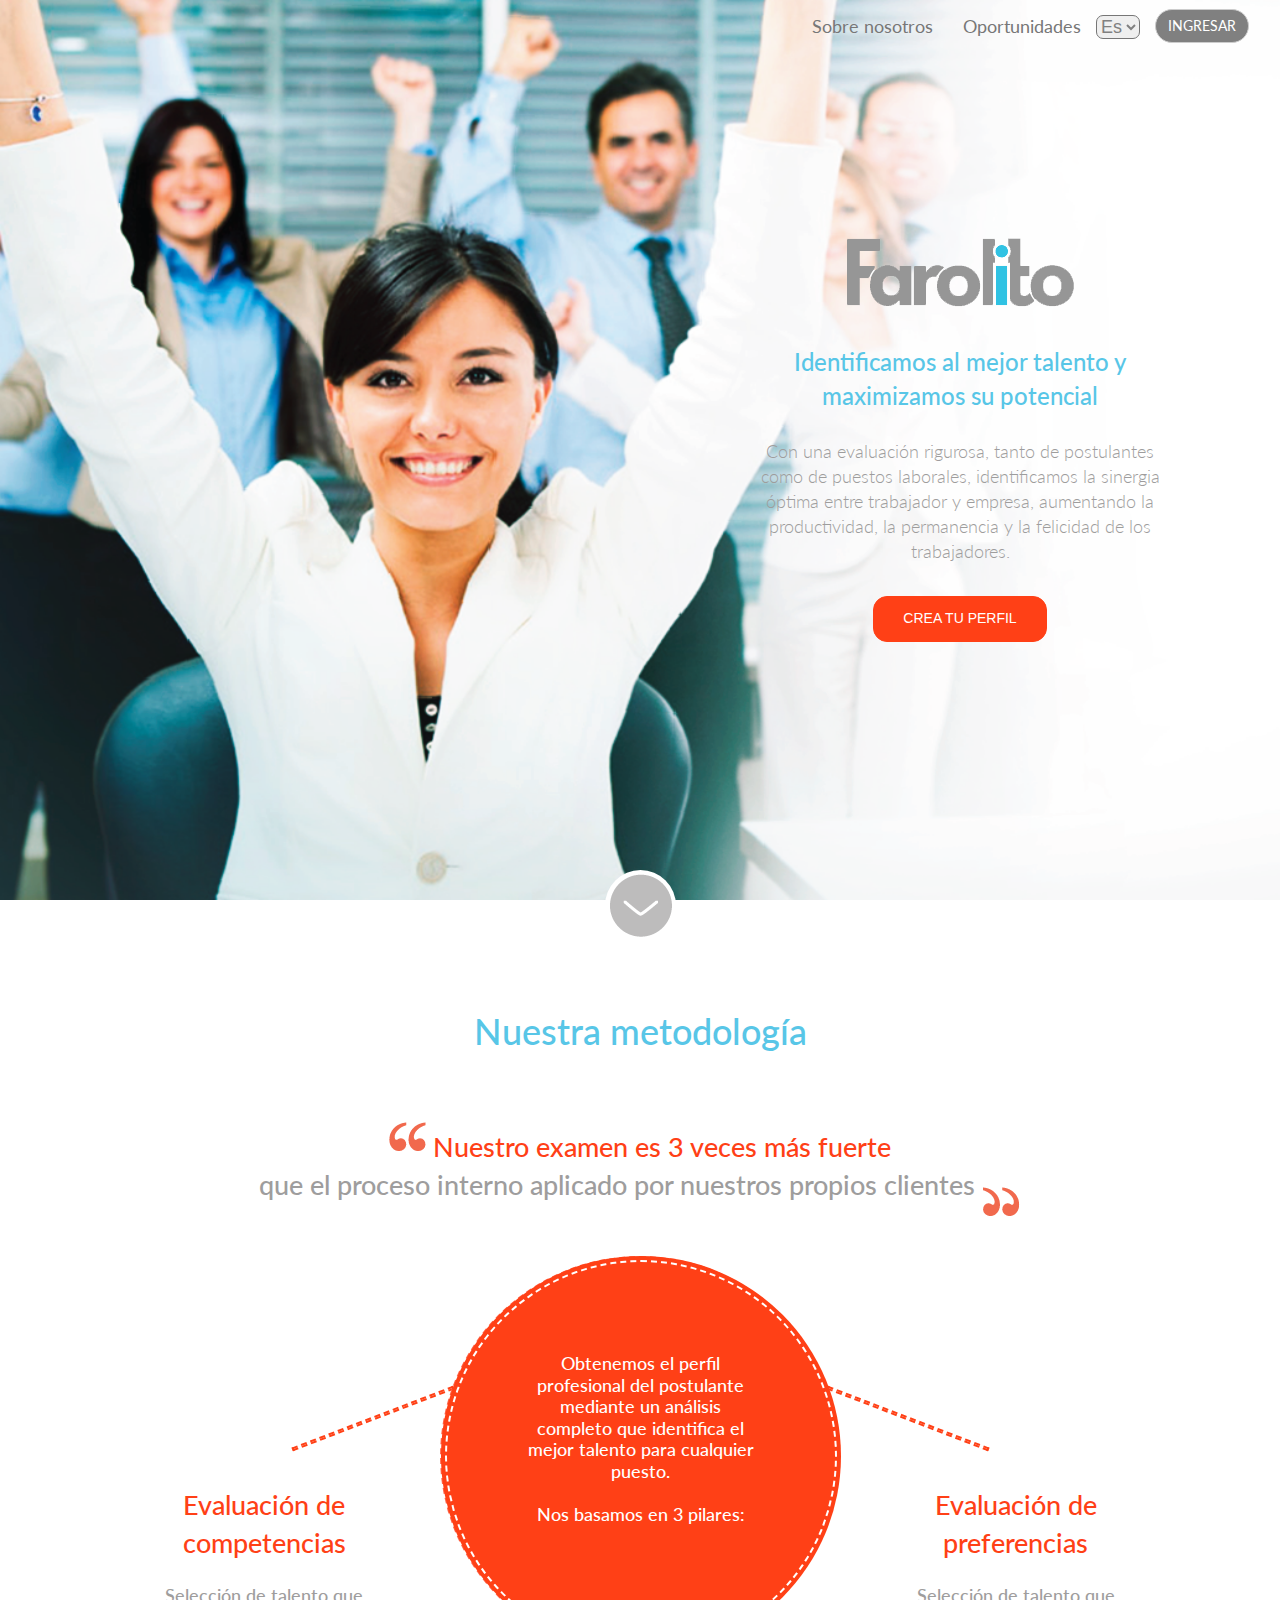
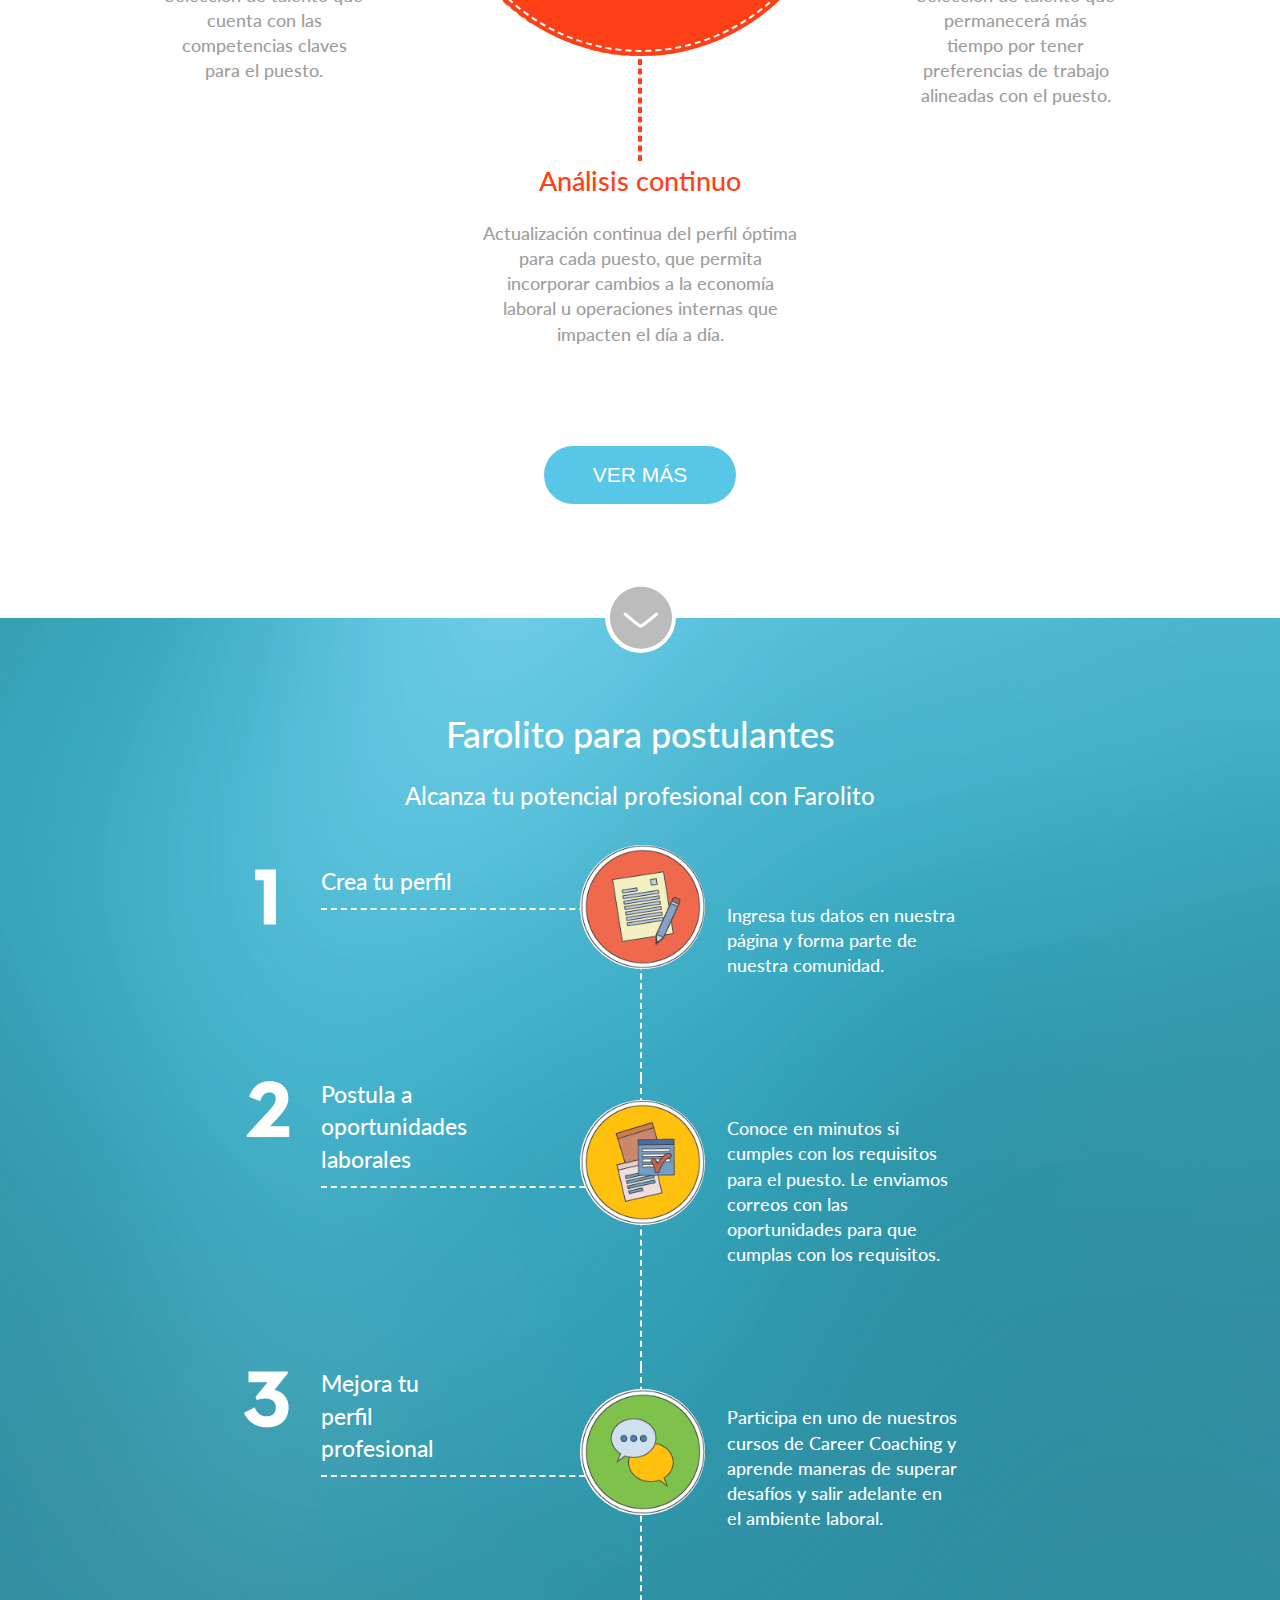
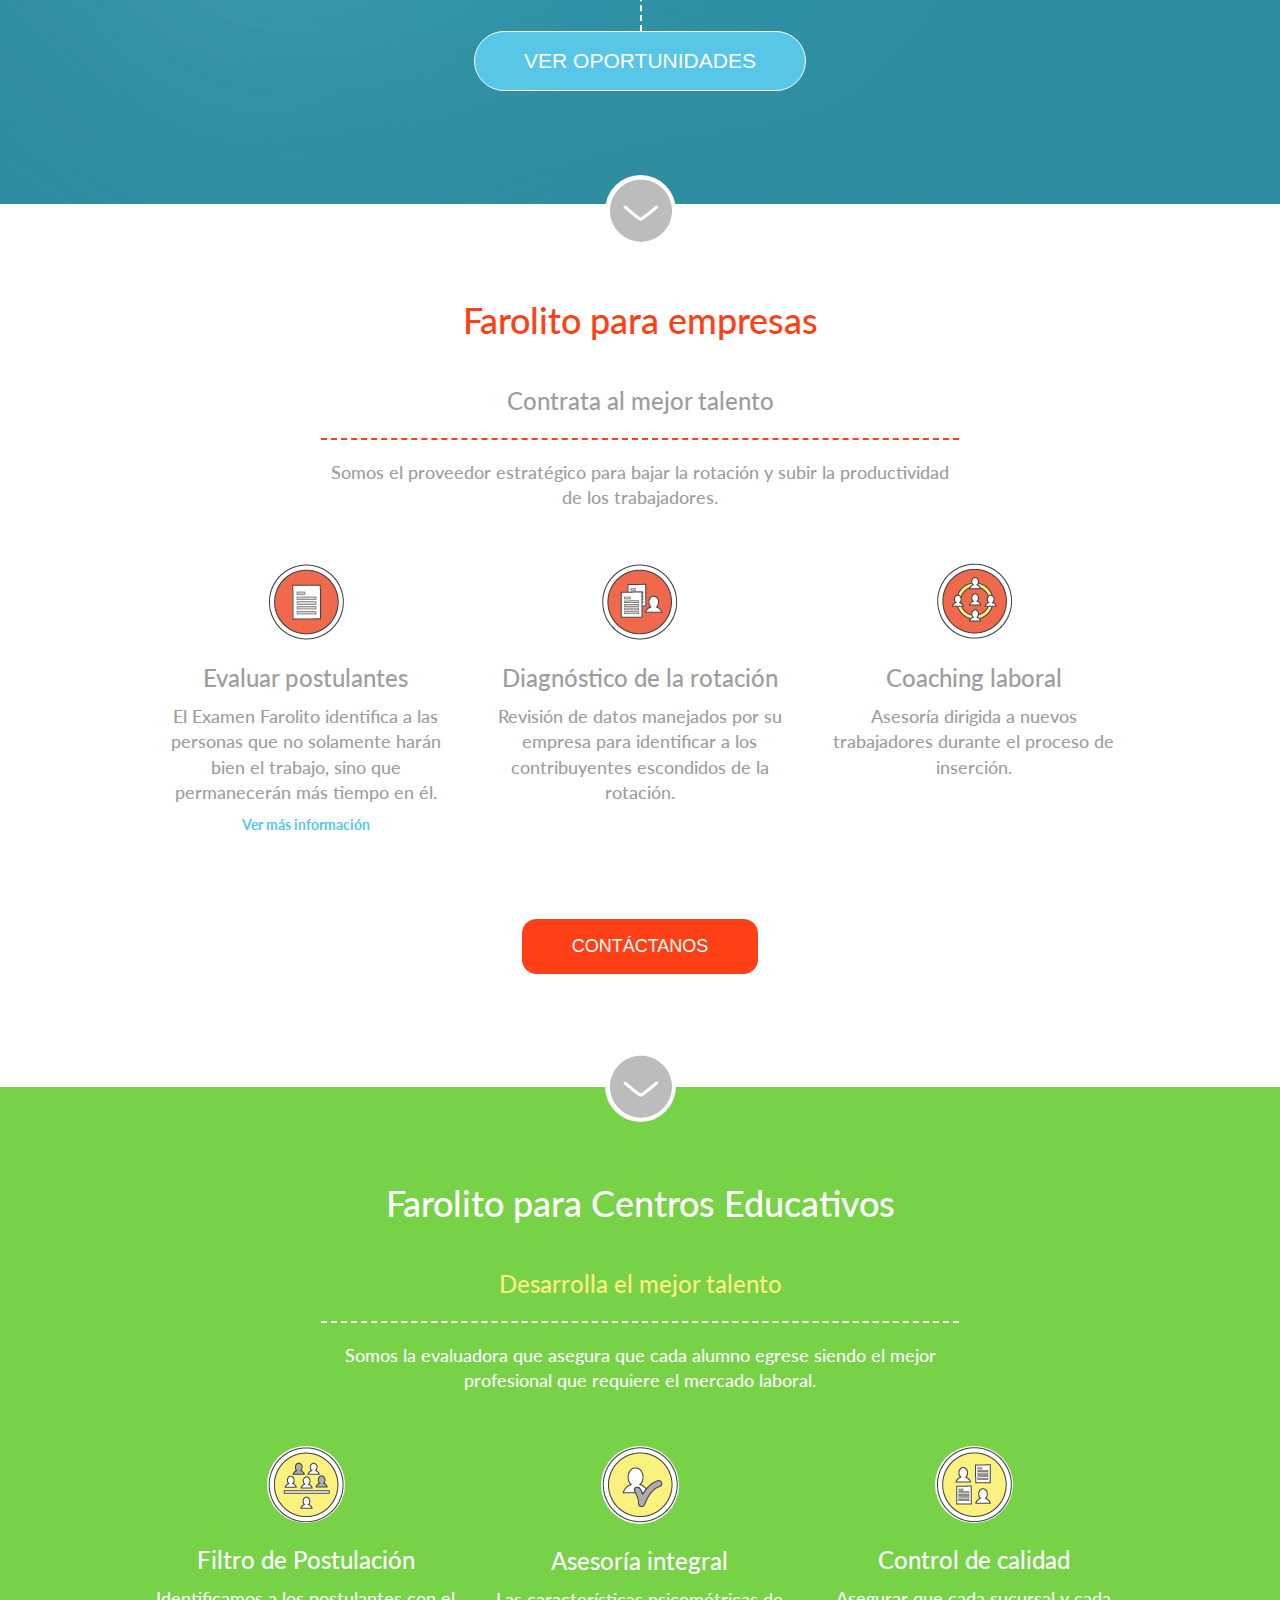
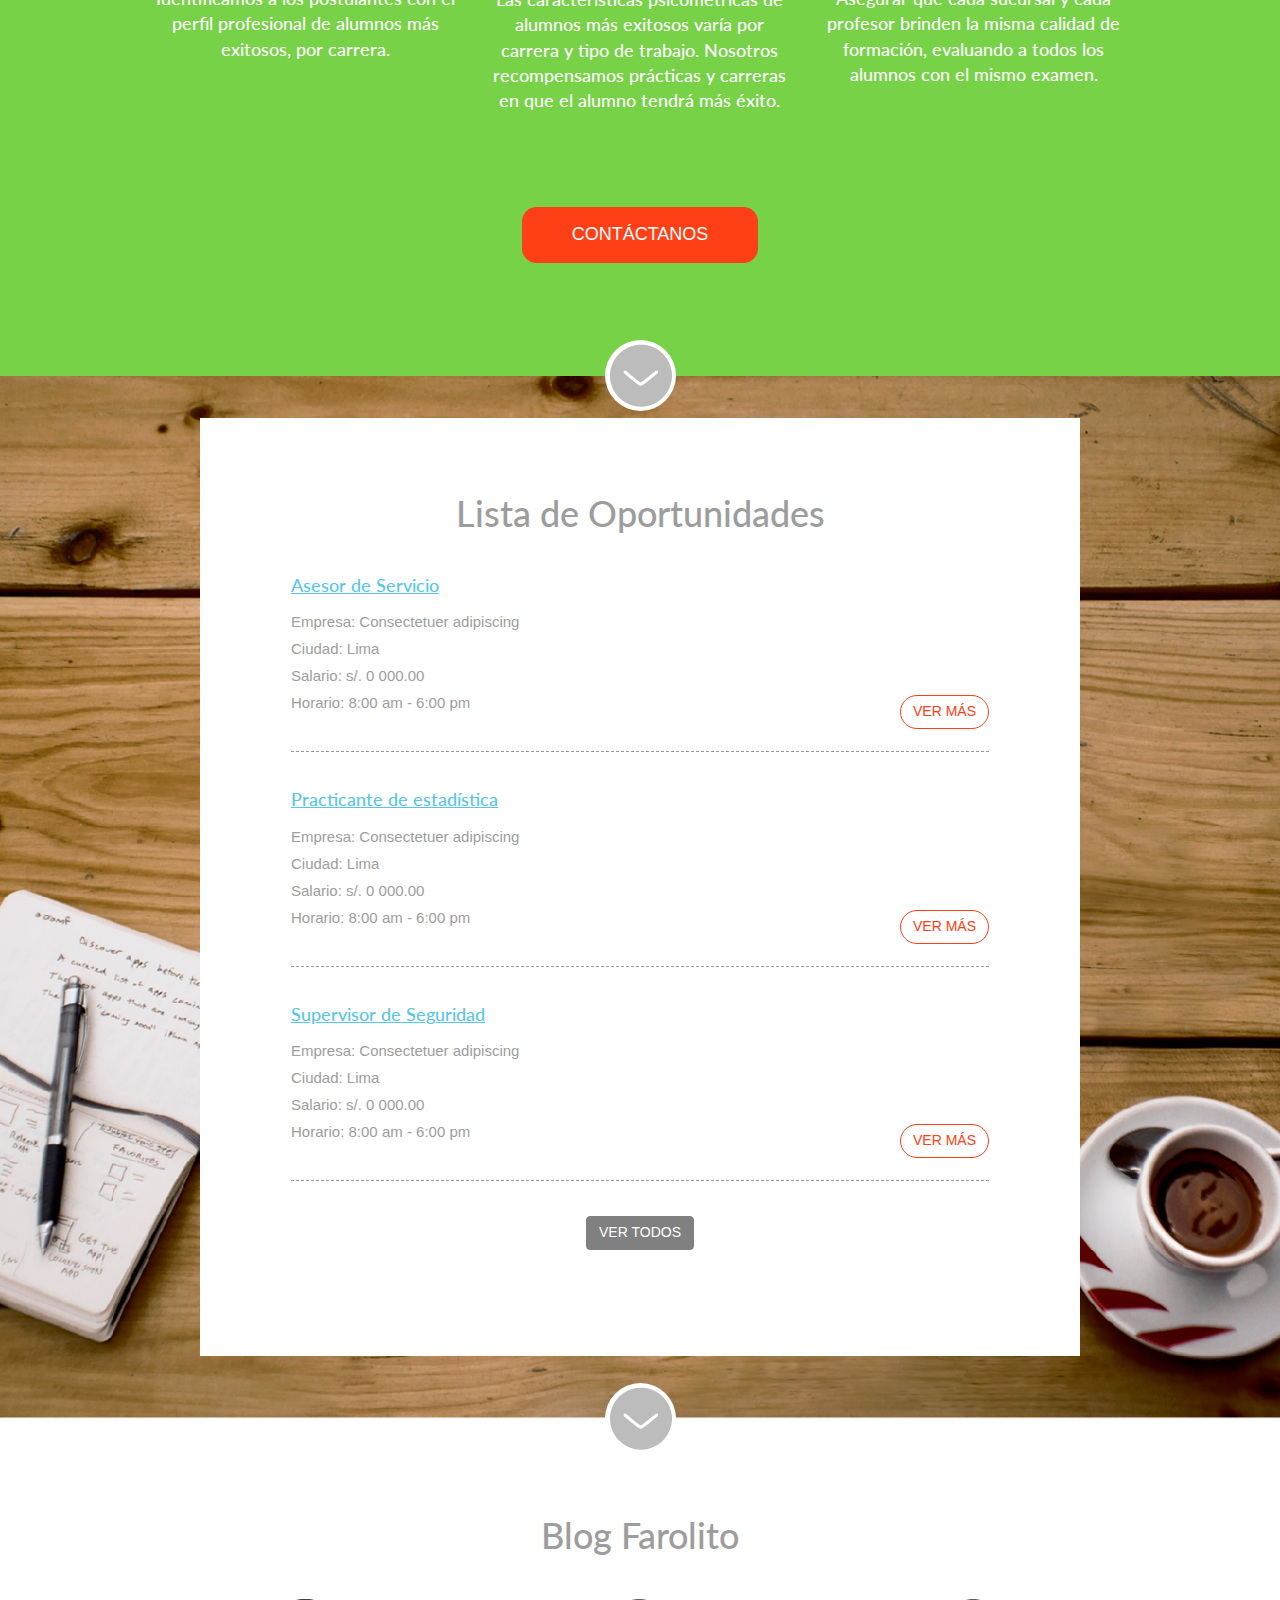
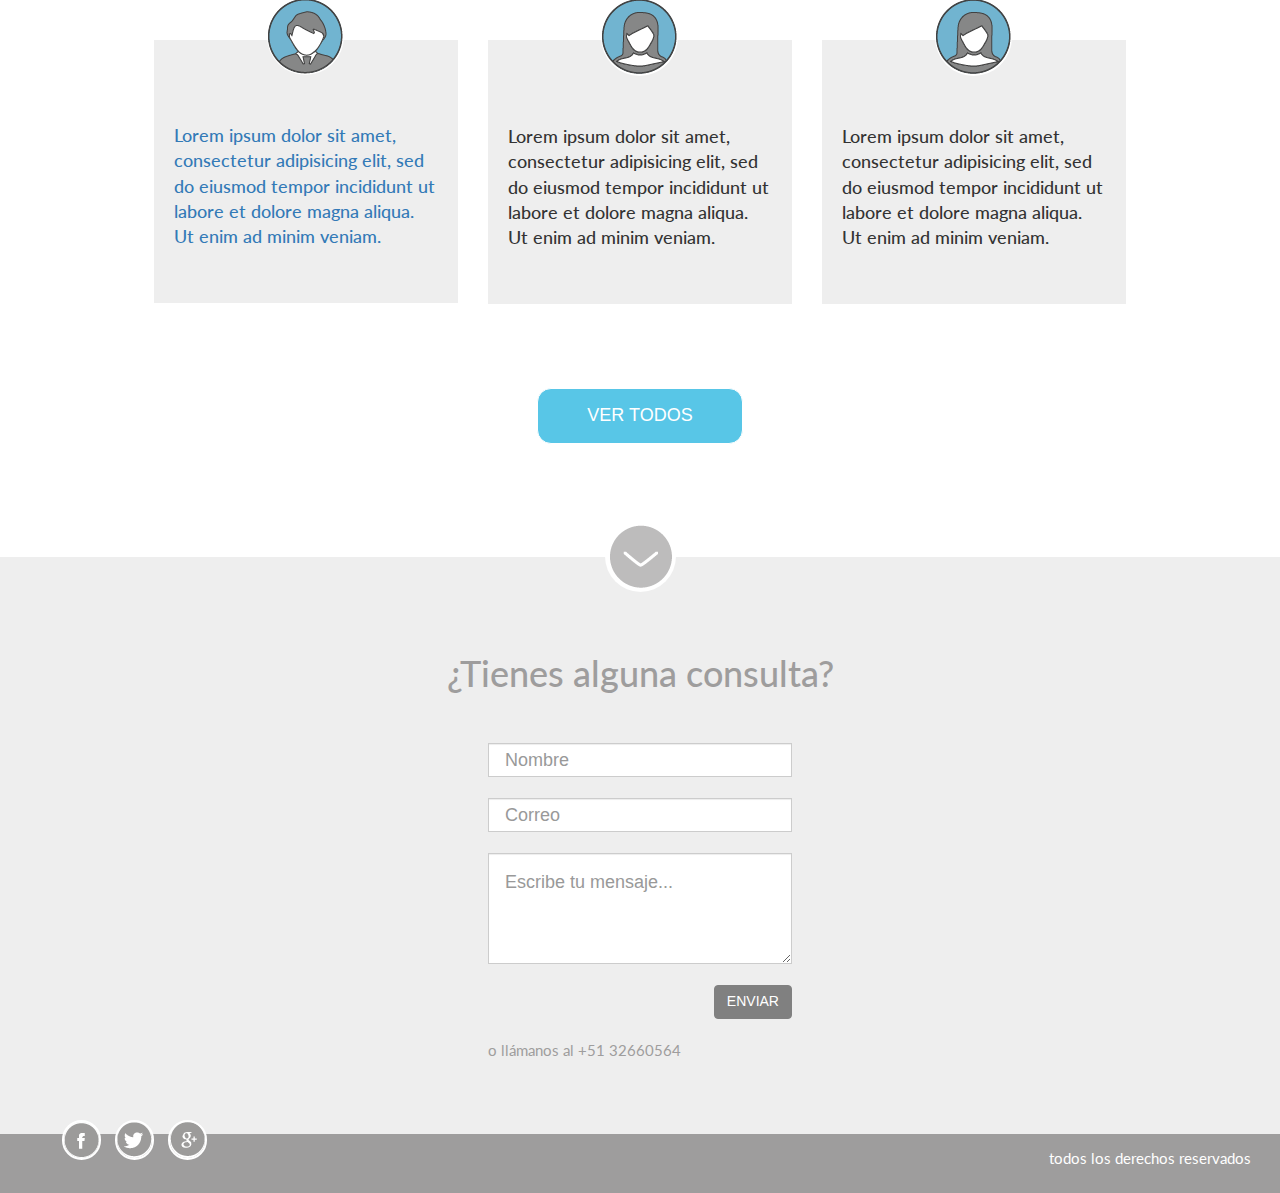
<file: index.html>
<!DOCTYPE>
<html>
	<head>
		<title>Farolito</title>
		<meta charset="utf-8">
		<!-- Responsiveness -->
		<meta name="viewport" content="width=device-width, initial-scale=1.0, user-scalable=no">
		<link rel="stylesheet" type="text/css" href="stylesheets/main.css">
		<link href='http://fonts.googleapis.com/css?family=Lato' rel='stylesheet' type='text/css'>
	</head>
	<body>
		<nav class="navbar navbar-default">
			  	<div class="container-fluid">
			    <!-- Brand and toggle get grouped for better mobile display -->
				    <div class="navbar-header">
				      <button type="button" class="navbar-toggle collapsed" data-toggle="collapse" data-target="#bs-example-navbar-collapse-1">
				        <span class="sr-only">Toggle navigation</span>
				        <span class="icon-bar"></span>
				        <span class="icon-bar"></span>
				        <span class="icon-bar"></span>
				        <button type="submit" class="btn btn-default crear-perfil">CREA TU PERFIL</button>
					  </button>
					</div>
					<!-- Collect the nav links, forms, and other content for toggling -->
				    <div class="collapse navbar-collapse" id="bs-example-navbar-collapse-1">
				      	<ul class="nav navbar-nav navbar-right">
				      		<li class="hidden-lg hidden-md hidden-sm"><a href="#">Home</a></li>
					        <li><a href="nosotros.html">Sobre nosotros</a></li>
					        <li class="hidden-lg hidden-md hidden-sm"><a href="#">Ingresa tu cuenta</a></li>
					        <li class="hidden-lg hidden-md hidden-sm"><a href="#">Crear cuenta</a></li>
					        <li class="hidden-lg hidden-md hidden-sm"><a href="#">Blog</a></li>
					        <li class="hidden-lg hidden-md hidden-sm" style="border-bottom: none; "><a href="#">Contáctanos</a></li>
					        <li class="hidden-xs"><a href="#">Oportunidades</a></li>
					        <li class="hidden-xs">
					        	<select class="opciones">
					        		<option>Es</option>
					        		<option>In</option>
					        	</select>
					        </li>
					        <li class="hidden-xs">
					        	<a href="#">
					        	<button type="button" class="btn btn-default" data-toggle="modal" data-target="#myModal">INGRESAR</button>
					        	</a>
					        </li>
					    </ul>
				    </div><!-- /.navbar-collapse -->
			  	</div><!-- /.container-fluid -->
		</nav>
		<section id="portada">
			<div class="row m-0">
				<div class="col-md-6"></div>
				<div class="col-md-6 text-center centrar">
					<img class="logo" src="assets/iconos/iconos-20.png">
					<h3>Identificamos al mejor talento y maximizamos su potencial</h3>
					<h4>Con una evaluación rigurosa, tanto de postulantes como de puestos laborales, identificamos la sinergia óptima entre trabajador y empresa, aumentando la productividad, la permanencia y la felicidad de los trabajadores.</h4>
					<button class="btn btn-default crear-perfil2 hidden-xs" type="submit">CREA TU PERFIL</button>
					<img src="assets/img/img-home2.jpg" class="hidden-lg hidden-md">
				</div>
			</div>
		</section>
		<section id="metodologia">
			<div class="container text-center">
				<div class="flecha arriba hidden-xs">
					<a href="#metodologia"><img src="assets/iconos/iconos-15.png"></a>
				</div>
				<h1>Nuestra metodología</h1>
				<div class="row m-0 pt hidden-xs">
					<div class="col-md-1"></div>
					<div class="col-md-10">
						<h3>
							<img src="assets/iconos/iconos-17.png" class="comilla1"><span>    Nuestro examen es 3 veces más fuerte</span><br>
							que el proceso interno aplicado por nuestros propios clientes    <img src="assets/iconos/iconos-18.png" class="comilla2"></h3>
					</div>
				</div>
				<div class="row m-0 text-center pt">
					<div class="col-md-3">
						<hr class="izquierda">
						<div class="pilares">
							<h3>Evaluación de competencias</h3>
							<h4>Selección de talento que cuenta con las competencias claves para el puesto.</h4>
						</div>
					</div>
					<div class="col-md-6">
						<div class="overlay hidden-xs">
							<h4>"El corazon de nuestra metodología es nuestro propio exámen"</h4>
							<img src="assets/iconos/iconos-19.png">
						</div>
						<div class="circulo-grande hidden-xs">
							<div class="circulo hidden-xs">
								<div class="circulo-parrafo hidden-xs">
									<h4>Obtenemos el perfil profesional del postulante mediante un análisis completo que identifica el mejor talento para cualquier puesto. <br><br>
									Nos basamos en 3 pilares:</h4>
								</div>
							</div>
						</div>
						<hr class="centro">
						<div class="analisis">
							<div>
								<h3>Análisis continuo</h3>
								<h4>Actualización continua del perfil óptima para cada puesto, que permita incorporar cambios a la economía laboral u operaciones internas que impacten el día a día.</h4>
							</div>							
						</div>
					</div>
					<div class="col-md-3 mb">
						<hr class="derecha">
						<div class="pilares">
							<h3>Evaluación de <br> preferencias</h3>
							<h4>Selección de talento que permanecerá más tiempo por tener preferencias de trabajo alineadas con el puesto.</h4>
						</div>
					</div>
				</div>
				<button class="btn btn-danger btn-contactos-celeste mt hidden-xs">VER MÁS</button>
				<div class="flecha text-center hidden-xs">
					<a href="#postulante"><img src="assets/iconos/iconos-15.png"></a>
				</div>
			</div>
		</section>
		<section id="postulante">
			<div class="container">
				<h1 class="text-center">Farolito para postulantes</h1>
				<h3 class="text-center hidden-xs">Alcanza tu potencial profesional con Farolito</h3>
				<div class="row m-0 pt">
					<div class="col-md-2 text-right">
						<div class="numero"><img src="assets/iconos/numeros-39.png"></div>
					</div>
					<div class="col-md-4">
						<div class="potencial">
							<div class="circle"><img src="assets/iconos/iconos-09.png"></div>
							<div class="subtitulo"><h3>Crea tu perfil</h3></div>
						</div>
					</div>
					<div class="col-md-4 li">
						<div class="informacion">
							<h4>Ingresa tus datos en nuestra página y forma parte de nuestra comunidad.</h4>
						</div>
					</div>
				</div>
				<div class="row m-0">
					<div class="col-md-2 text-right">
						<div class="numero"><img src="assets/iconos/numeros-37.png"></div>
					</div>
					<div class="col-md-4">
						<div class="potencial">
							<div class="circle pt-42 circulo2"><img src="assets/iconos/iconos-10.png"></div>
							<div class="subtitulo"><h3>Postula a oportunidades <br> laborales</h3></div>
						</div>
					</div>
					<div class="col-md-4 li">
						<div class="informacion">
							<h4>Conoce en minutos si cumples con los requisitos para el puesto. Le enviamos correos con las oportunidades para que cumplas con los requisitos.</h4>
						</div>
					</div>
				</div>
				<div class="row m-0">
					<div class="col-md-2 text-right">
						<div class="numero"><img src="assets/iconos/numeros-38.png"></div>
					</div>
					<div class="col-md-4">
						<div class="potencial">
							<div class="circle pt-42 circulo3"><img src="assets/iconos/iconos-11.png"></div>
							<div class="subtitulo"><h3>Mejora tu perfil profesional</h3></div>
						</div>
					</div>
					<div class="col-md-4 li">
						<div class="informacion">
							<h4>Participa en uno de nuestros cursos de Career Coaching y aprende maneras de superar desafíos y salir adelante en el ambiente laboral.</h4>
						</div>
					</div>
				</div>
				<div class="text-center"><button class="btn btn-danger btn-contactos-celeste hidden-xs">VER OPORTUNIDADES</button></div>
				<div class="flecha text-center hidden-xs">
					<a href="#empresa"><img src="assets/iconos/iconos-15.png"></a>
				</div>
			</div>
		</section>
		<section id="empresa">
			<div class="container text-center">
				<h1>Farolito para empresas</h1>
				<div class="row m-0">
					<div class="col-md-2"></div>
					<div class="col-md-8">
						<h3 class="border">Contrata al mejor talento</h3>
					</div>
				</div>
				<div class="row m-0 hidden-xs">
					<div class="col-md-2"></div>
					<div class="col-md-8">
						<h4>Somos el proveedor estratégico para bajar la rotación y subir la productividad de los trabajadores.</h4>
					</div>
				</div>
				<div class="row m-0 pt">
					<div class="col-md-4 mb">
						<div class="img-evaluacion">
							<img src="assets/iconos/iconos-03.png">
						</div>
						<div class="titulo"><h3>Evaluar postulantes</h3></div>
						<div class="parrafo">
							<h4>El Examen Farolito identifica a las personas que no solamente harán bien el trabajo, sino que permanecerán más tiempo en él.</h4>
						</div>
						<strong>Ver más información</strong>
					</div>
					<div class="col-md-4 mb">
						<div class="img-evaluacion">
							<img src="assets/iconos/iconos-04.png">
						</div>
						<div class="titulo"><h3>Diagnóstico de la rotación</h3></div>
						<div class="parrafo">
							<h4>Revisión de datos manejados por su empresa para identificar a los contribuyentes escondidos de la rotación.</h4>
						</div>
					</div>
					<div class="col-md-4 mb">
						<div class="img-evaluacion">
							<img src="assets/iconos/iconos-05.png">
						</div>
						<div class="titulo"><h3>Coaching laboral</h3></div>
						<div class="parrafo">
							<h4>Asesoría dirigida a nuevos trabajadores durante el proceso de inserción.</h4>
						</div>
					</div>
				</div>
				<button class="btn btn-danger btn-contactos mt">CONTÁCTANOS</button>
				<div class="flecha text-center hidden-xs">
					<a href="#centros-educativos"><img src="assets/iconos/iconos-15.png"></a>
				</div>
			</div>
		</section>
		<section id="centros-educativos">
			<div class="container text-center">
				<h1>Farolito para Centros Educativos</h1>
				<div class="row m-0">
					<div class="col-md-2"></div>
					<div class="col-md-8">
						<h3 class="border">Desarrolla el mejor talento</h3>
					</div>
				</div>
				<div class="row m-0 hidden-xs">
					<div class="col-md-2"></div>
					<div class="col-md-8">
						<h4>Somos la evaluadora que asegura que cada alumno egrese siendo el mejor profesional que requiere el mercado laboral.</h4>
					</div>
				</div>
				<div class="row m-0 pt">
					<div class="col-md-4 mb">
						<div class="img-evaluacion">
							<img src="assets/iconos/iconos-06.png" class="img-circular">
						</div>
						<div class="titulo"><h3>Filtro de Postulación</h3></div>
						<div class="parrafo">
							<h4>Identificamos a los postulantes con el perfil profesional de alumnos más exitosos, por carrera.</h4>
						</div>
					</div>
					<div class="col-md-4 mb">
						<div class="img-evaluacion">
							<img src="assets/iconos/iconos-07.png" class="img-circular">
						</div>
						<div class="titulo"><h3>Asesoría integral</h3></div>
						<div class="parrafo">
							<h4>Las características psicométricas de alumnos más exitosos varía por carrera y tipo de trabajo. Nosotros recompensamos prácticas y carreras en que el alumno tendrá más éxito.</h4>
						</div>
					</div>
					<div class="col-md-4 mb">
						<div class="img-evaluacion">
							<img src="assets/iconos/iconos-08.png" class="img-circular">
						</div>
						<div class="titulo"><h3>Control de calidad</h3></div>
						<div class="parrafo">
							<h4>Asegurar que cada sucursal y cada profesor brinden la misma calidad de formación, evaluando a todos los alumnos con el mismo examen.</h4>
						</div>
					</div>
				</div>
				<button class="btn btn-danger btn-contactos mt">CONTÁCTANOS</button>
				<div class="flecha text-center hidden-xs">
					<a href="#oportunidades"><img src="assets/iconos/iconos-15.png"></a>
				</div>
			</div>
		</section>
		<section id="oportunidades" class="hidden-xs">
			<div class="container">
				<div class="cuadro">
					<h1 class="text-center">Lista de Oportunidades</h1>
					<div class="servicio">
						<h4><u>Asesor de Servicio</u></h4>
						<ul>
							<li>Empresa: Consectetuer adipiscing</li>
							<li>Ciudad: Lima</li>
							<li>Salario: s/. 0 000.00</li>
							<li>Horario: 8:00 am - 6:00 pm</li>
						</ul>
						<button class="btn btn-danger btn-vermas">VER MÁS</button>
					</div>
					<div class="servicio">
						<h4><u>Practicante de estadística</u></h4>
						<ul>
							<li>Empresa: Consectetuer adipiscing</li>
							<li>Ciudad: Lima</li>
							<li>Salario: s/. 0 000.00</li>
							<li>Horario: 8:00 am - 6:00 pm</li>
						</ul>
						<button class="btn btn-danger btn-vermas">VER MÁS</button>
					</div>
					<div class="servicio">
						<h4><u>Supervisor de Seguridad</u></h4>
						<ul>
							<li>Empresa: Consectetuer adipiscing</li>
							<li>Ciudad: Lima</li>
							<li>Salario: s/. 0 000.00</li>
							<li>Horario: 8:00 am - 6:00 pm</li>
						</ul>
						<button class="btn btn-danger btn-vermas">VER MÁS</button>
					</div>
					<div class="boton text-center">
						<button class="btn btn-danger btn-vertodos">VER TODOS</button>
					</div>
					<div class="flecha text-center hidden-xs">
						<a href="#blog"><img src="assets/iconos/iconos-15.png"></a>
					</div>
				</div>
			</div>
		</section>
		<section id="blog">
			<div class="container text-center">
				<h1 class="text-center">Blog Farolito</h1>
				<div class="row m-0 grid-blog">
					<div class="col-md-4 text-center mb">
						<div class="background">
							<img src="assets/iconos/iconos-22.png">
							<div class="comentario">
								<a href="blog.html"><h4>Lorem ipsum dolor sit amet, consectetur adipisicing elit, sed do eiusmod tempor incididunt ut labore et dolore magna aliqua. Ut enim ad minim veniam.</h4></a>
							</div>
						</div>
					</div>
					<div class="col-md-4 text-center mb">
						<div class="background">
							<img src="assets/iconos/iconos-23.png">
							<div class="comentario">
								<h4>Lorem ipsum dolor sit amet, consectetur adipisicing elit, sed do eiusmod tempor incididunt ut labore et dolore magna aliqua. Ut enim ad minim veniam.</h4>
							</div>
						</div>
					</div>
					<div class="col-md-4 text-center mb">
						<div class="background">
							<img src="assets/iconos/iconos-23.png">
							<div class="comentario">
								<h4>Lorem ipsum dolor sit amet, consectetur adipisicing elit, sed do eiusmod tempor incididunt ut labore et dolore magna aliqua. Ut enim ad minim veniam.</h4>
							</div>
						</div>
					</div>
				</div>
				<button class="btn btn-danger btn-contactos-celeste mt">VER TODOS</button>
				<div class="flecha text-center hidden-xs">
					<a href="#contactos"><img src="assets/iconos/iconos-15.png"></a>
				</div>
			</div>
		</section>
		<section id="contactos">
			<div class="container text-center">
				<h1>¿Tienes alguna consulta?</h1>
				<div class="row m-0 formulario">
					<div class="col-md-4"></div>
					<div class="col-md-4">
						<input type="text" class="form-control" placeholder="Nombre">
						<input type="text" class="form-control" placeholder="Correo">
						<textarea class="form-control" rows="3" placeholder="Escribe tu mensaje..."></textarea>
						<div class="boton text-right">
							<button class="btn btn-danger btn-vertodos">ENVIAR</button>
						</div>
						<div class="llamanos text-left"><p>o llámanos al +51 32660564</p></div>
					</div>
				</div>
			</div>
		</section>
		<footer>
			<div class="container-fluid">
				<ul class="iconos-redes clearfix">
					<li><img src="assets/iconos/iconos-12.png"></li>
					<li><img src="assets/iconos/iconos-13.png"></li>
					<li><img src="assets/iconos/iconos-14.png"></li>
				</ul>
				<div class="derechos-reservados"><p>todos los derechos reservados</p></div>
			</div>
		</footer>

		<!---pop ap-->
		<div class="modal fade" id="myModal" tabindex="-1" role="dialog" aria-labelledby="myModalLabel" aria-hidden="true">
		  <div class="modal-dialog">
		    <div class="modal-content inicial">
		      <div class="modal-header uno">
		        <h2 class="modal-title" id="myModalLabel"><strong>Ingresa a tu cuenta</strong></h2>
		      </div>
		      <div class="modal-body">
		        <input type="text" class="form-control mb-21" placeholder="Usuario">
		        <input type="text" class="form-control mb-21" placeholder="Contraseña">
		        <div class="text-right"><button type="button" class="btn btn-primary">INGRESAR</button></div>
		        <h5><a href="">¿Olvidaste tu contraseña?</a></h5>
		        <h5><a href="">¿No estás registrado? crea tu cuenta aquí</a></h5>
		      </div>
		    </div>
		  </div>
		</div>

		<script src="https://ajax.googleapis.com/ajax/libs/jquery/1.11.2/jquery.min.js"></script>
		<!-- Javascripts de Bootstrap -->
		<script src="javascripts/b3/collapse.js"></script>
		<script src="javascripts/b3/transition.js"></script>
		<script src="https://maxcdn.bootstrapcdn.com/bootstrap/3.3.2/js/bootstrap.min.js"></script>
		<script src="efectos.js"></script>
		<script>
			$(function() {
			  $('a[href*=#]:not([href=#])').click(function() {
			    if (location.pathname.replace(/^\//,'') == this.pathname.replace(/^\//,'') && location.hostname == this.hostname) {
			      var target = $(this.hash);
			      target = target.length ? target : $('[name=' + this.hash.slice(1) +']');
			      if (target.length) {
			        $('html,body').animate({
			          scrollTop: target.offset().top
			        }, 1000);
			        return false;
			      }
			    }
			  });
			});
		</script>
	</body>	
</html>
</file>
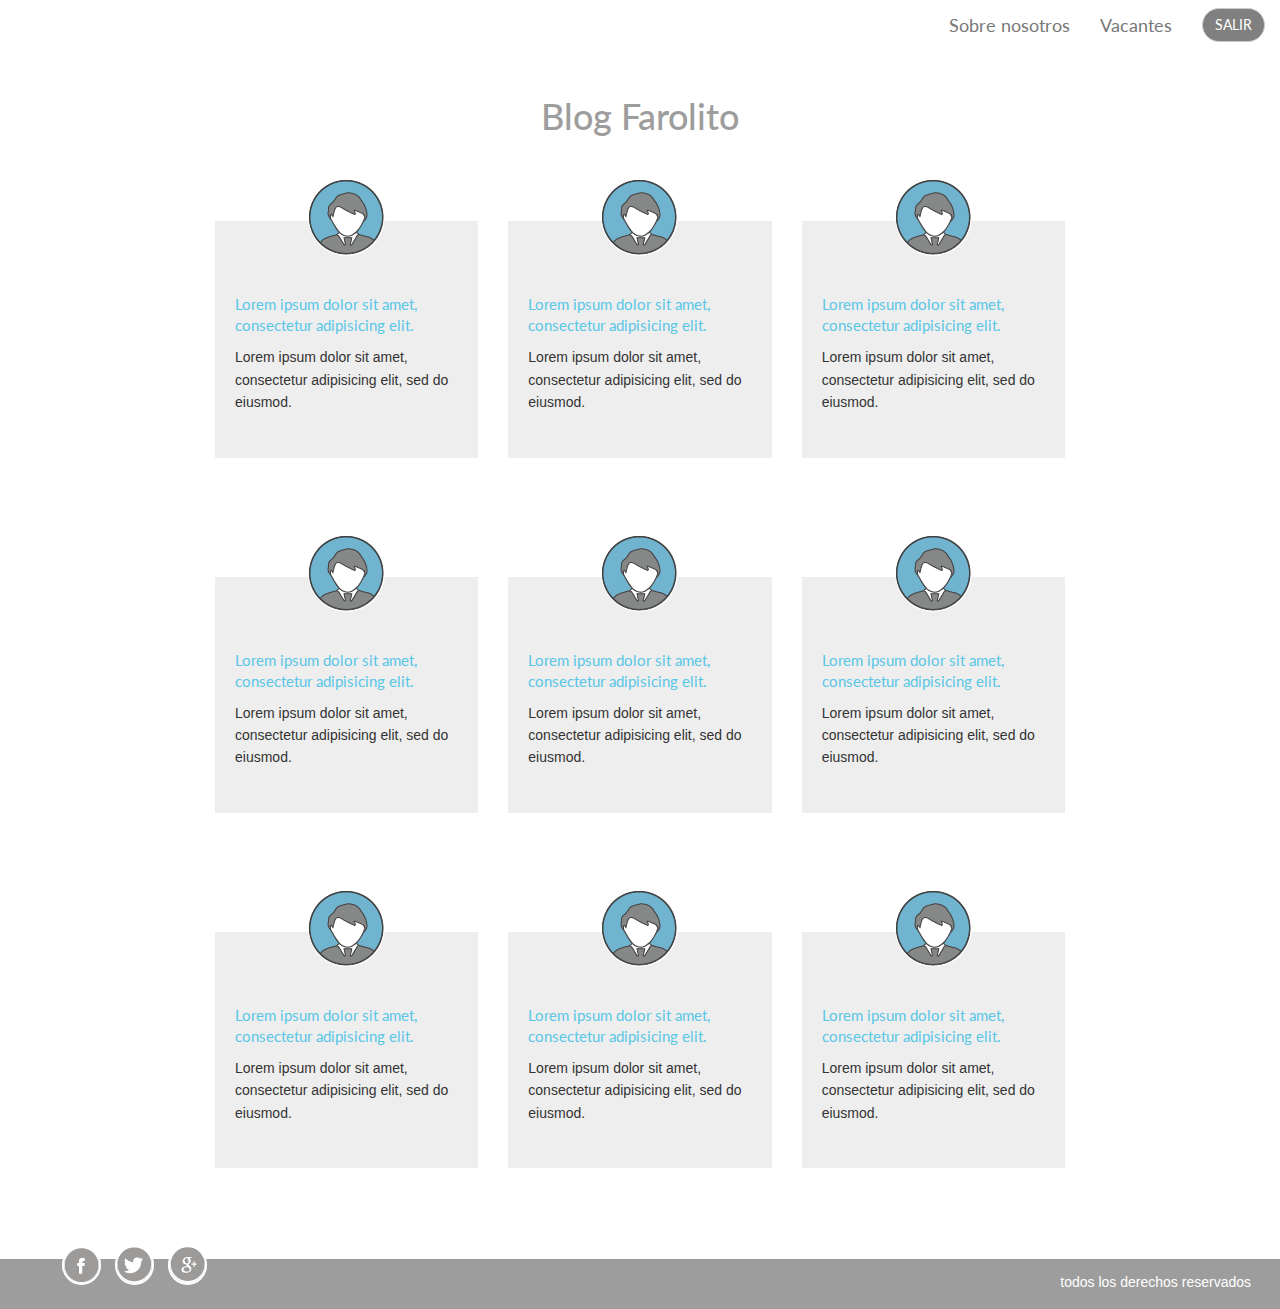
<file: blog-todos.html>
<!DOCTYPE>
<html>
	<head>
		<title>Farolito-blog</title>
		<meta charset="utf-8">
		<!-- Responsiveness -->
		<meta name="viewport" content="width=device-width, initial-scale=1.0, user-scalable=no">
		<link rel="stylesheet" type="text/css" href="stylesheets/main.css">
		<link href='http://fonts.googleapis.com/css?family=Lato' rel='stylesheet' type='text/css'>
	</head>
	<body>
		<nav class="navbar navbar-default navbar-fixed-top">
			<div class="container-fluid">
		    <!-- Brand and toggle get grouped for better mobile display -->
			    <div class="navbar-header">
			      <button type="button" class="navbar-toggle collapsed" data-toggle="collapse" data-target="#bs-example-navbar-collapse-1">
			        <span class="sr-only">Toggle navigation</span>
			        <span class="icon-bar"></span>
			        <span class="icon-bar"></span>
			        <span class="icon-bar"></span>
			        <button type="submit" class="btn btn-default crear-perfil">CREA TU PERFIL</button>
				  </button>
				</div>
				<!-- Collect the nav links, forms, and other content for toggling -->
			    <div class="collapse navbar-collapse" id="bs-example-navbar-collapse-1">
			      	<ul class="nav navbar-nav navbar-right">
				        <li><a href="#">Sobre nosotros</a></li>
				        <li><a href="#">Vacantes</a></li>
				        <li>
				        	<a href="#">
				        	<button type="submit" class="btn btn-default">SALIR</button>
				        	</a>
				        </li>
				    </ul>
			    </div><!-- /.navbar-collapse -->
			</div><!-- /.container-fluid -->
		</nav>
		<section id="blog2">
			<div class="container text-center">
				<h1 class="text-center">Blog Farolito</h1>
				<div class="row m-0 grid-blog">
					<div class="col-md-4 text-center mb">
						<div class="background">
							<img src="assets/iconos/iconos-22.png">
							<div class="comentario">
								<p class="celeste">Lorem ipsum dolor sit amet, consectetur adipisicing elit.</p>
								Lorem ipsum dolor sit amet, consectetur adipisicing elit, sed do eiusmod.
							</div>
						</div>
					</div>
					<div class="col-md-4 text-center mb">
						<div class="background">
							<img src="assets/iconos/iconos-22.png">
							<div class="comentario">
								<p class="celeste">Lorem ipsum dolor sit amet, consectetur adipisicing elit.</p>
								Lorem ipsum dolor sit amet, consectetur adipisicing elit, sed do eiusmod.
							</div>
						</div>
					</div>
					<div class="col-md-4 text-center mb">
						<div class="background">
							<img src="assets/iconos/iconos-22.png">
							<div class="comentario">
								<p class="celeste">Lorem ipsum dolor sit amet, consectetur adipisicing elit.</p>
								Lorem ipsum dolor sit amet, consectetur adipisicing elit, sed do eiusmod.
							</div>
						</div>
					</div>
				</div>
				<div class="row m-0 grid-blog">
					<div class="col-md-4 text-center mb">
						<div class="background">
							<img src="assets/iconos/iconos-22.png">
							<div class="comentario">
								<p class="celeste">Lorem ipsum dolor sit amet, consectetur adipisicing elit.</p>
								Lorem ipsum dolor sit amet, consectetur adipisicing elit, sed do eiusmod.
							</div>
						</div>
					</div>
					<div class="col-md-4 text-center mb">
						<div class="background">
							<img src="assets/iconos/iconos-22.png">
							<div class="comentario">
								<p class="celeste">Lorem ipsum dolor sit amet, consectetur adipisicing elit.</p>
								Lorem ipsum dolor sit amet, consectetur adipisicing elit, sed do eiusmod.
							</div>
						</div>
					</div>
					<div class="col-md-4 text-center mb">
						<div class="background">
							<img src="assets/iconos/iconos-22.png">
							<div class="comentario">
								<p class="celeste">Lorem ipsum dolor sit amet, consectetur adipisicing elit.</p>
								Lorem ipsum dolor sit amet, consectetur adipisicing elit, sed do eiusmod.
							</div>
						</div>
					</div>
				</div>
				<div class="row m-0 grid-blog">
					<div class="col-md-4 text-center mb">
						<div class="background">
							<img src="assets/iconos/iconos-22.png">
							<div class="comentario">
								<p class="celeste">Lorem ipsum dolor sit amet, consectetur adipisicing elit.</p>
								Lorem ipsum dolor sit amet, consectetur adipisicing elit, sed do eiusmod.
							</div>
						</div>
					</div>
					<div class="col-md-4 text-center mb">
						<div class="background">
							<img src="assets/iconos/iconos-22.png">
							<div class="comentario">
								<p class="celeste">Lorem ipsum dolor sit amet, consectetur adipisicing elit.</p>
								Lorem ipsum dolor sit amet, consectetur adipisicing elit, sed do eiusmod.
							</div>
						</div>
					</div>
					<div class="col-md-4 text-center mb">
						<div class="background">
							<img src="assets/iconos/iconos-22.png">
							<div class="comentario">
								<p class="celeste">Lorem ipsum dolor sit amet, consectetur adipisicing elit.</p>
								Lorem ipsum dolor sit amet, consectetur adipisicing elit, sed do eiusmod.
							</div>
						</div>
					</div>
				</div>
			</div>
		</section>
		<footer>
			<div class="container-fluid">
				<ul class="iconos-redes clearfix">
					<li><img src="assets/iconos/iconos-12.png"></li>
					<li><img src="assets/iconos/iconos-13.png"></li>
					<li><img src="assets/iconos/iconos-14.png"></li>
				</ul>
				<div class="derechos-reservados">todos los derechos reservados</div>
			</div>
		</footer>
	</body>
</html>
</file>
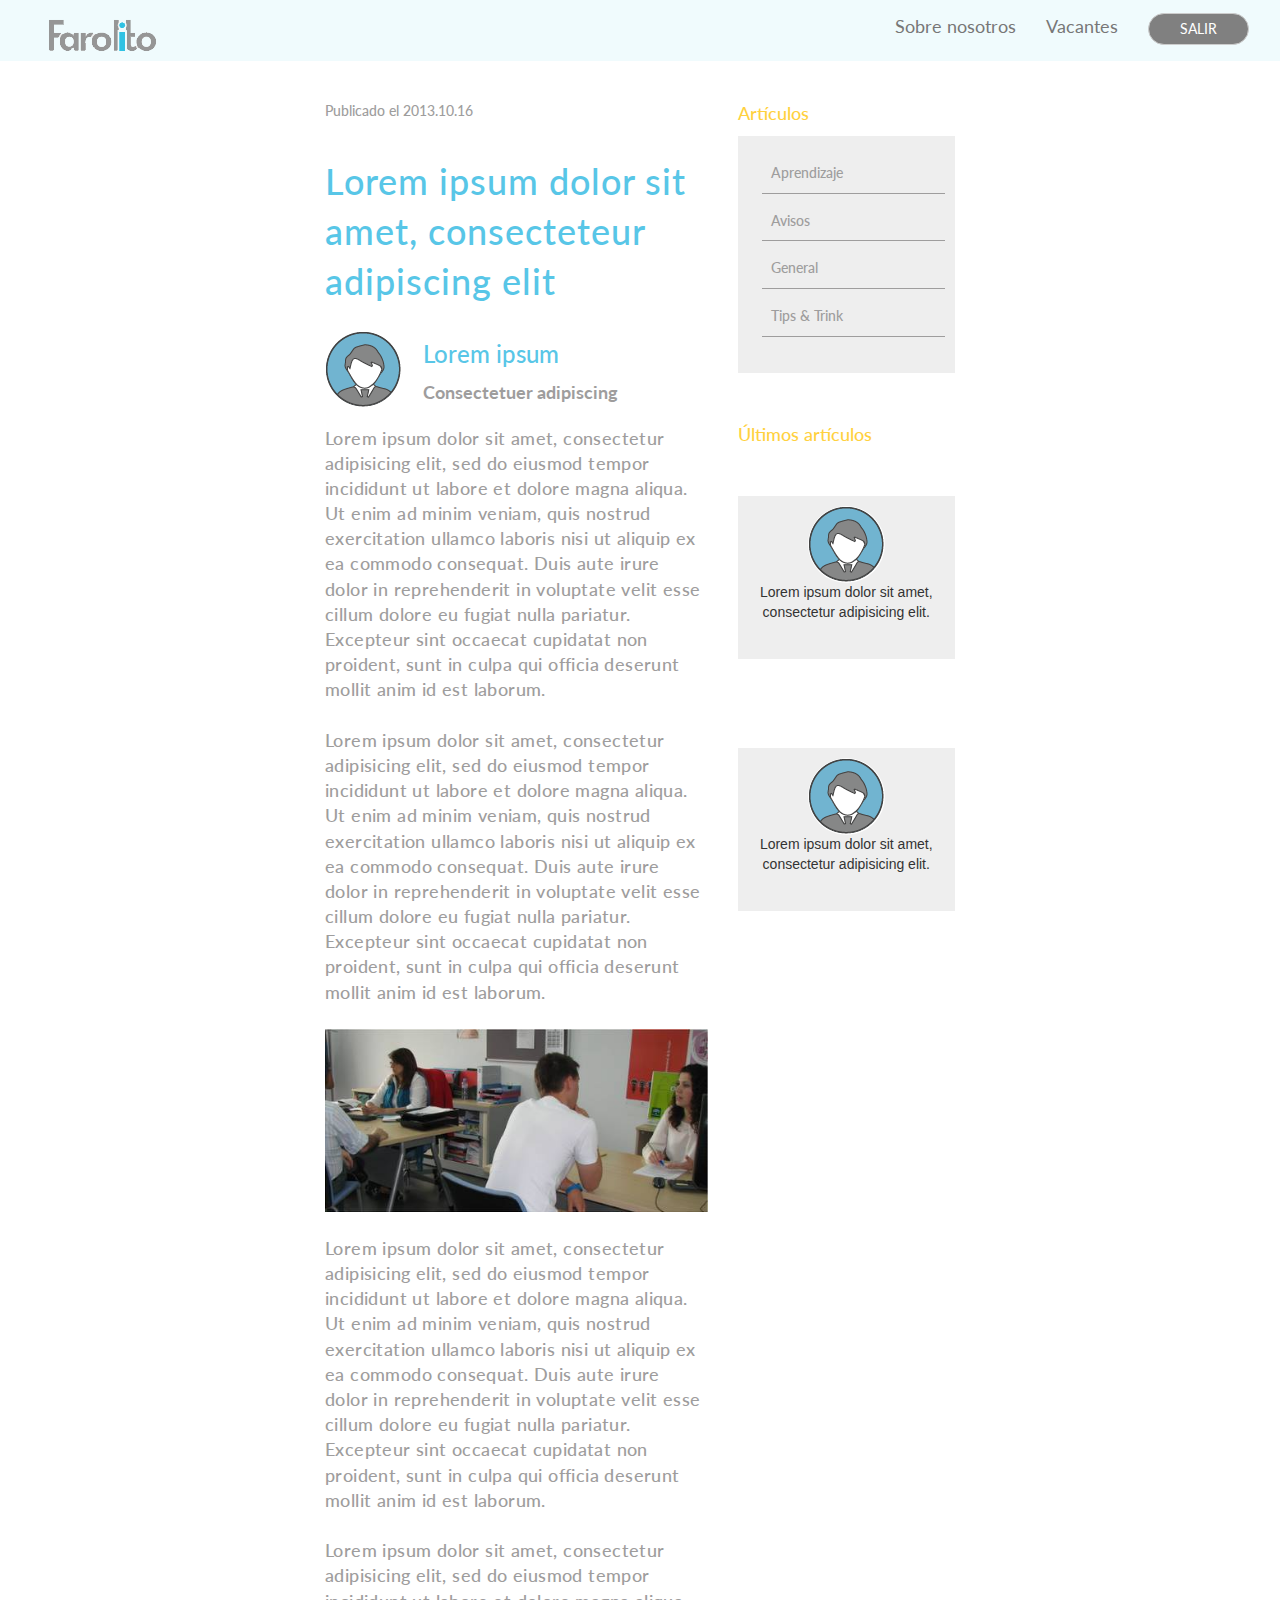
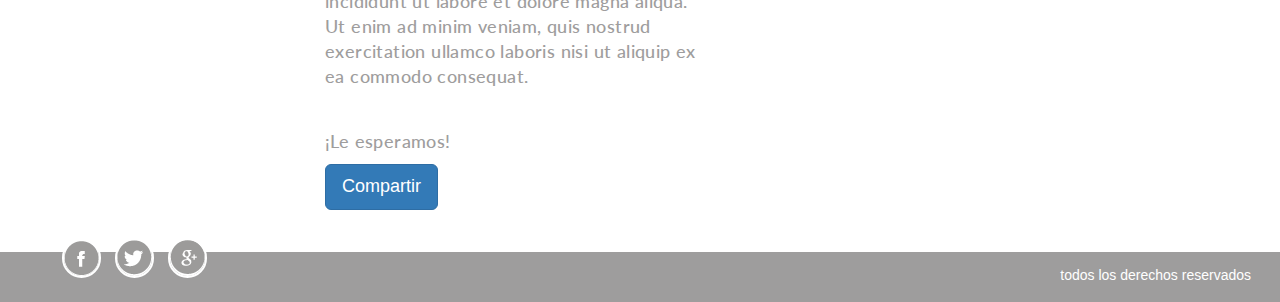
<file: blog.html>
<!DOCTYPE>
<html>
	<head>
		<title>Farolito-blog</title>
		<meta charset="utf-8">
		<!-- Responsiveness -->
		<meta name="viewport" content="width=device-width, initial-scale=1.0, user-scalable=no">
		<link rel="stylesheet" type="text/css" href="stylesheets/main.css">
		<link href='http://fonts.googleapis.com/css?family=Lato' rel='stylesheet' type='text/css'>
	</head>
	<body>
		<nav class="navbar navbar-default fixed">
			<div class="container-fluid">
				<div class="navbar-header">
				  <button type="button" class="navbar-toggle collapsed" data-toggle="collapse" data-target="#bs-example-navbar-collapse-1">
		        <span class="sr-only">Toggle navigation</span>
		        <span class="icon-bar"></span>
		        <span class="icon-bar"></span>
		        <span class="icon-bar"></span>
		        <button type="submit" class="btn btn-default crear-perfil">CREA TU PERFIL</button>
					  </button>
					<a class="navbar-brand" href="index.hmtl"><img src="assets/iconos/iconos-21.png"></a>
				</div>
					<!-- Collect the nav links, forms, and other content for toggling -->
			    <div class="collapse navbar-collapse" id="bs-example-navbar-collapse-1">
			      	<ul class="nav navbar-nav navbar-right">
				        <li><a href="nosotros.hmtl">Sobre nosotros</a></li>
				        <li><a href="#">Vacantes</a></li>
				        <li>
				        	<a href="#">
				        	<button type="submit" class="btn btn-default">SALIR</button>
				        	</a>
				        </li>
				    </ul>
			    </div><!-- /.navbar-collapse -->
			</div><!-- /.container-fluid -->
		</nav>
		<section id="blogA">
			<div class="text-center container-fluid">
				<div class="row m-0 text-left">
					<div class="col-md-2"></div>
					<div class="col-md-5">
						<h5>Publicado el 2013.10.16</h5>
						<h1>Lorem ipsum dolor sit amet, consecteteur adipiscing elit</h1>
						<div class="foto-nombre clearfix">
							<img src="assets/iconos/iconos-22.png" class="foto clearfix">
							<div class="nombre">
								<h3>Lorem ipsum</h3>
								<h4><strong>Consectetuer adipiscing</strong></h4>
							</div>
						</div>
						<div class="contexto">
							<h4>Lorem ipsum dolor sit amet, consectetur adipisicing elit, sed do eiusmod tempor incididunt ut labore et dolore magna aliqua. Ut enim ad minim veniam, quis nostrud exercitation ullamco laboris nisi ut aliquip ex ea commodo consequat. Duis aute irure dolor in reprehenderit in voluptate velit esse	cillum dolore eu fugiat nulla pariatur. Excepteur sint occaecat cupidatat non	proident, sunt in culpa qui officia deserunt mollit anim id est laborum.<br><br>
							Lorem ipsum dolor sit amet, consectetur adipisicing elit, sed do eiusmod tempor incididunt ut labore et dolore magna aliqua. Ut enim ad minim veniam, quis nostrud exercitation ullamco laboris nisi ut aliquip ex ea commodo consequat. Duis aute irure dolor in reprehenderit in voluptate velit esse	cillum dolore eu fugiat nulla pariatur. Excepteur sint occaecat cupidatat non	proident, sunt in culpa qui officia deserunt mollit anim id est laborum.
							</h4>
							<img src="assets/img/img-blog.jpg">
							<h4>Lorem ipsum dolor sit amet, consectetur adipisicing elit, sed do eiusmod tempor incididunt ut labore et dolore magna aliqua. Ut enim ad minim veniam, quis nostrud exercitation ullamco laboris nisi ut aliquip ex ea commodo consequat. Duis aute irure dolor in reprehenderit in voluptate velit esse	cillum dolore eu fugiat nulla pariatur. Excepteur sint occaecat cupidatat non	proident, sunt in culpa qui officia deserunt mollit anim id est laborum.<br><br>
							Lorem ipsum dolor sit amet, consectetur adipisicing elit, sed do eiusmod tempor incididunt ut labore et dolore magna aliqua. Ut enim ad minim veniam, quis nostrud exercitation ullamco laboris nisi ut aliquip ex ea commodo consequat.
							</h4><br>
							<h4>¡Le esperamos!</h4>
							<button type="button" class="btn btn-primary btn-lg" data-toggle="modal" data-target="#myModal">
							  Compartir
							</button>
						</div>
					</div>
					<div class="col-md-3">
						<div class="blog-lista">
							<h4>Artículos</h4>
							<div class="background text-center mb lista">
								<h5>Aprendizaje</h5>
								<hr>
								<h5>Avisos</h5>
								<hr>
								<h5>General</h5>
								<hr>
								<h5>Tips & Trink</h5>
								<hr>
							</div>
							<h4 class="mb">Últimos artículos</h4>
							<div class="background text-center mb">
								<img src="assets/iconos/iconos-22.png">
								<div class="comentario">
									Lorem ipsum dolor sit amet, consectetur adipisicing elit.
								</div>
							</div>
							<br>
							<br>
							<div class="background text-center">
								<img src="assets/iconos/iconos-22.png">
								<div class="comentario">
									Lorem ipsum dolor sit amet, consectetur adipisicing elit.
								</div>
							</div>
						</div>
					</div>
				</div>
			</div>
		</section>
		<footer>
			<div class="container-fluid">
				<ul class="iconos-redes clearfix">
					<li><img src="assets/iconos/iconos-12.png"></li>
					<li><img src="assets/iconos/iconos-13.png"></li>
					<li><img src="assets/iconos/iconos-14.png"></li>
				</ul>
				<div class="derechos-reservados">todos los derechos reservados</div>
			</div>
		</footer>
		<div class="modal fade" id="myModal" tabindex="-1" role="dialog" aria-labelledby="myModalLabel" aria-hidden="true">
		  <div class="modal-dialog">
		    <div class="modal-content">
		      <div class="modal-header">
		        <button type="button" class="close" data-dismiss="modal" aria-label="Close"><span aria-hidden="true">&times;</span></button>
		        <h4 class="modal-title" id="myModalLabel">Compartir este enlace</h4>
		      </div>
		      <div class="row">
		      	<div class="col-md-12">
		      		<div class="btn-group">
							  <button type="button" class="btn btn-default dropdown-toggle" data-toggle="dropdown" aria-expanded="false">
							    En tu biografía <span class="caret"></span>
							  </button>
							  <ul class="dropdown-menu" role="menu">
							    <li><a href="#">En tu biografía</a></li>
							    <li><a href="#">En la biografía de un amigo</a></li>
							    <li><a href="#">En un grupo</a></li>
							    <li><a href="#">En una página que administres</a></li>
							    <li class="divider"></li>
							    <li><a href="#">En un mensaje privado</a></li>
							  </ul>
							</div>
						</div>
		      </div>
		      <textarea class="form-control" rows="3" placeholder="Haz un comentario ..."></textarea>
		      <div class="modal-body">
		      		<div class="row">
		      			<div class="col-md-4"><img src="assets/img/img-04.png"></div>
		      			<div class="col-md-8">
		      				<h3>Como despertar el gran "yo" que llevas dentro</h3>
		      				<p>Lorem ipsum dolor sit amet, consectetur adipisicing elit, sed do eiusmod tempor ncididunt ut labore et dolore magna aliqua.</p></div>
		      		</div>
		      		<div class="row">
		      			<div class="col-md-12">
		      			<p>Lorem ipsum dolor sit amet, consectetur adipisicing elit, sed do eiusmod tempor ncididunt ut labore et dolore magna aliqua. Lorem ipsum dolor sit amet, consectetur adipisicing elit, sed do eiusmod tempor ncididunt ut labore et dolore magna aliqua. <br>Lorem ipsum dolor sit amet, consectetur adipisicing elit, sed do eiusmod tempor ncididunt ut labore et dolore magna aliqua.</p></div>
		      		</div>
		      </div>
		      <div class="modal-footer">
		        <button type="button" class="btn btn-default" data-dismiss="modal">Cancelar</button>
		        <button type="button" class="btn btn-primary">Compartir</button>
		      </div>
		    </div>
		  </div>
		</div>

		<script src="https://ajax.googleapis.com/ajax/libs/jquery/1.11.2/jquery.min.js"></script>
		<!-- Javascripts de Bootstrap -->
		<script src="javascripts/b3/collapse.js"></script>
		<script src="javascripts/b3/transition.js"></script>
		<script src="https://maxcdn.bootstrapcdn.com/bootstrap/3.3.2/js/bootstrap.min.js"></script>
		<script src="efectos.js"></script>
	</body>
</html>
</file>
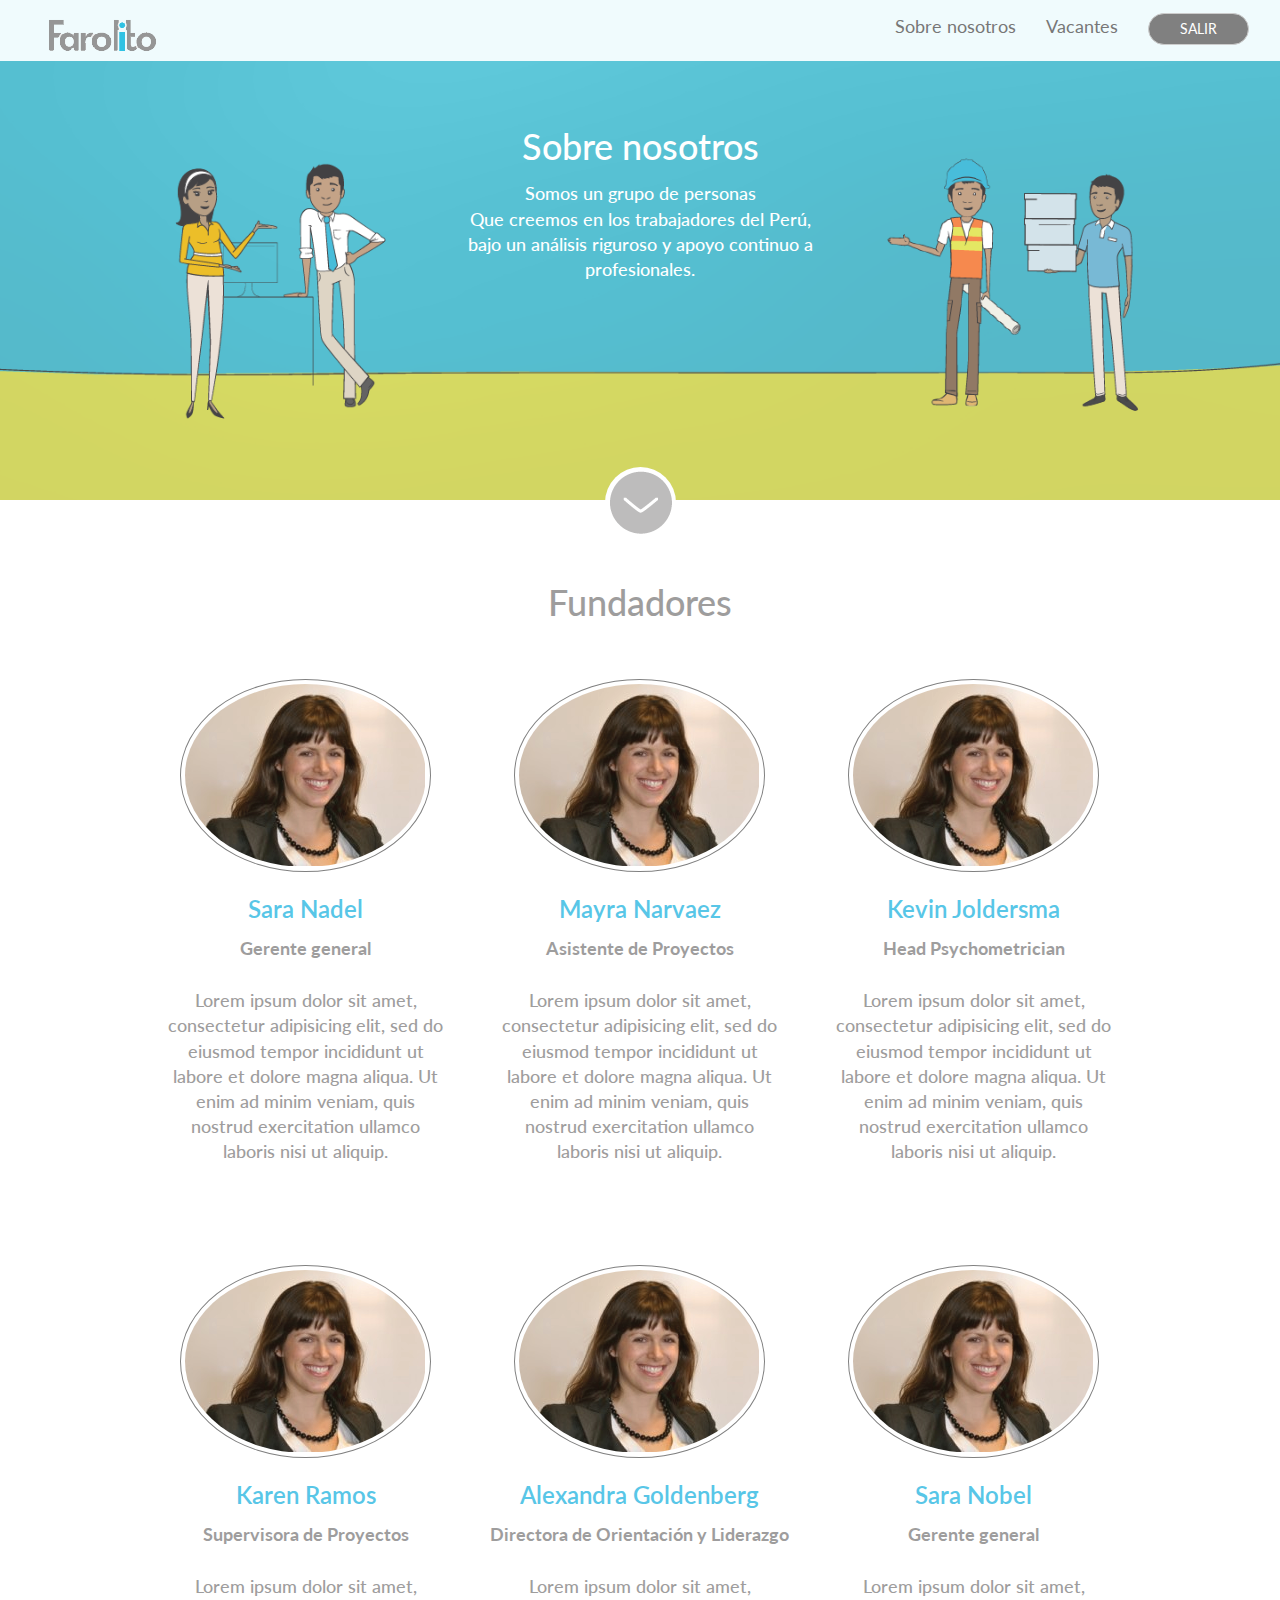
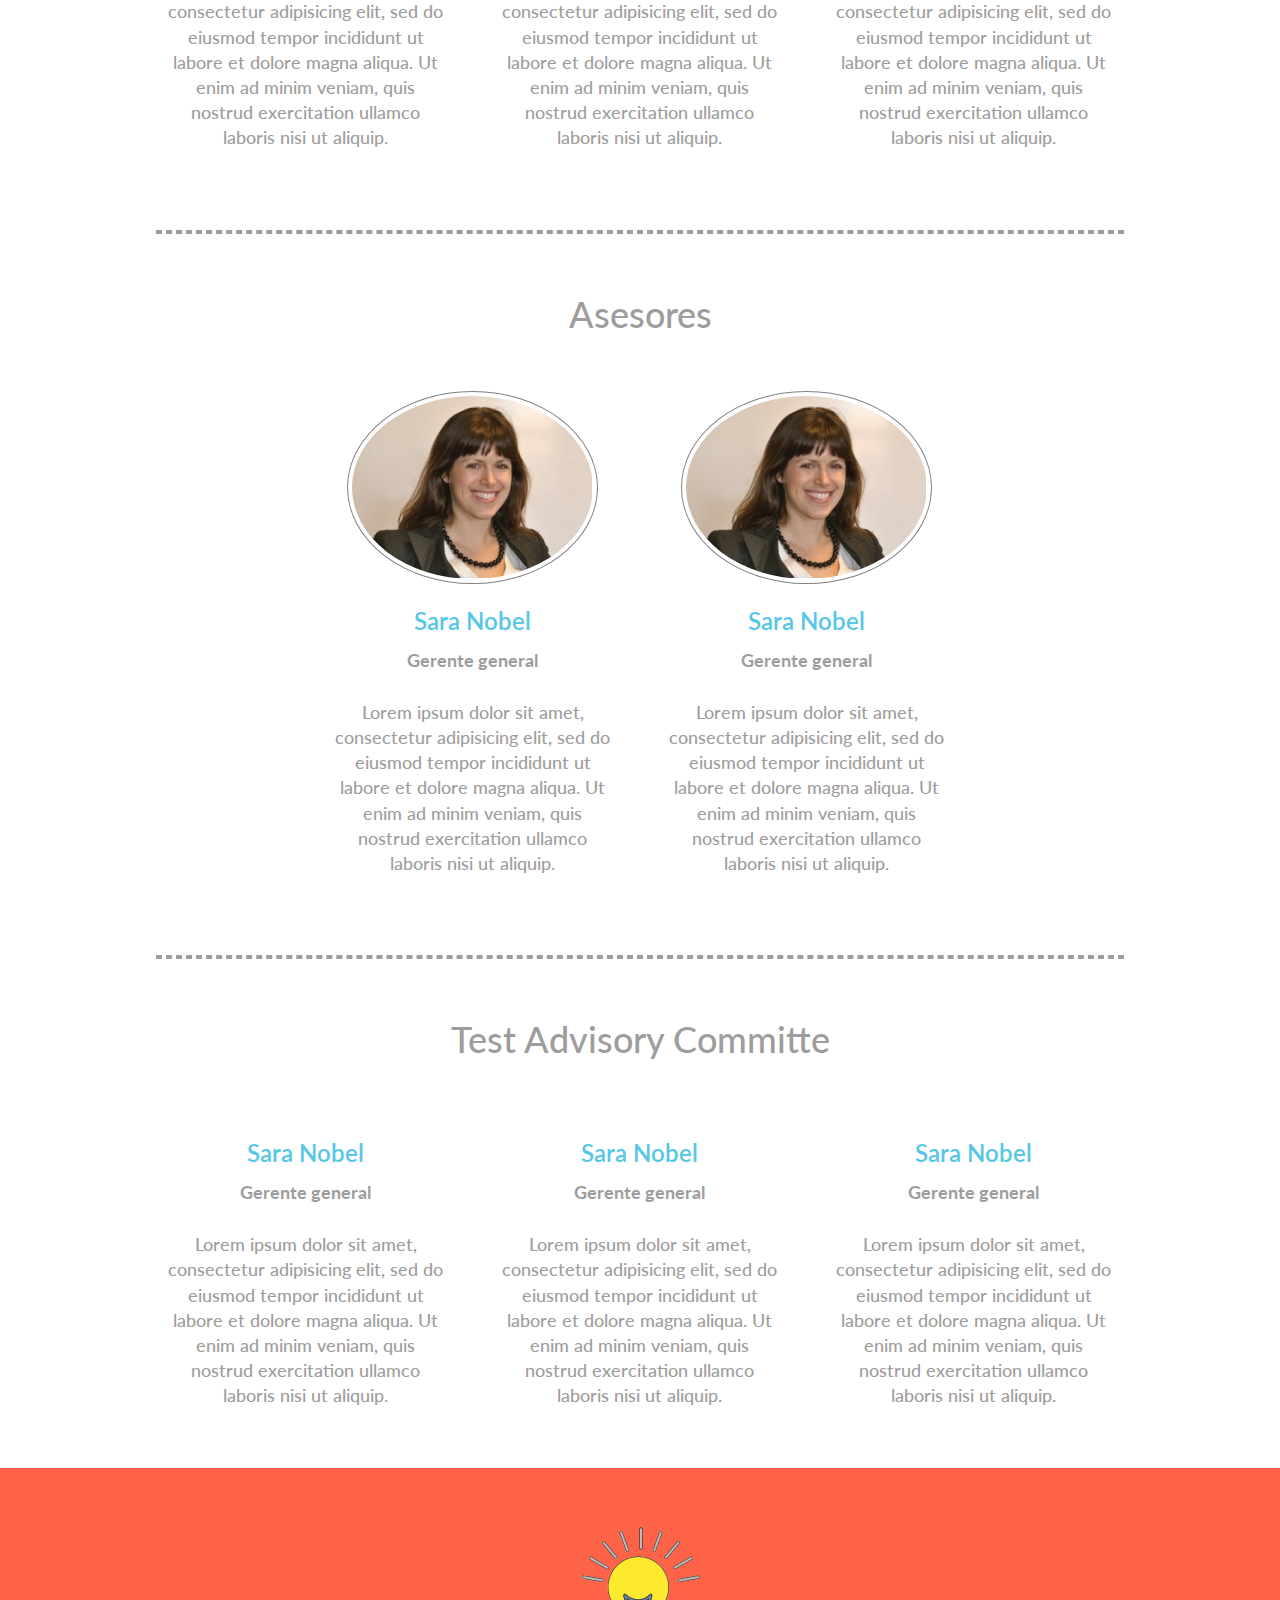
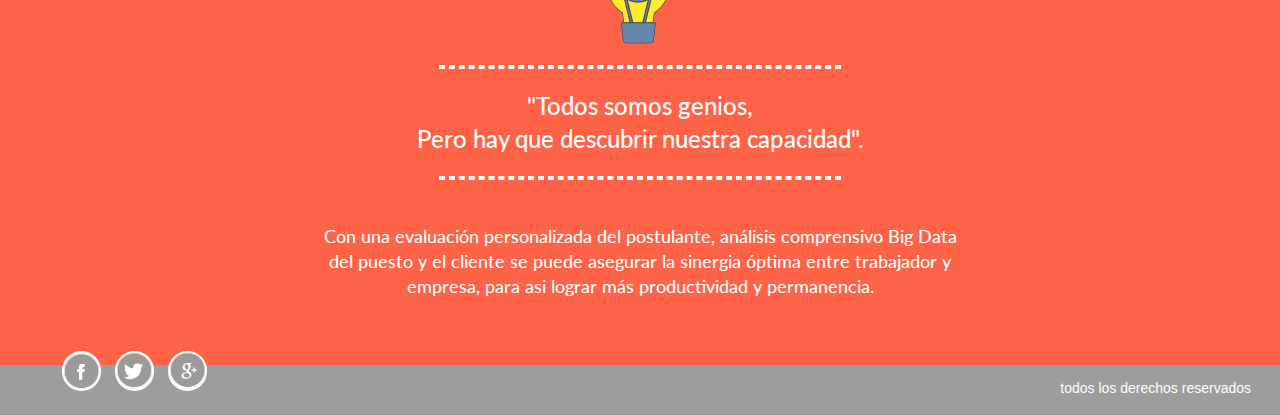
<file: nosotros.html>
<!DOCTYPE>
<html>
	<head>
		<title>Farolito-nosotros</title>
		<meta charset="utf-8">
		<!-- Responsiveness -->
		<meta name="viewport" content="width=device-width, initial-scale=1.0, user-scalable=no">
		<link rel="stylesheet" type="text/css" href="stylesheets/main.css">
		<link href='http://fonts.googleapis.com/css?family=Lato' rel='stylesheet' type='text/css'>
	</head>
	<body>
		<nav class="navbar navbar-default fixed">
			<div class="container-fluid">
			    <!-- Brand and toggle get grouped for better mobile display -->
				<div class="navbar-header">
				  <button type="button" class="navbar-toggle collapsed" data-toggle="collapse" data-target="#bs-example-navbar-collapse-1">
		        <span class="sr-only">Toggle navigation</span>
		        <span class="icon-bar"></span>
		        <span class="icon-bar"></span>
		        <span class="icon-bar"></span>
		        <button type="submit" class="btn btn-default crear-perfil">CREA TU PERFIL</button>
					  </button>
					<a class="navbar-brand" href="index.html"><img src="assets/iconos/iconos-21.png"></a>
				</div>
					<!-- Collect the nav links, forms, and other content for toggling -->
		    <div class="collapse navbar-collapse" id="bs-example-navbar-collapse-1">
		      	<ul class="nav navbar-nav navbar-right">
			        <li><a href="nosotros.html">Sobre nosotros</a></li>
			        <li><a href="vacantes.html">Vacantes</a></li>
			        <li>
			        	<a href="index.hmtl">
			        	<button type="submit" class="btn btn-default">SALIR</button>
			        	</a>
			        </li>
			    </ul>
		    </div><!-- /.navbar-collapse -->
			 </div><!-- /.container-fluid -->
		</nav>
		<section id="sobre-nosotros">
			<div class="container text-center">
				<div class="somos">
					<h1>Sobre nosotros</h1>
					<h4>Somos un grupo de personas <br> Que creemos en los trabajadores del Perú,<br> bajo un análisis riguroso y apoyo continuo a profesionales.</h4>
				</div>
				<div class="flecha text-center hidden-xs">
					<a href="#fundadores"><img src="assets/iconos/iconos-15.png"></a>
				</div>
			</div>
		</section>
		<section id="fundadores" class="pt">
			<div class="container text-center">
				<h1>Fundadores</h1>
				<div class="row m-0 pt">
					<div class="col-md-4 mb hidden-lg hidden-sm hidden-md">
						<div class="foto-perfil">
							<div class="foto"><img src="assets/img/img-04.png"></div>
						</div>
						<div class="nombre-cargo">
							<h3>Vanessa Carella</h3>
							<h4><strong>Administadora</strong></h4>
						</div>
					</div>
					<div class="col-md-4 mb">
						<div class="foto-perfil">
							<div class="foto"><img src="assets/img/img-04.png"></div>
						</div>
						<div class="nombre-cargo">
							<h3>Sara Nadel</h3>
							<h4><strong>Gerente general</strong></h4>
						</div>
						<div class="parrafo hidden-xs"><h4>Lorem ipsum dolor sit amet, consectetur adipisicing elit, sed do eiusmod
						tempor incididunt ut labore et dolore magna aliqua. Ut enim ad minim veniam,
						quis nostrud exercitation ullamco laboris nisi ut aliquip.</h4></div>
					</div>
					<div class="col-md-4 mb">
						<div class="foto-perfil">
							<div class="foto"><img src="assets/img/img-04.png"></div>
						</div>
						<div class="nombre-cargo">
							<h3>Mayra Narvaez</h3>
							<h4><strong>Asistente de Proyectos</strong></h4>
						</div>
						<div class="parrafo hidden-xs"><h4>Lorem ipsum dolor sit amet, consectetur adipisicing elit, sed do eiusmod
						tempor incididunt ut labore et dolore magna aliqua. Ut enim ad minim veniam,
						quis nostrud exercitation ullamco laboris nisi ut aliquip.</h4></div>
					</div>
					<div class="col-md-4 mb">
						<div class="foto-perfil">
							<div class="foto"><img src="assets/img/img-04.png"></div>
						</div>
						<div class="nombre-cargo">
							<h3>Kevin Joldersma</h3>
							<h4><strong>Head Psychometrician</strong></h4>
						</div>
						<div class="parrafo hidden-xs"><h4>Lorem ipsum dolor sit amet, consectetur adipisicing elit, sed do eiusmod
						tempor incididunt ut labore et dolore magna aliqua. Ut enim ad minim veniam,
						quis nostrud exercitation ullamco laboris nisi ut aliquip.</h4></div>
					</div>
				</div>
				<div class="row m-0 pt">
					<div class="col-md-4 mb">
						<div class="foto-perfil">
							<div class="foto"><img src="assets/img/img-04.png"></div>
						</div>
						<div class="nombre-cargo">
							<h3>Karen Ramos</h3>
							<h4><strong>Supervisora de Proyectos</strong></h4>
						</div>
						<div class="parrafo hidden-xs"><h4>Lorem ipsum dolor sit amet, consectetur adipisicing elit, sed do eiusmod
						tempor incididunt ut labore et dolore magna aliqua. Ut enim ad minim veniam,
						quis nostrud exercitation ullamco laboris nisi ut aliquip.</h4></div>
					</div>
					<div class="col-md-4 mb">
						<div class="foto-perfil">
							<div class="foto"><img src="assets/img/img-04.png"></div>
						</div>
						<div class="nombre-cargo">
							<h3>Alexandra Goldenberg</h3>
							<h4><strong>Directora de Orientación y Liderazgo</strong></h4>
						</div>
						<div class="parrafo hidden-xs"><h4>Lorem ipsum dolor sit amet, consectetur adipisicing elit, sed do eiusmod
						tempor incididunt ut labore et dolore magna aliqua. Ut enim ad minim veniam,
						quis nostrud exercitation ullamco laboris nisi ut aliquip.</h4></div>
					</div>
					<div class="col-md-4 mb hidden-xs">
						<div class="foto-perfil">
							<div class="foto"><img src="assets/img/img-04.png"></div>
						</div>
						<div class="nombre-cargo">
							<h3>Sara Nobel</h3>
							<h4><strong>Gerente general</strong></h4>
						</div>
						<div class="parrafo"><h4>Lorem ipsum dolor sit amet, consectetur adipisicing elit, sed do eiusmod
						tempor incididunt ut labore et dolore magna aliqua. Ut enim ad minim veniam,
						quis nostrud exercitation ullamco laboris nisi ut aliquip.</h4></div>
					</div>
				</div>
			</div>
		</section>
		<div class="linea-separacion hidden-xs"><hr></div>
		<section id="asesores" class="hidden-xs">
			<div class="container text-center">
				<h1>Asesores</h1>
				<div class="row m-0 pt">
					<div class="col-md-2"></div>
					<div class="col-md-4 mb">
						<div class="foto-perfil">
							<div class="foto"><img src="assets/img/img-04.png"></div>
						</div>
						<div class="nombre-cargo">
							<h3>Sara Nobel</h3>
							<h4><strong>Gerente general</strong></h4>
						</div>
						<div class="parrafo"><h4>Lorem ipsum dolor sit amet, consectetur adipisicing elit, sed do eiusmod
						tempor incididunt ut labore et dolore magna aliqua. Ut enim ad minim veniam,
						quis nostrud exercitation ullamco laboris nisi ut aliquip.</h4></div>
					</div>
					<div class="col-md-4 mb">
						<div class="foto-perfil">
							<div class="foto"><img src="assets/img/img-04.png"></div>
						</div>
						<div class="nombre-cargo">
							<h3>Sara Nobel</h3>
							<h4><strong>Gerente general</strong></h4>
						</div>
						<div class="parrafo"><h4>Lorem ipsum dolor sit amet, consectetur adipisicing elit, sed do eiusmod
						tempor incididunt ut labore et dolore magna aliqua. Ut enim ad minim veniam,
						quis nostrud exercitation ullamco laboris nisi ut aliquip.</h4></div>
					</div>
				</div>
			</div>
		</section>
		<div class="linea-separacion hidden-xs"><hr></div>
		<section id="committe" class="hidden-xs">
			<div class="container text-center">
				<h1>Test Advisory Committe</h1>
				<div class="row m-0 pt">
					<div class="col-md-4 mb">
						<div class="nombre-cargo">
							<h3>Sara Nobel</h3>
							<h4><strong>Gerente general</strong></h4>
						</div>
						<div class="parrafo"><h4>Lorem ipsum dolor sit amet, consectetur adipisicing elit, sed do eiusmod
						tempor incididunt ut labore et dolore magna aliqua. Ut enim ad minim veniam,
						quis nostrud exercitation ullamco laboris nisi ut aliquip.</h4></div>
					</div>
					<div class="col-md-4 mb">
						<div class="nombre-cargo">
							<h3>Sara Nobel</h3>
							<h4><strong>Gerente general</strong></h4>
						</div>
						<div class="parrafo"><h4>Lorem ipsum dolor sit amet, consectetur adipisicing elit, sed do eiusmod
						tempor incididunt ut labore et dolore magna aliqua. Ut enim ad minim veniam,
						quis nostrud exercitation ullamco laboris nisi ut aliquip.</h4></div>
					</div>
					<div class="col-md-4 mb">
						<div class="nombre-cargo">
							<h3>Sara Nobel</h3>
							<h4><strong>Gerente general</strong></h4>
						</div>
						<div class="parrafo"><h4>Lorem ipsum dolor sit amet, consectetur adipisicing elit, sed do eiusmod
						tempor incididunt ut labore et dolore magna aliqua. Ut enim ad minim veniam,
						quis nostrud exercitation ullamco laboris nisi ut aliquip.</h4></div>
					</div>
				</div>
			</div>
		</section>
		<section id="motivacion">
			<div class="container text-center">
				<img src="assets/iconos/iconos-16.png">
				<div class="linea-estilo"><hr></div>
				<h3>"Todos somos genios,<br> Pero hay que descubrir nuestra capacidad".</h3>
				<div class="linea-estilo"><hr></div>
				<div class="row m-0">
					<div class="col-md-2"></div>
					<div class="col-md-8">
						<h4>Con una evaluación personalizada del postulante, análisis comprensivo Big Data del puesto y el cliente se puede asegurar la sinergia óptima entre trabajador y empresa, para asi lograr más productividad y permanencia.</h4>
					</div>
				</div>
			</div>
		</section>
		<footer>
			<div class="container-fluid">
				<ul class="iconos-redes clearfix">
					<li><img src="assets/iconos/iconos-12.png"></li>
					<li><img src="assets/iconos/iconos-13.png"></li>
					<li><img src="assets/iconos/iconos-14.png"></li>
				</ul>
				<div class="derechos-reservados">todos los derechos reservados</div>
			</div>
		</footer>
				<script src="https://ajax.googleapis.com/ajax/libs/jquery/1.11.2/jquery.min.js"></script>
		<!-- Javascripts de Bootstrap -->
		<script src="javascripts/b3/collapse.js"></script>
		<script src="javascripts/b3/transition.js"></script>
		<script src="https://maxcdn.bootstrapcdn.com/bootstrap/3.3.2/js/bootstrap.min.js"></script>
		<script src="efectos.js"></script>
		<script>
			$(function() {
			  $('a[href*=#]:not([href=#])').click(function() {
			    if (location.pathname.replace(/^\//,'') == this.pathname.replace(/^\//,'') && location.hostname == this.hostname) {
			      var target = $(this.hash);
			      target = target.length ? target : $('[name=' + this.hash.slice(1) +']');
			      if (target.length) {
			        $('html,body').animate({
			          scrollTop: target.offset().top
			        }, 1000);
			        return false;
			      }
			    }
			  });
			});
		</script>
	</body>
</html>
</file>
<file: stylesheets/main.css>
@charset "UTF-8";
/*========================================
=            Bootstrap                   =
========================================*/
/*========================================
=          Twitter Bootstrap 3.2      =
========================================*/
/*! normalize.css v3.0.2 | MIT License | git.io/normalize */
html {
  font-family: sans-serif;
  -ms-text-size-adjust: 100%;
  -webkit-text-size-adjust: 100%; }

body {
  margin: 0; }

article,
aside,
details,
figcaption,
figure,
footer,
header,
hgroup,
main,
menu,
nav,
section,
summary {
  display: block; }

audio,
canvas,
progress,
video {
  display: inline-block;
  vertical-align: baseline; }

audio:not([controls]) {
  display: none;
  height: 0; }

[hidden],
template {
  display: none; }

a {
  background-color: transparent; }

a:active,
a:hover {
  outline: 0; }

abbr[title] {
  border-bottom: 1px dotted; }

b,
strong {
  font-weight: bold; }

dfn {
  font-style: italic; }

h1 {
  font-size: 2em;
  margin: 0.67em 0; }

mark {
  background: #ff0;
  color: #000; }

small {
  font-size: 80%; }

sub,
sup {
  font-size: 75%;
  line-height: 0;
  position: relative;
  vertical-align: baseline; }

sup {
  top: -0.5em; }

sub {
  bottom: -0.25em; }

img {
  border: 0; }

svg:not(:root) {
  overflow: hidden; }

figure {
  margin: 1em 40px; }

hr {
  -moz-box-sizing: content-box;
  box-sizing: content-box;
  height: 0; }

pre {
  overflow: auto; }

code,
kbd,
pre,
samp {
  font-family: monospace, monospace;
  font-size: 1em; }

button,
input,
optgroup,
select,
textarea {
  color: inherit;
  font: inherit;
  margin: 0; }

button {
  overflow: visible; }

button,
select {
  text-transform: none; }

button,
html input[type="button"],
input[type="reset"],
input[type="submit"] {
  -webkit-appearance: button;
  cursor: pointer; }

button[disabled],
html input[disabled] {
  cursor: default; }

button::-moz-focus-inner,
input::-moz-focus-inner {
  border: 0;
  padding: 0; }

input {
  line-height: normal; }

input[type="checkbox"],
input[type="radio"] {
  box-sizing: border-box;
  padding: 0; }

input[type="number"]::-webkit-inner-spin-button,
input[type="number"]::-webkit-outer-spin-button {
  height: auto; }

input[type="search"] {
  -webkit-appearance: textfield;
  -moz-box-sizing: content-box;
  -webkit-box-sizing: content-box;
  box-sizing: content-box; }

input[type="search"]::-webkit-search-cancel-button,
input[type="search"]::-webkit-search-decoration {
  -webkit-appearance: none; }

fieldset {
  border: 1px solid #c0c0c0;
  margin: 0 2px;
  padding: 0.35em 0.625em 0.75em; }

legend {
  border: 0;
  padding: 0; }

textarea {
  overflow: auto; }

optgroup {
  font-weight: bold; }

table {
  border-collapse: collapse;
  border-spacing: 0; }

td,
th {
  padding: 0; }

* {
  -webkit-box-sizing: border-box;
  -moz-box-sizing: border-box;
  box-sizing: border-box; }

*:before,
*:after {
  -webkit-box-sizing: border-box;
  -moz-box-sizing: border-box;
  box-sizing: border-box; }

html {
  font-size: 10px;
  -webkit-tap-highlight-color: transparent; }

body {
  font-family: "Helvetica Neue", Helvetica, Arial, sans-serif;
  font-size: 14px;
  line-height: 1.42857;
  color: #333333;
  background-color: #fff; }

input,
button,
select,
textarea {
  font-family: inherit;
  font-size: inherit;
  line-height: inherit; }

a {
  color: #337ab7;
  text-decoration: none; }
  a:hover, a:focus {
    color: #23527c;
    text-decoration: underline; }
  a:focus {
    outline: thin dotted;
    outline: 5px auto -webkit-focus-ring-color;
    outline-offset: -2px; }

figure {
  margin: 0; }

img {
  vertical-align: middle; }

.img-responsive {
  display: block;
  max-width: 100%;
  height: auto; }

.img-rounded {
  border-radius: 6px; }

.img-thumbnail {
  padding: 4px;
  line-height: 1.42857;
  background-color: #fff;
  border: 1px solid #ddd;
  border-radius: 4px;
  -webkit-transition: all 0.2s ease-in-out;
  -o-transition: all 0.2s ease-in-out;
  transition: all 0.2s ease-in-out;
  display: inline-block;
  max-width: 100%;
  height: auto; }

.img-circle {
  border-radius: 50%; }

hr {
  margin-top: 20px;
  margin-bottom: 20px;
  border: 0;
  border-top: 1px solid #eeeeee; }

.sr-only {
  position: absolute;
  width: 1px;
  height: 1px;
  margin: -1px;
  padding: 0;
  overflow: hidden;
  clip: rect(0, 0, 0, 0);
  border: 0; }

.sr-only-focusable:active, .sr-only-focusable:focus {
  position: static;
  width: auto;
  height: auto;
  margin: 0;
  overflow: visible;
  clip: auto; }

[role="button"] {
  cursor: pointer; }

/*! Source: https://github.com/h5bp/html5-boilerplate/blob/master/src/css/main.css */
@media print {
  *,
  *:before,
  *:after {
    background: transparent !important;
    color: #000 !important;
    box-shadow: none !important;
    text-shadow: none !important; }

  a,
  a:visited {
    text-decoration: underline; }

  a[href]:after {
    content: " (" attr(href) ")"; }

  abbr[title]:after {
    content: " (" attr(title) ")"; }

  a[href^="#"]:after,
  a[href^="javascript:"]:after {
    content: ""; }

  pre,
  blockquote {
    border: 1px solid #999;
    page-break-inside: avoid; }

  thead {
    display: table-header-group; }

  tr,
  img {
    page-break-inside: avoid; }

  img {
    max-width: 100% !important; }

  p,
  h2,
  h3 {
    orphans: 3;
    widows: 3; }

  h2,
  h3 {
    page-break-after: avoid; }

  select {
    background: #fff !important; }

  .navbar {
    display: none; }

  .btn > .caret,
  .dropup > .btn > .caret {
    border-top-color: #000 !important; }

  .label {
    border: 1px solid #000; }

  .table {
    border-collapse: collapse !important; }
    .table td,
    .table th {
      background-color: #fff !important; }

  .table-bordered th,
  .table-bordered td {
    border: 1px solid #ddd !important; } }
h1, h2, h3, h4, h5, h6,
.h1, .h2, .h3, .h4, .h5, .h6 {
  font-family: inherit;
  font-weight: 500;
  line-height: 1.1;
  color: inherit; }
  h1 small,
  h1 .small, h2 small,
  h2 .small, h3 small,
  h3 .small, h4 small,
  h4 .small, h5 small,
  h5 .small, h6 small,
  h6 .small,
  .h1 small,
  .h1 .small, .h2 small,
  .h2 .small, .h3 small,
  .h3 .small, .h4 small,
  .h4 .small, .h5 small,
  .h5 .small, .h6 small,
  .h6 .small {
    font-weight: normal;
    line-height: 1;
    color: #777777; }

h1, .h1,
h2, .h2,
h3, .h3 {
  margin-top: 20px;
  margin-bottom: 10px; }
  h1 small,
  h1 .small, .h1 small,
  .h1 .small,
  h2 small,
  h2 .small, .h2 small,
  .h2 .small,
  h3 small,
  h3 .small, .h3 small,
  .h3 .small {
    font-size: 65%; }

h4, .h4,
h5, .h5,
h6, .h6 {
  margin-top: 10px;
  margin-bottom: 10px; }
  h4 small,
  h4 .small, .h4 small,
  .h4 .small,
  h5 small,
  h5 .small, .h5 small,
  .h5 .small,
  h6 small,
  h6 .small, .h6 small,
  .h6 .small {
    font-size: 75%; }

h1, .h1 {
  font-size: 36px; }

h2, .h2 {
  font-size: 30px; }

h3, .h3 {
  font-size: 24px; }

h4, .h4 {
  font-size: 18px; }

h5, .h5 {
  font-size: 14px; }

h6, .h6 {
  font-size: 12px; }

p {
  margin: 0 0 10px; }

.lead {
  margin-bottom: 20px;
  font-size: 16px;
  font-weight: 300;
  line-height: 1.4; }
  @media (min-width: 768px) {
    .lead {
      font-size: 21px; } }

small,
.small {
  font-size: 85%; }

mark,
.mark {
  background-color: #fcf8e3;
  padding: .2em; }

.text-left {
  text-align: left; }

.text-right {
  text-align: right; }

.text-center {
  text-align: center; }

.text-justify {
  text-align: justify; }

.text-nowrap {
  white-space: nowrap; }

.text-lowercase {
  text-transform: lowercase; }

.text-uppercase, .initialism {
  text-transform: uppercase; }

.text-capitalize {
  text-transform: capitalize; }

.text-muted {
  color: #777777; }

.text-primary {
  color: #337ab7; }

a.text-primary:hover {
  color: #286090; }

.text-success {
  color: #3c763d; }

a.text-success:hover {
  color: #2b542c; }

.text-info {
  color: #31708f; }

a.text-info:hover {
  color: #245269; }

.text-warning {
  color: #8a6d3b; }

a.text-warning:hover {
  color: #66512c; }

.text-danger {
  color: #a94442; }

a.text-danger:hover {
  color: #843534; }

.bg-primary {
  color: #fff; }

.bg-primary {
  background-color: #337ab7; }

a.bg-primary:hover {
  background-color: #286090; }

.bg-success {
  background-color: #dff0d8; }

a.bg-success:hover {
  background-color: #c1e2b3; }

.bg-info {
  background-color: #d9edf7; }

a.bg-info:hover {
  background-color: #afd9ee; }

.bg-warning {
  background-color: #fcf8e3; }

a.bg-warning:hover {
  background-color: #f7ecb5; }

.bg-danger {
  background-color: #f2dede; }

a.bg-danger:hover {
  background-color: #e4b9b9; }

.page-header {
  padding-bottom: 9px;
  margin: 40px 0 20px;
  border-bottom: 1px solid #eeeeee; }

ul,
ol {
  margin-top: 0;
  margin-bottom: 10px; }
  ul ul,
  ul ol,
  ol ul,
  ol ol {
    margin-bottom: 0; }

.list-unstyled {
  padding-left: 0;
  list-style: none; }

.list-inline {
  padding-left: 0;
  list-style: none;
  margin-left: -5px; }
  .list-inline > li {
    display: inline-block;
    padding-left: 5px;
    padding-right: 5px; }

dl {
  margin-top: 0;
  margin-bottom: 20px; }

dt,
dd {
  line-height: 1.42857; }

dt {
  font-weight: bold; }

dd {
  margin-left: 0; }

.dl-horizontal dd:before, .dl-horizontal dd:after {
  content: " ";
  display: table; }
.dl-horizontal dd:after {
  clear: both; }
@media (min-width: 768px) {
  .dl-horizontal dt {
    float: left;
    width: 160px;
    clear: left;
    text-align: right;
    overflow: hidden;
    text-overflow: ellipsis;
    white-space: nowrap; }
  .dl-horizontal dd {
    margin-left: 180px; } }

abbr[title],
abbr[data-original-title] {
  cursor: help;
  border-bottom: 1px dotted #777777; }

.initialism {
  font-size: 90%; }

blockquote {
  padding: 10px 20px;
  margin: 0 0 20px;
  font-size: 17.5px;
  border-left: 5px solid #eeeeee; }
  blockquote p:last-child,
  blockquote ul:last-child,
  blockquote ol:last-child {
    margin-bottom: 0; }
  blockquote footer,
  blockquote small,
  blockquote .small {
    display: block;
    font-size: 80%;
    line-height: 1.42857;
    color: #777777; }
    blockquote footer:before,
    blockquote small:before,
    blockquote .small:before {
      content: '\2014 \00A0'; }

.blockquote-reverse,
blockquote.pull-right {
  padding-right: 15px;
  padding-left: 0;
  border-right: 5px solid #eeeeee;
  border-left: 0;
  text-align: right; }
  .blockquote-reverse footer:before,
  .blockquote-reverse small:before,
  .blockquote-reverse .small:before,
  blockquote.pull-right footer:before,
  blockquote.pull-right small:before,
  blockquote.pull-right .small:before {
    content: ''; }
  .blockquote-reverse footer:after,
  .blockquote-reverse small:after,
  .blockquote-reverse .small:after,
  blockquote.pull-right footer:after,
  blockquote.pull-right small:after,
  blockquote.pull-right .small:after {
    content: '\00A0 \2014'; }

address {
  margin-bottom: 20px;
  font-style: normal;
  line-height: 1.42857; }

code,
kbd,
pre,
samp {
  font-family: Menlo, Monaco, Consolas, "Courier New", monospace; }

code {
  padding: 2px 4px;
  font-size: 90%;
  color: #c7254e;
  background-color: #f9f2f4;
  border-radius: 4px; }

kbd {
  padding: 2px 4px;
  font-size: 90%;
  color: #fff;
  background-color: #333;
  border-radius: 3px;
  box-shadow: inset 0 -1px 0 rgba(0, 0, 0, 0.25); }
  kbd kbd {
    padding: 0;
    font-size: 100%;
    font-weight: bold;
    box-shadow: none; }

pre {
  display: block;
  padding: 9.5px;
  margin: 0 0 10px;
  font-size: 13px;
  line-height: 1.42857;
  word-break: break-all;
  word-wrap: break-word;
  color: #333333;
  background-color: #f5f5f5;
  border: 1px solid #ccc;
  border-radius: 4px; }
  pre code {
    padding: 0;
    font-size: inherit;
    color: inherit;
    white-space: pre-wrap;
    background-color: transparent;
    border-radius: 0; }

.pre-scrollable {
  max-height: 340px;
  overflow-y: scroll; }

.container {
  margin-right: auto;
  margin-left: auto;
  padding-left: 15px;
  padding-right: 15px; }
  .container:before, .container:after {
    content: " ";
    display: table; }
  .container:after {
    clear: both; }
  @media (min-width: 768px) {
    .container {
      width: 750px; } }
  @media (min-width: 992px) {
    .container {
      width: 970px; } }
  @media (min-width: 1200px) {
    .container {
      width: 1170px; } }

.container-fluid {
  margin-right: auto;
  margin-left: auto;
  padding-left: 15px;
  padding-right: 15px; }
  .container-fluid:before, .container-fluid:after {
    content: " ";
    display: table; }
  .container-fluid:after {
    clear: both; }

.row {
  margin-left: -15px;
  margin-right: -15px; }
  .row:before, .row:after {
    content: " ";
    display: table; }
  .row:after {
    clear: both; }

.col-xs-1, .col-sm-1, .col-md-1, .col-lg-1, .col-xs-2, .col-sm-2, .col-md-2, .col-lg-2, .col-xs-3, .col-sm-3, .col-md-3, .col-lg-3, .col-xs-4, .col-sm-4, .col-md-4, .col-lg-4, .col-xs-5, .col-sm-5, .col-md-5, .col-lg-5, .col-xs-6, .col-sm-6, .col-md-6, .col-lg-6, .col-xs-7, .col-sm-7, .col-md-7, .col-lg-7, .col-xs-8, .col-sm-8, .col-md-8, .col-lg-8, .col-xs-9, .col-sm-9, .col-md-9, .col-lg-9, .col-xs-10, .col-sm-10, .col-md-10, .col-lg-10, .col-xs-11, .col-sm-11, .col-md-11, .col-lg-11, .col-xs-12, .col-sm-12, .col-md-12, .col-lg-12 {
  position: relative;
  min-height: 1px;
  padding-left: 15px;
  padding-right: 15px; }

.col-xs-1, .col-xs-2, .col-xs-3, .col-xs-4, .col-xs-5, .col-xs-6, .col-xs-7, .col-xs-8, .col-xs-9, .col-xs-10, .col-xs-11, .col-xs-12 {
  float: left; }

.col-xs-1 {
  width: 8.33333%; }

.col-xs-2 {
  width: 16.66667%; }

.col-xs-3 {
  width: 25%; }

.col-xs-4 {
  width: 33.33333%; }

.col-xs-5 {
  width: 41.66667%; }

.col-xs-6 {
  width: 50%; }

.col-xs-7 {
  width: 58.33333%; }

.col-xs-8 {
  width: 66.66667%; }

.col-xs-9 {
  width: 75%; }

.col-xs-10 {
  width: 83.33333%; }

.col-xs-11 {
  width: 91.66667%; }

.col-xs-12 {
  width: 100%; }

.col-xs-pull-0 {
  right: auto; }

.col-xs-pull-1 {
  right: 8.33333%; }

.col-xs-pull-2 {
  right: 16.66667%; }

.col-xs-pull-3 {
  right: 25%; }

.col-xs-pull-4 {
  right: 33.33333%; }

.col-xs-pull-5 {
  right: 41.66667%; }

.col-xs-pull-6 {
  right: 50%; }

.col-xs-pull-7 {
  right: 58.33333%; }

.col-xs-pull-8 {
  right: 66.66667%; }

.col-xs-pull-9 {
  right: 75%; }

.col-xs-pull-10 {
  right: 83.33333%; }

.col-xs-pull-11 {
  right: 91.66667%; }

.col-xs-pull-12 {
  right: 100%; }

.col-xs-push-0 {
  left: auto; }

.col-xs-push-1 {
  left: 8.33333%; }

.col-xs-push-2 {
  left: 16.66667%; }

.col-xs-push-3 {
  left: 25%; }

.col-xs-push-4 {
  left: 33.33333%; }

.col-xs-push-5 {
  left: 41.66667%; }

.col-xs-push-6 {
  left: 50%; }

.col-xs-push-7 {
  left: 58.33333%; }

.col-xs-push-8 {
  left: 66.66667%; }

.col-xs-push-9 {
  left: 75%; }

.col-xs-push-10 {
  left: 83.33333%; }

.col-xs-push-11 {
  left: 91.66667%; }

.col-xs-push-12 {
  left: 100%; }

.col-xs-offset-0 {
  margin-left: 0%; }

.col-xs-offset-1 {
  margin-left: 8.33333%; }

.col-xs-offset-2 {
  margin-left: 16.66667%; }

.col-xs-offset-3 {
  margin-left: 25%; }

.col-xs-offset-4 {
  margin-left: 33.33333%; }

.col-xs-offset-5 {
  margin-left: 41.66667%; }

.col-xs-offset-6 {
  margin-left: 50%; }

.col-xs-offset-7 {
  margin-left: 58.33333%; }

.col-xs-offset-8 {
  margin-left: 66.66667%; }

.col-xs-offset-9 {
  margin-left: 75%; }

.col-xs-offset-10 {
  margin-left: 83.33333%; }

.col-xs-offset-11 {
  margin-left: 91.66667%; }

.col-xs-offset-12 {
  margin-left: 100%; }

@media (min-width: 768px) {
  .col-sm-1, .col-sm-2, .col-sm-3, .col-sm-4, .col-sm-5, .col-sm-6, .col-sm-7, .col-sm-8, .col-sm-9, .col-sm-10, .col-sm-11, .col-sm-12 {
    float: left; }

  .col-sm-1 {
    width: 8.33333%; }

  .col-sm-2 {
    width: 16.66667%; }

  .col-sm-3 {
    width: 25%; }

  .col-sm-4 {
    width: 33.33333%; }

  .col-sm-5 {
    width: 41.66667%; }

  .col-sm-6 {
    width: 50%; }

  .col-sm-7 {
    width: 58.33333%; }

  .col-sm-8 {
    width: 66.66667%; }

  .col-sm-9 {
    width: 75%; }

  .col-sm-10 {
    width: 83.33333%; }

  .col-sm-11 {
    width: 91.66667%; }

  .col-sm-12 {
    width: 100%; }

  .col-sm-pull-0 {
    right: auto; }

  .col-sm-pull-1 {
    right: 8.33333%; }

  .col-sm-pull-2 {
    right: 16.66667%; }

  .col-sm-pull-3 {
    right: 25%; }

  .col-sm-pull-4 {
    right: 33.33333%; }

  .col-sm-pull-5 {
    right: 41.66667%; }

  .col-sm-pull-6 {
    right: 50%; }

  .col-sm-pull-7 {
    right: 58.33333%; }

  .col-sm-pull-8 {
    right: 66.66667%; }

  .col-sm-pull-9 {
    right: 75%; }

  .col-sm-pull-10 {
    right: 83.33333%; }

  .col-sm-pull-11 {
    right: 91.66667%; }

  .col-sm-pull-12 {
    right: 100%; }

  .col-sm-push-0 {
    left: auto; }

  .col-sm-push-1 {
    left: 8.33333%; }

  .col-sm-push-2 {
    left: 16.66667%; }

  .col-sm-push-3 {
    left: 25%; }

  .col-sm-push-4 {
    left: 33.33333%; }

  .col-sm-push-5 {
    left: 41.66667%; }

  .col-sm-push-6 {
    left: 50%; }

  .col-sm-push-7 {
    left: 58.33333%; }

  .col-sm-push-8 {
    left: 66.66667%; }

  .col-sm-push-9 {
    left: 75%; }

  .col-sm-push-10 {
    left: 83.33333%; }

  .col-sm-push-11 {
    left: 91.66667%; }

  .col-sm-push-12 {
    left: 100%; }

  .col-sm-offset-0 {
    margin-left: 0%; }

  .col-sm-offset-1 {
    margin-left: 8.33333%; }

  .col-sm-offset-2 {
    margin-left: 16.66667%; }

  .col-sm-offset-3 {
    margin-left: 25%; }

  .col-sm-offset-4 {
    margin-left: 33.33333%; }

  .col-sm-offset-5 {
    margin-left: 41.66667%; }

  .col-sm-offset-6 {
    margin-left: 50%; }

  .col-sm-offset-7 {
    margin-left: 58.33333%; }

  .col-sm-offset-8 {
    margin-left: 66.66667%; }

  .col-sm-offset-9 {
    margin-left: 75%; }

  .col-sm-offset-10 {
    margin-left: 83.33333%; }

  .col-sm-offset-11 {
    margin-left: 91.66667%; }

  .col-sm-offset-12 {
    margin-left: 100%; } }
@media (min-width: 992px) {
  .col-md-1, .col-md-2, .col-md-3, .col-md-4, .col-md-5, .col-md-6, .col-md-7, .col-md-8, .col-md-9, .col-md-10, .col-md-11, .col-md-12 {
    float: left; }

  .col-md-1 {
    width: 8.33333%; }

  .col-md-2 {
    width: 16.66667%; }

  .col-md-3 {
    width: 25%; }

  .col-md-4 {
    width: 33.33333%; }

  .col-md-5 {
    width: 41.66667%; }

  .col-md-6 {
    width: 50%; }

  .col-md-7 {
    width: 58.33333%; }

  .col-md-8 {
    width: 66.66667%; }

  .col-md-9 {
    width: 75%; }

  .col-md-10 {
    width: 83.33333%; }

  .col-md-11 {
    width: 91.66667%; }

  .col-md-12 {
    width: 100%; }

  .col-md-pull-0 {
    right: auto; }

  .col-md-pull-1 {
    right: 8.33333%; }

  .col-md-pull-2 {
    right: 16.66667%; }

  .col-md-pull-3 {
    right: 25%; }

  .col-md-pull-4 {
    right: 33.33333%; }

  .col-md-pull-5 {
    right: 41.66667%; }

  .col-md-pull-6 {
    right: 50%; }

  .col-md-pull-7 {
    right: 58.33333%; }

  .col-md-pull-8 {
    right: 66.66667%; }

  .col-md-pull-9 {
    right: 75%; }

  .col-md-pull-10 {
    right: 83.33333%; }

  .col-md-pull-11 {
    right: 91.66667%; }

  .col-md-pull-12 {
    right: 100%; }

  .col-md-push-0 {
    left: auto; }

  .col-md-push-1 {
    left: 8.33333%; }

  .col-md-push-2 {
    left: 16.66667%; }

  .col-md-push-3 {
    left: 25%; }

  .col-md-push-4 {
    left: 33.33333%; }

  .col-md-push-5 {
    left: 41.66667%; }

  .col-md-push-6 {
    left: 50%; }

  .col-md-push-7 {
    left: 58.33333%; }

  .col-md-push-8 {
    left: 66.66667%; }

  .col-md-push-9 {
    left: 75%; }

  .col-md-push-10 {
    left: 83.33333%; }

  .col-md-push-11 {
    left: 91.66667%; }

  .col-md-push-12 {
    left: 100%; }

  .col-md-offset-0 {
    margin-left: 0%; }

  .col-md-offset-1 {
    margin-left: 8.33333%; }

  .col-md-offset-2 {
    margin-left: 16.66667%; }

  .col-md-offset-3 {
    margin-left: 25%; }

  .col-md-offset-4 {
    margin-left: 33.33333%; }

  .col-md-offset-5 {
    margin-left: 41.66667%; }

  .col-md-offset-6 {
    margin-left: 50%; }

  .col-md-offset-7 {
    margin-left: 58.33333%; }

  .col-md-offset-8 {
    margin-left: 66.66667%; }

  .col-md-offset-9 {
    margin-left: 75%; }

  .col-md-offset-10 {
    margin-left: 83.33333%; }

  .col-md-offset-11 {
    margin-left: 91.66667%; }

  .col-md-offset-12 {
    margin-left: 100%; } }
@media (min-width: 1200px) {
  .col-lg-1, .col-lg-2, .col-lg-3, .col-lg-4, .col-lg-5, .col-lg-6, .col-lg-7, .col-lg-8, .col-lg-9, .col-lg-10, .col-lg-11, .col-lg-12 {
    float: left; }

  .col-lg-1 {
    width: 8.33333%; }

  .col-lg-2 {
    width: 16.66667%; }

  .col-lg-3 {
    width: 25%; }

  .col-lg-4 {
    width: 33.33333%; }

  .col-lg-5 {
    width: 41.66667%; }

  .col-lg-6 {
    width: 50%; }

  .col-lg-7 {
    width: 58.33333%; }

  .col-lg-8 {
    width: 66.66667%; }

  .col-lg-9 {
    width: 75%; }

  .col-lg-10 {
    width: 83.33333%; }

  .col-lg-11 {
    width: 91.66667%; }

  .col-lg-12 {
    width: 100%; }

  .col-lg-pull-0 {
    right: auto; }

  .col-lg-pull-1 {
    right: 8.33333%; }

  .col-lg-pull-2 {
    right: 16.66667%; }

  .col-lg-pull-3 {
    right: 25%; }

  .col-lg-pull-4 {
    right: 33.33333%; }

  .col-lg-pull-5 {
    right: 41.66667%; }

  .col-lg-pull-6 {
    right: 50%; }

  .col-lg-pull-7 {
    right: 58.33333%; }

  .col-lg-pull-8 {
    right: 66.66667%; }

  .col-lg-pull-9 {
    right: 75%; }

  .col-lg-pull-10 {
    right: 83.33333%; }

  .col-lg-pull-11 {
    right: 91.66667%; }

  .col-lg-pull-12 {
    right: 100%; }

  .col-lg-push-0 {
    left: auto; }

  .col-lg-push-1 {
    left: 8.33333%; }

  .col-lg-push-2 {
    left: 16.66667%; }

  .col-lg-push-3 {
    left: 25%; }

  .col-lg-push-4 {
    left: 33.33333%; }

  .col-lg-push-5 {
    left: 41.66667%; }

  .col-lg-push-6 {
    left: 50%; }

  .col-lg-push-7 {
    left: 58.33333%; }

  .col-lg-push-8 {
    left: 66.66667%; }

  .col-lg-push-9 {
    left: 75%; }

  .col-lg-push-10 {
    left: 83.33333%; }

  .col-lg-push-11 {
    left: 91.66667%; }

  .col-lg-push-12 {
    left: 100%; }

  .col-lg-offset-0 {
    margin-left: 0%; }

  .col-lg-offset-1 {
    margin-left: 8.33333%; }

  .col-lg-offset-2 {
    margin-left: 16.66667%; }

  .col-lg-offset-3 {
    margin-left: 25%; }

  .col-lg-offset-4 {
    margin-left: 33.33333%; }

  .col-lg-offset-5 {
    margin-left: 41.66667%; }

  .col-lg-offset-6 {
    margin-left: 50%; }

  .col-lg-offset-7 {
    margin-left: 58.33333%; }

  .col-lg-offset-8 {
    margin-left: 66.66667%; }

  .col-lg-offset-9 {
    margin-left: 75%; }

  .col-lg-offset-10 {
    margin-left: 83.33333%; }

  .col-lg-offset-11 {
    margin-left: 91.66667%; }

  .col-lg-offset-12 {
    margin-left: 100%; } }
table {
  background-color: transparent; }

caption {
  padding-top: 8px;
  padding-bottom: 8px;
  color: #777777;
  text-align: left; }

th {
  text-align: left; }

.table {
  width: 100%;
  max-width: 100%;
  margin-bottom: 20px; }
  .table > thead > tr > th,
  .table > thead > tr > td,
  .table > tbody > tr > th,
  .table > tbody > tr > td,
  .table > tfoot > tr > th,
  .table > tfoot > tr > td {
    padding: 8px;
    line-height: 1.42857;
    vertical-align: top;
    border-top: 1px solid #ddd; }
  .table > thead > tr > th {
    vertical-align: bottom;
    border-bottom: 2px solid #ddd; }
  .table > caption + thead > tr:first-child > th,
  .table > caption + thead > tr:first-child > td,
  .table > colgroup + thead > tr:first-child > th,
  .table > colgroup + thead > tr:first-child > td,
  .table > thead:first-child > tr:first-child > th,
  .table > thead:first-child > tr:first-child > td {
    border-top: 0; }
  .table > tbody + tbody {
    border-top: 2px solid #ddd; }
  .table .table {
    background-color: #fff; }

.table-condensed > thead > tr > th,
.table-condensed > thead > tr > td,
.table-condensed > tbody > tr > th,
.table-condensed > tbody > tr > td,
.table-condensed > tfoot > tr > th,
.table-condensed > tfoot > tr > td {
  padding: 5px; }

.table-bordered {
  border: 1px solid #ddd; }
  .table-bordered > thead > tr > th,
  .table-bordered > thead > tr > td,
  .table-bordered > tbody > tr > th,
  .table-bordered > tbody > tr > td,
  .table-bordered > tfoot > tr > th,
  .table-bordered > tfoot > tr > td {
    border: 1px solid #ddd; }
  .table-bordered > thead > tr > th,
  .table-bordered > thead > tr > td {
    border-bottom-width: 2px; }

.table-striped > tbody > tr:nth-of-type(odd) {
  background-color: #f9f9f9; }

.table-hover > tbody > tr:hover {
  background-color: #f5f5f5; }

table col[class*="col-"] {
  position: static;
  float: none;
  display: table-column; }

table td[class*="col-"],
table th[class*="col-"] {
  position: static;
  float: none;
  display: table-cell; }

.table > thead > tr > td.active,
.table > thead > tr > th.active, .table > thead > tr.active > td, .table > thead > tr.active > th,
.table > tbody > tr > td.active,
.table > tbody > tr > th.active,
.table > tbody > tr.active > td,
.table > tbody > tr.active > th,
.table > tfoot > tr > td.active,
.table > tfoot > tr > th.active,
.table > tfoot > tr.active > td,
.table > tfoot > tr.active > th {
  background-color: #f5f5f5; }

.table-hover > tbody > tr > td.active:hover,
.table-hover > tbody > tr > th.active:hover, .table-hover > tbody > tr.active:hover > td, .table-hover > tbody > tr:hover > .active, .table-hover > tbody > tr.active:hover > th {
  background-color: #e8e8e8; }

.table > thead > tr > td.success,
.table > thead > tr > th.success, .table > thead > tr.success > td, .table > thead > tr.success > th,
.table > tbody > tr > td.success,
.table > tbody > tr > th.success,
.table > tbody > tr.success > td,
.table > tbody > tr.success > th,
.table > tfoot > tr > td.success,
.table > tfoot > tr > th.success,
.table > tfoot > tr.success > td,
.table > tfoot > tr.success > th {
  background-color: #dff0d8; }

.table-hover > tbody > tr > td.success:hover,
.table-hover > tbody > tr > th.success:hover, .table-hover > tbody > tr.success:hover > td, .table-hover > tbody > tr:hover > .success, .table-hover > tbody > tr.success:hover > th {
  background-color: #d0e9c6; }

.table > thead > tr > td.info,
.table > thead > tr > th.info, .table > thead > tr.info > td, .table > thead > tr.info > th,
.table > tbody > tr > td.info,
.table > tbody > tr > th.info,
.table > tbody > tr.info > td,
.table > tbody > tr.info > th,
.table > tfoot > tr > td.info,
.table > tfoot > tr > th.info,
.table > tfoot > tr.info > td,
.table > tfoot > tr.info > th {
  background-color: #d9edf7; }

.table-hover > tbody > tr > td.info:hover,
.table-hover > tbody > tr > th.info:hover, .table-hover > tbody > tr.info:hover > td, .table-hover > tbody > tr:hover > .info, .table-hover > tbody > tr.info:hover > th {
  background-color: #c4e3f3; }

.table > thead > tr > td.warning,
.table > thead > tr > th.warning, .table > thead > tr.warning > td, .table > thead > tr.warning > th,
.table > tbody > tr > td.warning,
.table > tbody > tr > th.warning,
.table > tbody > tr.warning > td,
.table > tbody > tr.warning > th,
.table > tfoot > tr > td.warning,
.table > tfoot > tr > th.warning,
.table > tfoot > tr.warning > td,
.table > tfoot > tr.warning > th {
  background-color: #fcf8e3; }

.table-hover > tbody > tr > td.warning:hover,
.table-hover > tbody > tr > th.warning:hover, .table-hover > tbody > tr.warning:hover > td, .table-hover > tbody > tr:hover > .warning, .table-hover > tbody > tr.warning:hover > th {
  background-color: #faf2cc; }

.table > thead > tr > td.danger,
.table > thead > tr > th.danger, .table > thead > tr.danger > td, .table > thead > tr.danger > th,
.table > tbody > tr > td.danger,
.table > tbody > tr > th.danger,
.table > tbody > tr.danger > td,
.table > tbody > tr.danger > th,
.table > tfoot > tr > td.danger,
.table > tfoot > tr > th.danger,
.table > tfoot > tr.danger > td,
.table > tfoot > tr.danger > th {
  background-color: #f2dede; }

.table-hover > tbody > tr > td.danger:hover,
.table-hover > tbody > tr > th.danger:hover, .table-hover > tbody > tr.danger:hover > td, .table-hover > tbody > tr:hover > .danger, .table-hover > tbody > tr.danger:hover > th {
  background-color: #ebcccc; }

.table-responsive {
  overflow-x: auto;
  min-height: 0.01%; }
  @media screen and (max-width: 767px) {
    .table-responsive {
      width: 100%;
      margin-bottom: 15px;
      overflow-y: hidden;
      -ms-overflow-style: -ms-autohiding-scrollbar;
      border: 1px solid #ddd; }
      .table-responsive > .table {
        margin-bottom: 0; }
        .table-responsive > .table > thead > tr > th,
        .table-responsive > .table > thead > tr > td,
        .table-responsive > .table > tbody > tr > th,
        .table-responsive > .table > tbody > tr > td,
        .table-responsive > .table > tfoot > tr > th,
        .table-responsive > .table > tfoot > tr > td {
          white-space: nowrap; }
      .table-responsive > .table-bordered {
        border: 0; }
        .table-responsive > .table-bordered > thead > tr > th:first-child,
        .table-responsive > .table-bordered > thead > tr > td:first-child,
        .table-responsive > .table-bordered > tbody > tr > th:first-child,
        .table-responsive > .table-bordered > tbody > tr > td:first-child,
        .table-responsive > .table-bordered > tfoot > tr > th:first-child,
        .table-responsive > .table-bordered > tfoot > tr > td:first-child {
          border-left: 0; }
        .table-responsive > .table-bordered > thead > tr > th:last-child,
        .table-responsive > .table-bordered > thead > tr > td:last-child,
        .table-responsive > .table-bordered > tbody > tr > th:last-child,
        .table-responsive > .table-bordered > tbody > tr > td:last-child,
        .table-responsive > .table-bordered > tfoot > tr > th:last-child,
        .table-responsive > .table-bordered > tfoot > tr > td:last-child {
          border-right: 0; }
        .table-responsive > .table-bordered > tbody > tr:last-child > th,
        .table-responsive > .table-bordered > tbody > tr:last-child > td,
        .table-responsive > .table-bordered > tfoot > tr:last-child > th,
        .table-responsive > .table-bordered > tfoot > tr:last-child > td {
          border-bottom: 0; } }

fieldset {
  padding: 0;
  margin: 0;
  border: 0;
  min-width: 0; }

legend {
  display: block;
  width: 100%;
  padding: 0;
  margin-bottom: 20px;
  font-size: 21px;
  line-height: inherit;
  color: #333333;
  border: 0;
  border-bottom: 1px solid #e5e5e5; }

label {
  display: inline-block;
  max-width: 100%;
  margin-bottom: 5px;
  font-weight: bold; }

input[type="search"] {
  -webkit-box-sizing: border-box;
  -moz-box-sizing: border-box;
  box-sizing: border-box; }

input[type="radio"],
input[type="checkbox"] {
  margin: 4px 0 0;
  margin-top: 1px \9;
  line-height: normal; }

input[type="file"] {
  display: block; }

input[type="range"] {
  display: block;
  width: 100%; }

select[multiple],
select[size] {
  height: auto; }

input[type="file"]:focus,
input[type="radio"]:focus,
input[type="checkbox"]:focus {
  outline: thin dotted;
  outline: 5px auto -webkit-focus-ring-color;
  outline-offset: -2px; }

output {
  display: block;
  padding-top: 7px;
  font-size: 14px;
  line-height: 1.42857;
  color: #555555; }

.form-control {
  display: block;
  width: 100%;
  height: 34px;
  padding: 6px 12px;
  font-size: 14px;
  line-height: 1.42857;
  color: #555555;
  background-color: #fff;
  background-image: none;
  border: 1px solid #ccc;
  border-radius: 4px;
  -webkit-box-shadow: inset 0 1px 1px rgba(0, 0, 0, 0.075);
  box-shadow: inset 0 1px 1px rgba(0, 0, 0, 0.075);
  -webkit-transition: border-color ease-in-out 0.15s, box-shadow ease-in-out 0.15s;
  -o-transition: border-color ease-in-out 0.15s, box-shadow ease-in-out 0.15s;
  transition: border-color ease-in-out 0.15s, box-shadow ease-in-out 0.15s; }
  .form-control:focus {
    border-color: #66afe9;
    outline: 0;
    -webkit-box-shadow: inset 0 1px 1px rgba(0, 0, 0, 0.075), 0 0 8px rgba(102, 175, 233, 0.6);
    box-shadow: inset 0 1px 1px rgba(0, 0, 0, 0.075), 0 0 8px rgba(102, 175, 233, 0.6); }
  .form-control::-moz-placeholder {
    color: #999;
    opacity: 1; }
  .form-control:-ms-input-placeholder {
    color: #999; }
  .form-control::-webkit-input-placeholder {
    color: #999; }
  .form-control[disabled], .form-control[readonly], fieldset[disabled] .form-control {
    background-color: #eeeeee;
    opacity: 1; }
  .form-control[disabled], fieldset[disabled] .form-control {
    cursor: not-allowed; }

textarea.form-control {
  height: auto; }

input[type="search"] {
  -webkit-appearance: none; }

@media screen and (-webkit-min-device-pixel-ratio: 0) {
  input[type="date"],
  input[type="time"],
  input[type="datetime-local"],
  input[type="month"] {
    line-height: 34px; }
    input[type="date"].input-sm, .input-group-sm > input[type="date"].form-control,
    .input-group-sm > input[type="date"].input-group-addon,
    .input-group-sm > .input-group-btn > input[type="date"].btn, .input-group-sm input[type="date"],
    input[type="time"].input-sm,
    .input-group-sm > input[type="time"].form-control,
    .input-group-sm > input[type="time"].input-group-addon,
    .input-group-sm > .input-group-btn > input[type="time"].btn, .input-group-sm
    input[type="time"],
    input[type="datetime-local"].input-sm,
    .input-group-sm > input[type="datetime-local"].form-control,
    .input-group-sm > input[type="datetime-local"].input-group-addon,
    .input-group-sm > .input-group-btn > input[type="datetime-local"].btn, .input-group-sm
    input[type="datetime-local"],
    input[type="month"].input-sm,
    .input-group-sm > input[type="month"].form-control,
    .input-group-sm > input[type="month"].input-group-addon,
    .input-group-sm > .input-group-btn > input[type="month"].btn, .input-group-sm
    input[type="month"] {
      line-height: 30px; }
    input[type="date"].input-lg, .input-group-lg > input[type="date"].form-control,
    .input-group-lg > input[type="date"].input-group-addon,
    .input-group-lg > .input-group-btn > input[type="date"].btn, .input-group-lg input[type="date"],
    input[type="time"].input-lg,
    .input-group-lg > input[type="time"].form-control,
    .input-group-lg > input[type="time"].input-group-addon,
    .input-group-lg > .input-group-btn > input[type="time"].btn, .input-group-lg
    input[type="time"],
    input[type="datetime-local"].input-lg,
    .input-group-lg > input[type="datetime-local"].form-control,
    .input-group-lg > input[type="datetime-local"].input-group-addon,
    .input-group-lg > .input-group-btn > input[type="datetime-local"].btn, .input-group-lg
    input[type="datetime-local"],
    input[type="month"].input-lg,
    .input-group-lg > input[type="month"].form-control,
    .input-group-lg > input[type="month"].input-group-addon,
    .input-group-lg > .input-group-btn > input[type="month"].btn, .input-group-lg
    input[type="month"] {
      line-height: 46px; } }
.form-group {
  margin-bottom: 15px; }

.radio,
.checkbox {
  position: relative;
  display: block;
  margin-top: 10px;
  margin-bottom: 10px; }
  .radio label,
  .checkbox label {
    min-height: 20px;
    padding-left: 20px;
    margin-bottom: 0;
    font-weight: normal;
    cursor: pointer; }

.radio input[type="radio"],
.radio-inline input[type="radio"],
.checkbox input[type="checkbox"],
.checkbox-inline input[type="checkbox"] {
  position: absolute;
  margin-left: -20px;
  margin-top: 4px \9; }

.radio + .radio,
.checkbox + .checkbox {
  margin-top: -5px; }

.radio-inline,
.checkbox-inline {
  position: relative;
  display: inline-block;
  padding-left: 20px;
  margin-bottom: 0;
  vertical-align: middle;
  font-weight: normal;
  cursor: pointer; }

.radio-inline + .radio-inline,
.checkbox-inline + .checkbox-inline {
  margin-top: 0;
  margin-left: 10px; }

input[type="radio"][disabled], input[type="radio"].disabled, fieldset[disabled] input[type="radio"],
input[type="checkbox"][disabled],
input[type="checkbox"].disabled, fieldset[disabled]
input[type="checkbox"] {
  cursor: not-allowed; }

.radio-inline.disabled, fieldset[disabled] .radio-inline,
.checkbox-inline.disabled, fieldset[disabled]
.checkbox-inline {
  cursor: not-allowed; }

.radio.disabled label, fieldset[disabled] .radio label,
.checkbox.disabled label, fieldset[disabled]
.checkbox label {
  cursor: not-allowed; }

.form-control-static {
  padding-top: 7px;
  padding-bottom: 7px;
  margin-bottom: 0;
  min-height: 34px; }
  .form-control-static.input-lg, .input-group-lg > .form-control-static.form-control,
  .input-group-lg > .form-control-static.input-group-addon,
  .input-group-lg > .input-group-btn > .form-control-static.btn, .form-control-static.input-sm, .input-group-sm > .form-control-static.form-control,
  .input-group-sm > .form-control-static.input-group-addon,
  .input-group-sm > .input-group-btn > .form-control-static.btn {
    padding-left: 0;
    padding-right: 0; }

.input-sm, .input-group-sm > .form-control,
.input-group-sm > .input-group-addon,
.input-group-sm > .input-group-btn > .btn {
  height: 30px;
  padding: 5px 10px;
  font-size: 12px;
  line-height: 1.5;
  border-radius: 3px; }

select.input-sm, .input-group-sm > select.form-control,
.input-group-sm > select.input-group-addon,
.input-group-sm > .input-group-btn > select.btn {
  height: 30px;
  line-height: 30px; }

textarea.input-sm, .input-group-sm > textarea.form-control,
.input-group-sm > textarea.input-group-addon,
.input-group-sm > .input-group-btn > textarea.btn,
select[multiple].input-sm,
.input-group-sm > select[multiple].form-control,
.input-group-sm > select[multiple].input-group-addon,
.input-group-sm > .input-group-btn > select[multiple].btn {
  height: auto; }

.form-group-sm .form-control {
  height: 30px;
  padding: 5px 10px;
  font-size: 12px;
  line-height: 1.5;
  border-radius: 3px; }
.form-group-sm select.form-control {
  height: 30px;
  line-height: 30px; }
.form-group-sm textarea.form-control,
.form-group-sm select[multiple].form-control {
  height: auto; }
.form-group-sm .form-control-static {
  height: 30px;
  padding: 5px 10px;
  font-size: 12px;
  line-height: 1.5;
  min-height: 32px; }

.input-lg, .input-group-lg > .form-control,
.input-group-lg > .input-group-addon,
.input-group-lg > .input-group-btn > .btn {
  height: 46px;
  padding: 10px 16px;
  font-size: 18px;
  line-height: 1.33333;
  border-radius: 6px; }

select.input-lg, .input-group-lg > select.form-control,
.input-group-lg > select.input-group-addon,
.input-group-lg > .input-group-btn > select.btn {
  height: 46px;
  line-height: 46px; }

textarea.input-lg, .input-group-lg > textarea.form-control,
.input-group-lg > textarea.input-group-addon,
.input-group-lg > .input-group-btn > textarea.btn,
select[multiple].input-lg,
.input-group-lg > select[multiple].form-control,
.input-group-lg > select[multiple].input-group-addon,
.input-group-lg > .input-group-btn > select[multiple].btn {
  height: auto; }

.form-group-lg .form-control {
  height: 46px;
  padding: 10px 16px;
  font-size: 18px;
  line-height: 1.33333;
  border-radius: 6px; }
.form-group-lg select.form-control {
  height: 46px;
  line-height: 46px; }
.form-group-lg textarea.form-control,
.form-group-lg select[multiple].form-control {
  height: auto; }
.form-group-lg .form-control-static {
  height: 46px;
  padding: 10px 16px;
  font-size: 18px;
  line-height: 1.33333;
  min-height: 38px; }

.has-feedback {
  position: relative; }
  .has-feedback .form-control {
    padding-right: 42.5px; }

.form-control-feedback {
  position: absolute;
  top: 0;
  right: 0;
  z-index: 2;
  display: block;
  width: 34px;
  height: 34px;
  line-height: 34px;
  text-align: center;
  pointer-events: none; }

.input-lg + .form-control-feedback, .input-group-lg > .form-control + .form-control-feedback,
.input-group-lg > .input-group-addon + .form-control-feedback,
.input-group-lg > .input-group-btn > .btn + .form-control-feedback {
  width: 46px;
  height: 46px;
  line-height: 46px; }

.input-sm + .form-control-feedback, .input-group-sm > .form-control + .form-control-feedback,
.input-group-sm > .input-group-addon + .form-control-feedback,
.input-group-sm > .input-group-btn > .btn + .form-control-feedback {
  width: 30px;
  height: 30px;
  line-height: 30px; }

.has-success .help-block,
.has-success .control-label,
.has-success .radio,
.has-success .checkbox,
.has-success .radio-inline,
.has-success .checkbox-inline, .has-success.radio label, .has-success.checkbox label, .has-success.radio-inline label, .has-success.checkbox-inline label {
  color: #3c763d; }
.has-success .form-control {
  border-color: #3c763d;
  -webkit-box-shadow: inset 0 1px 1px rgba(0, 0, 0, 0.075);
  box-shadow: inset 0 1px 1px rgba(0, 0, 0, 0.075); }
  .has-success .form-control:focus {
    border-color: #2b542c;
    -webkit-box-shadow: inset 0 1px 1px rgba(0, 0, 0, 0.075), 0 0 6px #67b168;
    box-shadow: inset 0 1px 1px rgba(0, 0, 0, 0.075), 0 0 6px #67b168; }
.has-success .input-group-addon {
  color: #3c763d;
  border-color: #3c763d;
  background-color: #dff0d8; }
.has-success .form-control-feedback {
  color: #3c763d; }

.has-warning .help-block,
.has-warning .control-label,
.has-warning .radio,
.has-warning .checkbox,
.has-warning .radio-inline,
.has-warning .checkbox-inline, .has-warning.radio label, .has-warning.checkbox label, .has-warning.radio-inline label, .has-warning.checkbox-inline label {
  color: #8a6d3b; }
.has-warning .form-control {
  border-color: #8a6d3b;
  -webkit-box-shadow: inset 0 1px 1px rgba(0, 0, 0, 0.075);
  box-shadow: inset 0 1px 1px rgba(0, 0, 0, 0.075); }
  .has-warning .form-control:focus {
    border-color: #66512c;
    -webkit-box-shadow: inset 0 1px 1px rgba(0, 0, 0, 0.075), 0 0 6px #c0a16b;
    box-shadow: inset 0 1px 1px rgba(0, 0, 0, 0.075), 0 0 6px #c0a16b; }
.has-warning .input-group-addon {
  color: #8a6d3b;
  border-color: #8a6d3b;
  background-color: #fcf8e3; }
.has-warning .form-control-feedback {
  color: #8a6d3b; }

.has-error .help-block,
.has-error .control-label,
.has-error .radio,
.has-error .checkbox,
.has-error .radio-inline,
.has-error .checkbox-inline, .has-error.radio label, .has-error.checkbox label, .has-error.radio-inline label, .has-error.checkbox-inline label {
  color: #a94442; }
.has-error .form-control {
  border-color: #a94442;
  -webkit-box-shadow: inset 0 1px 1px rgba(0, 0, 0, 0.075);
  box-shadow: inset 0 1px 1px rgba(0, 0, 0, 0.075); }
  .has-error .form-control:focus {
    border-color: #843534;
    -webkit-box-shadow: inset 0 1px 1px rgba(0, 0, 0, 0.075), 0 0 6px #ce8483;
    box-shadow: inset 0 1px 1px rgba(0, 0, 0, 0.075), 0 0 6px #ce8483; }
.has-error .input-group-addon {
  color: #a94442;
  border-color: #a94442;
  background-color: #f2dede; }
.has-error .form-control-feedback {
  color: #a94442; }

.has-feedback label ~ .form-control-feedback {
  top: 25px; }
.has-feedback label.sr-only ~ .form-control-feedback {
  top: 0; }

.help-block {
  display: block;
  margin-top: 5px;
  margin-bottom: 10px;
  color: #737373; }

@media (min-width: 768px) {
  .form-inline .form-group {
    display: inline-block;
    margin-bottom: 0;
    vertical-align: middle; }
  .form-inline .form-control {
    display: inline-block;
    width: auto;
    vertical-align: middle; }
  .form-inline .form-control-static {
    display: inline-block; }
  .form-inline .input-group {
    display: inline-table;
    vertical-align: middle; }
    .form-inline .input-group .input-group-addon,
    .form-inline .input-group .input-group-btn,
    .form-inline .input-group .form-control {
      width: auto; }
  .form-inline .input-group > .form-control {
    width: 100%; }
  .form-inline .control-label {
    margin-bottom: 0;
    vertical-align: middle; }
  .form-inline .radio,
  .form-inline .checkbox {
    display: inline-block;
    margin-top: 0;
    margin-bottom: 0;
    vertical-align: middle; }
    .form-inline .radio label,
    .form-inline .checkbox label {
      padding-left: 0; }
  .form-inline .radio input[type="radio"],
  .form-inline .checkbox input[type="checkbox"] {
    position: relative;
    margin-left: 0; }
  .form-inline .has-feedback .form-control-feedback {
    top: 0; } }

.form-horizontal .radio,
.form-horizontal .checkbox,
.form-horizontal .radio-inline,
.form-horizontal .checkbox-inline {
  margin-top: 0;
  margin-bottom: 0;
  padding-top: 7px; }
.form-horizontal .radio,
.form-horizontal .checkbox {
  min-height: 27px; }
.form-horizontal .form-group {
  margin-left: -15px;
  margin-right: -15px; }
  .form-horizontal .form-group:before, .form-horizontal .form-group:after {
    content: " ";
    display: table; }
  .form-horizontal .form-group:after {
    clear: both; }
@media (min-width: 768px) {
  .form-horizontal .control-label {
    text-align: right;
    margin-bottom: 0;
    padding-top: 7px; } }
.form-horizontal .has-feedback .form-control-feedback {
  right: 15px; }
@media (min-width: 768px) {
  .form-horizontal .form-group-lg .control-label {
    padding-top: 14.33333px; } }
@media (min-width: 768px) {
  .form-horizontal .form-group-sm .control-label {
    padding-top: 6px; } }

.btn {
  display: inline-block;
  margin-bottom: 0;
  font-weight: normal;
  text-align: center;
  vertical-align: middle;
  touch-action: manipulation;
  cursor: pointer;
  background-image: none;
  border: 1px solid transparent;
  white-space: nowrap;
  padding: 6px 12px;
  font-size: 14px;
  line-height: 1.42857;
  border-radius: 4px;
  -webkit-user-select: none;
  -moz-user-select: none;
  -ms-user-select: none;
  user-select: none; }
  .btn:focus, .btn.focus, .btn:active:focus, .btn:active.focus, .btn.active:focus, .btn.active.focus {
    outline: thin dotted;
    outline: 5px auto -webkit-focus-ring-color;
    outline-offset: -2px; }
  .btn:hover, .btn:focus, .btn.focus {
    color: #333;
    text-decoration: none; }
  .btn:active, .btn.active {
    outline: 0;
    background-image: none;
    -webkit-box-shadow: inset 0 3px 5px rgba(0, 0, 0, 0.125);
    box-shadow: inset 0 3px 5px rgba(0, 0, 0, 0.125); }
  .btn.disabled, .btn[disabled], fieldset[disabled] .btn {
    cursor: not-allowed;
    pointer-events: none;
    opacity: 0.65;
    filter: alpha(opacity=65);
    -webkit-box-shadow: none;
    box-shadow: none; }

.btn-default {
  color: #333;
  background-color: #fff;
  border-color: #ccc; }
  .btn-default:hover, .btn-default:focus, .btn-default.focus, .btn-default:active, .btn-default.active, .open > .btn-default.dropdown-toggle {
    color: #333;
    background-color: #e6e6e6;
    border-color: #adadad; }
  .btn-default:active, .btn-default.active, .open > .btn-default.dropdown-toggle {
    background-image: none; }
  .btn-default.disabled, .btn-default.disabled:hover, .btn-default.disabled:focus, .btn-default.disabled.focus, .btn-default.disabled:active, .btn-default.disabled.active, .btn-default[disabled], .btn-default[disabled]:hover, .btn-default[disabled]:focus, .btn-default[disabled].focus, .btn-default[disabled]:active, .btn-default[disabled].active, fieldset[disabled] .btn-default, fieldset[disabled] .btn-default:hover, fieldset[disabled] .btn-default:focus, fieldset[disabled] .btn-default.focus, fieldset[disabled] .btn-default:active, fieldset[disabled] .btn-default.active {
    background-color: #fff;
    border-color: #ccc; }
  .btn-default .badge {
    color: #fff;
    background-color: #333; }

.btn-primary {
  color: #fff;
  background-color: #337ab7;
  border-color: #2e6da4; }
  .btn-primary:hover, .btn-primary:focus, .btn-primary.focus, .btn-primary:active, .btn-primary.active, .open > .btn-primary.dropdown-toggle {
    color: #fff;
    background-color: #286090;
    border-color: #204d74; }
  .btn-primary:active, .btn-primary.active, .open > .btn-primary.dropdown-toggle {
    background-image: none; }
  .btn-primary.disabled, .btn-primary.disabled:hover, .btn-primary.disabled:focus, .btn-primary.disabled.focus, .btn-primary.disabled:active, .btn-primary.disabled.active, .btn-primary[disabled], .btn-primary[disabled]:hover, .btn-primary[disabled]:focus, .btn-primary[disabled].focus, .btn-primary[disabled]:active, .btn-primary[disabled].active, fieldset[disabled] .btn-primary, fieldset[disabled] .btn-primary:hover, fieldset[disabled] .btn-primary:focus, fieldset[disabled] .btn-primary.focus, fieldset[disabled] .btn-primary:active, fieldset[disabled] .btn-primary.active {
    background-color: #337ab7;
    border-color: #2e6da4; }
  .btn-primary .badge {
    color: #337ab7;
    background-color: #fff; }

.btn-success {
  color: #fff;
  background-color: #5cb85c;
  border-color: #4cae4c; }
  .btn-success:hover, .btn-success:focus, .btn-success.focus, .btn-success:active, .btn-success.active, .open > .btn-success.dropdown-toggle {
    color: #fff;
    background-color: #449d44;
    border-color: #398439; }
  .btn-success:active, .btn-success.active, .open > .btn-success.dropdown-toggle {
    background-image: none; }
  .btn-success.disabled, .btn-success.disabled:hover, .btn-success.disabled:focus, .btn-success.disabled.focus, .btn-success.disabled:active, .btn-success.disabled.active, .btn-success[disabled], .btn-success[disabled]:hover, .btn-success[disabled]:focus, .btn-success[disabled].focus, .btn-success[disabled]:active, .btn-success[disabled].active, fieldset[disabled] .btn-success, fieldset[disabled] .btn-success:hover, fieldset[disabled] .btn-success:focus, fieldset[disabled] .btn-success.focus, fieldset[disabled] .btn-success:active, fieldset[disabled] .btn-success.active {
    background-color: #5cb85c;
    border-color: #4cae4c; }
  .btn-success .badge {
    color: #5cb85c;
    background-color: #fff; }

.btn-info {
  color: #fff;
  background-color: #5bc0de;
  border-color: #46b8da; }
  .btn-info:hover, .btn-info:focus, .btn-info.focus, .btn-info:active, .btn-info.active, .open > .btn-info.dropdown-toggle {
    color: #fff;
    background-color: #31b0d5;
    border-color: #269abc; }
  .btn-info:active, .btn-info.active, .open > .btn-info.dropdown-toggle {
    background-image: none; }
  .btn-info.disabled, .btn-info.disabled:hover, .btn-info.disabled:focus, .btn-info.disabled.focus, .btn-info.disabled:active, .btn-info.disabled.active, .btn-info[disabled], .btn-info[disabled]:hover, .btn-info[disabled]:focus, .btn-info[disabled].focus, .btn-info[disabled]:active, .btn-info[disabled].active, fieldset[disabled] .btn-info, fieldset[disabled] .btn-info:hover, fieldset[disabled] .btn-info:focus, fieldset[disabled] .btn-info.focus, fieldset[disabled] .btn-info:active, fieldset[disabled] .btn-info.active {
    background-color: #5bc0de;
    border-color: #46b8da; }
  .btn-info .badge {
    color: #5bc0de;
    background-color: #fff; }

.btn-warning {
  color: #fff;
  background-color: #f0ad4e;
  border-color: #eea236; }
  .btn-warning:hover, .btn-warning:focus, .btn-warning.focus, .btn-warning:active, .btn-warning.active, .open > .btn-warning.dropdown-toggle {
    color: #fff;
    background-color: #ec971f;
    border-color: #d58512; }
  .btn-warning:active, .btn-warning.active, .open > .btn-warning.dropdown-toggle {
    background-image: none; }
  .btn-warning.disabled, .btn-warning.disabled:hover, .btn-warning.disabled:focus, .btn-warning.disabled.focus, .btn-warning.disabled:active, .btn-warning.disabled.active, .btn-warning[disabled], .btn-warning[disabled]:hover, .btn-warning[disabled]:focus, .btn-warning[disabled].focus, .btn-warning[disabled]:active, .btn-warning[disabled].active, fieldset[disabled] .btn-warning, fieldset[disabled] .btn-warning:hover, fieldset[disabled] .btn-warning:focus, fieldset[disabled] .btn-warning.focus, fieldset[disabled] .btn-warning:active, fieldset[disabled] .btn-warning.active {
    background-color: #f0ad4e;
    border-color: #eea236; }
  .btn-warning .badge {
    color: #f0ad4e;
    background-color: #fff; }

.btn-danger {
  color: #fff;
  background-color: #d9534f;
  border-color: #d43f3a; }
  .btn-danger:hover, .btn-danger:focus, .btn-danger.focus, .btn-danger:active, .btn-danger.active, .open > .btn-danger.dropdown-toggle {
    color: #fff;
    background-color: #c9302c;
    border-color: #ac2925; }
  .btn-danger:active, .btn-danger.active, .open > .btn-danger.dropdown-toggle {
    background-image: none; }
  .btn-danger.disabled, .btn-danger.disabled:hover, .btn-danger.disabled:focus, .btn-danger.disabled.focus, .btn-danger.disabled:active, .btn-danger.disabled.active, .btn-danger[disabled], .btn-danger[disabled]:hover, .btn-danger[disabled]:focus, .btn-danger[disabled].focus, .btn-danger[disabled]:active, .btn-danger[disabled].active, fieldset[disabled] .btn-danger, fieldset[disabled] .btn-danger:hover, fieldset[disabled] .btn-danger:focus, fieldset[disabled] .btn-danger.focus, fieldset[disabled] .btn-danger:active, fieldset[disabled] .btn-danger.active {
    background-color: #d9534f;
    border-color: #d43f3a; }
  .btn-danger .badge {
    color: #d9534f;
    background-color: #fff; }

.btn-link {
  color: #337ab7;
  font-weight: normal;
  border-radius: 0; }
  .btn-link, .btn-link:active, .btn-link.active, .btn-link[disabled], fieldset[disabled] .btn-link {
    background-color: transparent;
    -webkit-box-shadow: none;
    box-shadow: none; }
  .btn-link, .btn-link:hover, .btn-link:focus, .btn-link:active {
    border-color: transparent; }
  .btn-link:hover, .btn-link:focus {
    color: #23527c;
    text-decoration: underline;
    background-color: transparent; }
  .btn-link[disabled]:hover, .btn-link[disabled]:focus, fieldset[disabled] .btn-link:hover, fieldset[disabled] .btn-link:focus {
    color: #777777;
    text-decoration: none; }

.btn-lg, .btn-group-lg > .btn {
  padding: 10px 16px;
  font-size: 18px;
  line-height: 1.33333;
  border-radius: 6px; }

.btn-sm, .btn-group-sm > .btn {
  padding: 5px 10px;
  font-size: 12px;
  line-height: 1.5;
  border-radius: 3px; }

.btn-xs, .btn-group-xs > .btn {
  padding: 1px 5px;
  font-size: 12px;
  line-height: 1.5;
  border-radius: 3px; }

.btn-block {
  display: block;
  width: 100%; }

.btn-block + .btn-block {
  margin-top: 5px; }

input[type="submit"].btn-block,
input[type="reset"].btn-block,
input[type="button"].btn-block {
  width: 100%; }

.fade {
  opacity: 0;
  -webkit-transition: opacity 0.15s linear;
  -o-transition: opacity 0.15s linear;
  transition: opacity 0.15s linear; }
  .fade.in {
    opacity: 1; }

.collapse {
  display: none; }
  .collapse.in {
    display: block; }

tr.collapse.in {
  display: table-row; }

tbody.collapse.in {
  display: table-row-group; }

.collapsing {
  position: relative;
  height: 0;
  overflow: hidden;
  -webkit-transition-property: height, visibility;
  transition-property: height, visibility;
  -webkit-transition-duration: 0.35s;
  transition-duration: 0.35s;
  -webkit-transition-timing-function: ease;
  transition-timing-function: ease; }

.caret {
  display: inline-block;
  width: 0;
  height: 0;
  margin-left: 2px;
  vertical-align: middle;
  border-top: 4px dashed;
  border-right: 4px solid transparent;
  border-left: 4px solid transparent; }

.dropup,
.dropdown {
  position: relative; }

.dropdown-toggle:focus {
  outline: 0; }

.dropdown-menu {
  position: absolute;
  top: 100%;
  left: 0;
  z-index: 1000;
  display: none;
  float: left;
  min-width: 160px;
  padding: 5px 0;
  margin: 2px 0 0;
  list-style: none;
  font-size: 14px;
  text-align: left;
  background-color: #fff;
  border: 1px solid #ccc;
  border: 1px solid rgba(0, 0, 0, 0.15);
  border-radius: 4px;
  -webkit-box-shadow: 0 6px 12px rgba(0, 0, 0, 0.175);
  box-shadow: 0 6px 12px rgba(0, 0, 0, 0.175);
  background-clip: padding-box; }
  .dropdown-menu.pull-right {
    right: 0;
    left: auto; }
  .dropdown-menu .divider {
    height: 1px;
    margin: 9px 0;
    overflow: hidden;
    background-color: #e5e5e5; }
  .dropdown-menu > li > a {
    display: block;
    padding: 3px 20px;
    clear: both;
    font-weight: normal;
    line-height: 1.42857;
    color: #333333;
    white-space: nowrap; }

.dropdown-menu > li > a:hover, .dropdown-menu > li > a:focus {
  text-decoration: none;
  color: #262626;
  background-color: #f5f5f5; }

.dropdown-menu > .active > a, .dropdown-menu > .active > a:hover, .dropdown-menu > .active > a:focus {
  color: #fff;
  text-decoration: none;
  outline: 0;
  background-color: #337ab7; }

.dropdown-menu > .disabled > a, .dropdown-menu > .disabled > a:hover, .dropdown-menu > .disabled > a:focus {
  color: #777777; }
.dropdown-menu > .disabled > a:hover, .dropdown-menu > .disabled > a:focus {
  text-decoration: none;
  background-color: transparent;
  background-image: none;
  filter: progid:DXImageTransform.Microsoft.gradient(enabled = false);
  cursor: not-allowed; }

.open > .dropdown-menu {
  display: block; }
.open > a {
  outline: 0; }

.dropdown-menu-right {
  left: auto;
  right: 0; }

.dropdown-menu-left {
  left: 0;
  right: auto; }

.dropdown-header {
  display: block;
  padding: 3px 20px;
  font-size: 12px;
  line-height: 1.42857;
  color: #777777;
  white-space: nowrap; }

.dropdown-backdrop {
  position: fixed;
  left: 0;
  right: 0;
  bottom: 0;
  top: 0;
  z-index: 990; }

.pull-right > .dropdown-menu {
  right: 0;
  left: auto; }

.dropup .caret,
.navbar-fixed-bottom .dropdown .caret {
  border-top: 0;
  border-bottom: 4px solid;
  content: ""; }
.dropup .dropdown-menu,
.navbar-fixed-bottom .dropdown .dropdown-menu {
  top: auto;
  bottom: 100%;
  margin-bottom: 2px; }

@media (min-width: 768px) {
  .navbar-right .dropdown-menu {
    right: 0;
    left: auto; }
  .navbar-right .dropdown-menu-left {
    left: 0;
    right: auto; } }
.btn-group,
.btn-group-vertical {
  position: relative;
  display: inline-block;
  vertical-align: middle; }
  .btn-group > .btn,
  .btn-group-vertical > .btn {
    position: relative;
    float: left; }
    .btn-group > .btn:hover, .btn-group > .btn:focus, .btn-group > .btn:active, .btn-group > .btn.active,
    .btn-group-vertical > .btn:hover,
    .btn-group-vertical > .btn:focus,
    .btn-group-vertical > .btn:active,
    .btn-group-vertical > .btn.active {
      z-index: 2; }

.btn-group .btn + .btn,
.btn-group .btn + .btn-group,
.btn-group .btn-group + .btn,
.btn-group .btn-group + .btn-group {
  margin-left: -1px; }

.btn-toolbar {
  margin-left: -5px; }
  .btn-toolbar:before, .btn-toolbar:after {
    content: " ";
    display: table; }
  .btn-toolbar:after {
    clear: both; }
  .btn-toolbar .btn-group,
  .btn-toolbar .input-group {
    float: left; }
  .btn-toolbar > .btn,
  .btn-toolbar > .btn-group,
  .btn-toolbar > .input-group {
    margin-left: 5px; }

.btn-group > .btn:not(:first-child):not(:last-child):not(.dropdown-toggle) {
  border-radius: 0; }

.btn-group > .btn:first-child {
  margin-left: 0; }
  .btn-group > .btn:first-child:not(:last-child):not(.dropdown-toggle) {
    border-bottom-right-radius: 0;
    border-top-right-radius: 0; }

.btn-group > .btn:last-child:not(:first-child),
.btn-group > .dropdown-toggle:not(:first-child) {
  border-bottom-left-radius: 0;
  border-top-left-radius: 0; }

.btn-group > .btn-group {
  float: left; }

.btn-group > .btn-group:not(:first-child):not(:last-child) > .btn {
  border-radius: 0; }

.btn-group > .btn-group:first-child:not(:last-child) > .btn:last-child,
.btn-group > .btn-group:first-child:not(:last-child) > .dropdown-toggle {
  border-bottom-right-radius: 0;
  border-top-right-radius: 0; }

.btn-group > .btn-group:last-child:not(:first-child) > .btn:first-child {
  border-bottom-left-radius: 0;
  border-top-left-radius: 0; }

.btn-group .dropdown-toggle:active,
.btn-group.open .dropdown-toggle {
  outline: 0; }

.btn-group > .btn + .dropdown-toggle {
  padding-left: 8px;
  padding-right: 8px; }

.btn-group > .btn-lg + .dropdown-toggle, .btn-group-lg.btn-group > .btn + .dropdown-toggle {
  padding-left: 12px;
  padding-right: 12px; }

.btn-group.open .dropdown-toggle {
  -webkit-box-shadow: inset 0 3px 5px rgba(0, 0, 0, 0.125);
  box-shadow: inset 0 3px 5px rgba(0, 0, 0, 0.125); }
  .btn-group.open .dropdown-toggle.btn-link {
    -webkit-box-shadow: none;
    box-shadow: none; }

.btn .caret {
  margin-left: 0; }

.btn-lg .caret, .btn-group-lg > .btn .caret {
  border-width: 5px 5px 0;
  border-bottom-width: 0; }

.dropup .btn-lg .caret, .dropup .btn-group-lg > .btn .caret {
  border-width: 0 5px 5px; }

.btn-group-vertical > .btn,
.btn-group-vertical > .btn-group,
.btn-group-vertical > .btn-group > .btn {
  display: block;
  float: none;
  width: 100%;
  max-width: 100%; }
.btn-group-vertical > .btn-group:before, .btn-group-vertical > .btn-group:after {
  content: " ";
  display: table; }
.btn-group-vertical > .btn-group:after {
  clear: both; }
.btn-group-vertical > .btn-group > .btn {
  float: none; }
.btn-group-vertical > .btn + .btn,
.btn-group-vertical > .btn + .btn-group,
.btn-group-vertical > .btn-group + .btn,
.btn-group-vertical > .btn-group + .btn-group {
  margin-top: -1px;
  margin-left: 0; }

.btn-group-vertical > .btn:not(:first-child):not(:last-child) {
  border-radius: 0; }
.btn-group-vertical > .btn:first-child:not(:last-child) {
  border-top-right-radius: 4px;
  border-bottom-right-radius: 0;
  border-bottom-left-radius: 0; }
.btn-group-vertical > .btn:last-child:not(:first-child) {
  border-bottom-left-radius: 4px;
  border-top-right-radius: 0;
  border-top-left-radius: 0; }

.btn-group-vertical > .btn-group:not(:first-child):not(:last-child) > .btn {
  border-radius: 0; }

.btn-group-vertical > .btn-group:first-child:not(:last-child) > .btn:last-child,
.btn-group-vertical > .btn-group:first-child:not(:last-child) > .dropdown-toggle {
  border-bottom-right-radius: 0;
  border-bottom-left-radius: 0; }

.btn-group-vertical > .btn-group:last-child:not(:first-child) > .btn:first-child {
  border-top-right-radius: 0;
  border-top-left-radius: 0; }

.btn-group-justified {
  display: table;
  width: 100%;
  table-layout: fixed;
  border-collapse: separate; }
  .btn-group-justified > .btn,
  .btn-group-justified > .btn-group {
    float: none;
    display: table-cell;
    width: 1%; }
  .btn-group-justified > .btn-group .btn {
    width: 100%; }
  .btn-group-justified > .btn-group .dropdown-menu {
    left: auto; }

[data-toggle="buttons"] > .btn input[type="radio"],
[data-toggle="buttons"] > .btn input[type="checkbox"],
[data-toggle="buttons"] > .btn-group > .btn input[type="radio"],
[data-toggle="buttons"] > .btn-group > .btn input[type="checkbox"] {
  position: absolute;
  clip: rect(0, 0, 0, 0);
  pointer-events: none; }

.input-group {
  position: relative;
  display: table;
  border-collapse: separate; }
  .input-group[class*="col-"] {
    float: none;
    padding-left: 0;
    padding-right: 0; }
  .input-group .form-control {
    position: relative;
    z-index: 2;
    float: left;
    width: 100%;
    margin-bottom: 0; }

.input-group-addon,
.input-group-btn,
.input-group .form-control {
  display: table-cell; }
  .input-group-addon:not(:first-child):not(:last-child),
  .input-group-btn:not(:first-child):not(:last-child),
  .input-group .form-control:not(:first-child):not(:last-child) {
    border-radius: 0; }

.input-group-addon,
.input-group-btn {
  width: 1%;
  white-space: nowrap;
  vertical-align: middle; }

.input-group-addon {
  padding: 6px 12px;
  font-size: 14px;
  font-weight: normal;
  line-height: 1;
  color: #555555;
  text-align: center;
  background-color: #eeeeee;
  border: 1px solid #ccc;
  border-radius: 4px; }
  .input-group-addon.input-sm,
  .input-group-sm > .input-group-addon,
  .input-group-sm > .input-group-btn > .input-group-addon.btn {
    padding: 5px 10px;
    font-size: 12px;
    border-radius: 3px; }
  .input-group-addon.input-lg,
  .input-group-lg > .input-group-addon,
  .input-group-lg > .input-group-btn > .input-group-addon.btn {
    padding: 10px 16px;
    font-size: 18px;
    border-radius: 6px; }
  .input-group-addon input[type="radio"],
  .input-group-addon input[type="checkbox"] {
    margin-top: 0; }

.input-group .form-control:first-child,
.input-group-addon:first-child,
.input-group-btn:first-child > .btn,
.input-group-btn:first-child > .btn-group > .btn,
.input-group-btn:first-child > .dropdown-toggle,
.input-group-btn:last-child > .btn:not(:last-child):not(.dropdown-toggle),
.input-group-btn:last-child > .btn-group:not(:last-child) > .btn {
  border-bottom-right-radius: 0;
  border-top-right-radius: 0; }

.input-group-addon:first-child {
  border-right: 0; }

.input-group .form-control:last-child,
.input-group-addon:last-child,
.input-group-btn:last-child > .btn,
.input-group-btn:last-child > .btn-group > .btn,
.input-group-btn:last-child > .dropdown-toggle,
.input-group-btn:first-child > .btn:not(:first-child),
.input-group-btn:first-child > .btn-group:not(:first-child) > .btn {
  border-bottom-left-radius: 0;
  border-top-left-radius: 0; }

.input-group-addon:last-child {
  border-left: 0; }

.input-group-btn {
  position: relative;
  font-size: 0;
  white-space: nowrap; }
  .input-group-btn > .btn {
    position: relative; }
    .input-group-btn > .btn + .btn {
      margin-left: -1px; }
    .input-group-btn > .btn:hover, .input-group-btn > .btn:focus, .input-group-btn > .btn:active {
      z-index: 2; }
  .input-group-btn:first-child > .btn,
  .input-group-btn:first-child > .btn-group {
    margin-right: -1px; }
  .input-group-btn:last-child > .btn,
  .input-group-btn:last-child > .btn-group {
    margin-left: -1px; }

.nav {
  margin-bottom: 0;
  padding-left: 0;
  list-style: none; }
  .nav:before, .nav:after {
    content: " ";
    display: table; }
  .nav:after {
    clear: both; }
  .nav > li {
    position: relative;
    display: block; }
    .nav > li > a {
      position: relative;
      display: block;
      padding: 10px 15px; }
      .nav > li > a:hover, .nav > li > a:focus {
        text-decoration: none;
        background-color: #eeeeee; }
    .nav > li.disabled > a {
      color: #777777; }
      .nav > li.disabled > a:hover, .nav > li.disabled > a:focus {
        color: #777777;
        text-decoration: none;
        background-color: transparent;
        cursor: not-allowed; }
  .nav .open > a, .nav .open > a:hover, .nav .open > a:focus {
    background-color: #eeeeee;
    border-color: #337ab7; }
  .nav .nav-divider {
    height: 1px;
    margin: 9px 0;
    overflow: hidden;
    background-color: #e5e5e5; }
  .nav > li > a > img {
    max-width: none; }

.nav-tabs {
  border-bottom: 1px solid #ddd; }
  .nav-tabs > li {
    float: left;
    margin-bottom: -1px; }
    .nav-tabs > li > a {
      margin-right: 2px;
      line-height: 1.42857;
      border: 1px solid transparent;
      border-radius: 4px 4px 0 0; }
      .nav-tabs > li > a:hover {
        border-color: #eeeeee #eeeeee #ddd; }
    .nav-tabs > li.active > a, .nav-tabs > li.active > a:hover, .nav-tabs > li.active > a:focus {
      color: #555555;
      background-color: #fff;
      border: 1px solid #ddd;
      border-bottom-color: transparent;
      cursor: default; }

.nav-pills > li {
  float: left; }
  .nav-pills > li > a {
    border-radius: 4px; }
  .nav-pills > li + li {
    margin-left: 2px; }
  .nav-pills > li.active > a, .nav-pills > li.active > a:hover, .nav-pills > li.active > a:focus {
    color: #fff;
    background-color: #337ab7; }

.nav-stacked > li {
  float: none; }
  .nav-stacked > li + li {
    margin-top: 2px;
    margin-left: 0; }

.nav-justified, .nav-tabs.nav-justified {
  width: 100%; }
  .nav-justified > li, .nav-tabs.nav-justified > li {
    float: none; }
    .nav-justified > li > a, .nav-tabs.nav-justified > li > a {
      text-align: center;
      margin-bottom: 5px; }
  .nav-justified > .dropdown .dropdown-menu {
    top: auto;
    left: auto; }
  @media (min-width: 768px) {
    .nav-justified > li, .nav-tabs.nav-justified > li {
      display: table-cell;
      width: 1%; }
      .nav-justified > li > a, .nav-tabs.nav-justified > li > a {
        margin-bottom: 0; } }

.nav-tabs-justified, .nav-tabs.nav-justified {
  border-bottom: 0; }
  .nav-tabs-justified > li > a, .nav-tabs.nav-justified > li > a {
    margin-right: 0;
    border-radius: 4px; }
  .nav-tabs-justified > .active > a, .nav-tabs.nav-justified > .active > a,
  .nav-tabs-justified > .active > a:hover,
  .nav-tabs.nav-justified > .active > a:hover,
  .nav-tabs-justified > .active > a:focus,
  .nav-tabs.nav-justified > .active > a:focus {
    border: 1px solid #ddd; }
  @media (min-width: 768px) {
    .nav-tabs-justified > li > a, .nav-tabs.nav-justified > li > a {
      border-bottom: 1px solid #ddd;
      border-radius: 4px 4px 0 0; }
    .nav-tabs-justified > .active > a, .nav-tabs.nav-justified > .active > a,
    .nav-tabs-justified > .active > a:hover,
    .nav-tabs.nav-justified > .active > a:hover,
    .nav-tabs-justified > .active > a:focus,
    .nav-tabs.nav-justified > .active > a:focus {
      border-bottom-color: #fff; } }

.tab-content > .tab-pane {
  display: none; }
.tab-content > .active {
  display: block; }

.nav-tabs .dropdown-menu {
  margin-top: -1px;
  border-top-right-radius: 0;
  border-top-left-radius: 0; }

@font-face {
  font-family: 'Glyphicons Halflings';
  src: url("../fonts/bootstrap/glyphicons-halflings-regular.eot");
  src: url("../fonts/bootstrap/glyphicons-halflings-regular.eot?#iefix") format("embedded-opentype"), url("../fonts/bootstrap/glyphicons-halflings-regular.woff2") format("woff2"), url("../fonts/bootstrap/glyphicons-halflings-regular.woff") format("woff"), url("../fonts/bootstrap/glyphicons-halflings-regular.ttf") format("truetype"), url("../fonts/bootstrap/glyphicons-halflings-regular.svg#glyphicons_halflingsregular") format("svg"); }
.glyphicon {
  position: relative;
  top: 1px;
  display: inline-block;
  font-family: 'Glyphicons Halflings';
  font-style: normal;
  font-weight: normal;
  line-height: 1;
  -webkit-font-smoothing: antialiased;
  -moz-osx-font-smoothing: grayscale; }

.glyphicon-asterisk:before {
  content: "\2a"; }

.glyphicon-plus:before {
  content: "\2b"; }

.glyphicon-euro:before,
.glyphicon-eur:before {
  content: "\20ac"; }

.glyphicon-minus:before {
  content: "\2212"; }

.glyphicon-cloud:before {
  content: "\2601"; }

.glyphicon-envelope:before {
  content: "\2709"; }

.glyphicon-pencil:before {
  content: "\270f"; }

.glyphicon-glass:before {
  content: "\e001"; }

.glyphicon-music:before {
  content: "\e002"; }

.glyphicon-search:before {
  content: "\e003"; }

.glyphicon-heart:before {
  content: "\e005"; }

.glyphicon-star:before {
  content: "\e006"; }

.glyphicon-star-empty:before {
  content: "\e007"; }

.glyphicon-user:before {
  content: "\e008"; }

.glyphicon-film:before {
  content: "\e009"; }

.glyphicon-th-large:before {
  content: "\e010"; }

.glyphicon-th:before {
  content: "\e011"; }

.glyphicon-th-list:before {
  content: "\e012"; }

.glyphicon-ok:before {
  content: "\e013"; }

.glyphicon-remove:before {
  content: "\e014"; }

.glyphicon-zoom-in:before {
  content: "\e015"; }

.glyphicon-zoom-out:before {
  content: "\e016"; }

.glyphicon-off:before {
  content: "\e017"; }

.glyphicon-signal:before {
  content: "\e018"; }

.glyphicon-cog:before {
  content: "\e019"; }

.glyphicon-trash:before {
  content: "\e020"; }

.glyphicon-home:before {
  content: "\e021"; }

.glyphicon-file:before {
  content: "\e022"; }

.glyphicon-time:before {
  content: "\e023"; }

.glyphicon-road:before {
  content: "\e024"; }

.glyphicon-download-alt:before {
  content: "\e025"; }

.glyphicon-download:before {
  content: "\e026"; }

.glyphicon-upload:before {
  content: "\e027"; }

.glyphicon-inbox:before {
  content: "\e028"; }

.glyphicon-play-circle:before {
  content: "\e029"; }

.glyphicon-repeat:before {
  content: "\e030"; }

.glyphicon-refresh:before {
  content: "\e031"; }

.glyphicon-list-alt:before {
  content: "\e032"; }

.glyphicon-lock:before {
  content: "\e033"; }

.glyphicon-flag:before {
  content: "\e034"; }

.glyphicon-headphones:before {
  content: "\e035"; }

.glyphicon-volume-off:before {
  content: "\e036"; }

.glyphicon-volume-down:before {
  content: "\e037"; }

.glyphicon-volume-up:before {
  content: "\e038"; }

.glyphicon-qrcode:before {
  content: "\e039"; }

.glyphicon-barcode:before {
  content: "\e040"; }

.glyphicon-tag:before {
  content: "\e041"; }

.glyphicon-tags:before {
  content: "\e042"; }

.glyphicon-book:before {
  content: "\e043"; }

.glyphicon-bookmark:before {
  content: "\e044"; }

.glyphicon-print:before {
  content: "\e045"; }

.glyphicon-camera:before {
  content: "\e046"; }

.glyphicon-font:before {
  content: "\e047"; }

.glyphicon-bold:before {
  content: "\e048"; }

.glyphicon-italic:before {
  content: "\e049"; }

.glyphicon-text-height:before {
  content: "\e050"; }

.glyphicon-text-width:before {
  content: "\e051"; }

.glyphicon-align-left:before {
  content: "\e052"; }

.glyphicon-align-center:before {
  content: "\e053"; }

.glyphicon-align-right:before {
  content: "\e054"; }

.glyphicon-align-justify:before {
  content: "\e055"; }

.glyphicon-list:before {
  content: "\e056"; }

.glyphicon-indent-left:before {
  content: "\e057"; }

.glyphicon-indent-right:before {
  content: "\e058"; }

.glyphicon-facetime-video:before {
  content: "\e059"; }

.glyphicon-picture:before {
  content: "\e060"; }

.glyphicon-map-marker:before {
  content: "\e062"; }

.glyphicon-adjust:before {
  content: "\e063"; }

.glyphicon-tint:before {
  content: "\e064"; }

.glyphicon-edit:before {
  content: "\e065"; }

.glyphicon-share:before {
  content: "\e066"; }

.glyphicon-check:before {
  content: "\e067"; }

.glyphicon-move:before {
  content: "\e068"; }

.glyphicon-step-backward:before {
  content: "\e069"; }

.glyphicon-fast-backward:before {
  content: "\e070"; }

.glyphicon-backward:before {
  content: "\e071"; }

.glyphicon-play:before {
  content: "\e072"; }

.glyphicon-pause:before {
  content: "\e073"; }

.glyphicon-stop:before {
  content: "\e074"; }

.glyphicon-forward:before {
  content: "\e075"; }

.glyphicon-fast-forward:before {
  content: "\e076"; }

.glyphicon-step-forward:before {
  content: "\e077"; }

.glyphicon-eject:before {
  content: "\e078"; }

.glyphicon-chevron-left:before {
  content: "\e079"; }

.glyphicon-chevron-right:before {
  content: "\e080"; }

.glyphicon-plus-sign:before {
  content: "\e081"; }

.glyphicon-minus-sign:before {
  content: "\e082"; }

.glyphicon-remove-sign:before {
  content: "\e083"; }

.glyphicon-ok-sign:before {
  content: "\e084"; }

.glyphicon-question-sign:before {
  content: "\e085"; }

.glyphicon-info-sign:before {
  content: "\e086"; }

.glyphicon-screenshot:before {
  content: "\e087"; }

.glyphicon-remove-circle:before {
  content: "\e088"; }

.glyphicon-ok-circle:before {
  content: "\e089"; }

.glyphicon-ban-circle:before {
  content: "\e090"; }

.glyphicon-arrow-left:before {
  content: "\e091"; }

.glyphicon-arrow-right:before {
  content: "\e092"; }

.glyphicon-arrow-up:before {
  content: "\e093"; }

.glyphicon-arrow-down:before {
  content: "\e094"; }

.glyphicon-share-alt:before {
  content: "\e095"; }

.glyphicon-resize-full:before {
  content: "\e096"; }

.glyphicon-resize-small:before {
  content: "\e097"; }

.glyphicon-exclamation-sign:before {
  content: "\e101"; }

.glyphicon-gift:before {
  content: "\e102"; }

.glyphicon-leaf:before {
  content: "\e103"; }

.glyphicon-fire:before {
  content: "\e104"; }

.glyphicon-eye-open:before {
  content: "\e105"; }

.glyphicon-eye-close:before {
  content: "\e106"; }

.glyphicon-warning-sign:before {
  content: "\e107"; }

.glyphicon-plane:before {
  content: "\e108"; }

.glyphicon-calendar:before {
  content: "\e109"; }

.glyphicon-random:before {
  content: "\e110"; }

.glyphicon-comment:before {
  content: "\e111"; }

.glyphicon-magnet:before {
  content: "\e112"; }

.glyphicon-chevron-up:before {
  content: "\e113"; }

.glyphicon-chevron-down:before {
  content: "\e114"; }

.glyphicon-retweet:before {
  content: "\e115"; }

.glyphicon-shopping-cart:before {
  content: "\e116"; }

.glyphicon-folder-close:before {
  content: "\e117"; }

.glyphicon-folder-open:before {
  content: "\e118"; }

.glyphicon-resize-vertical:before {
  content: "\e119"; }

.glyphicon-resize-horizontal:before {
  content: "\e120"; }

.glyphicon-hdd:before {
  content: "\e121"; }

.glyphicon-bullhorn:before {
  content: "\e122"; }

.glyphicon-bell:before {
  content: "\e123"; }

.glyphicon-certificate:before {
  content: "\e124"; }

.glyphicon-thumbs-up:before {
  content: "\e125"; }

.glyphicon-thumbs-down:before {
  content: "\e126"; }

.glyphicon-hand-right:before {
  content: "\e127"; }

.glyphicon-hand-left:before {
  content: "\e128"; }

.glyphicon-hand-up:before {
  content: "\e129"; }

.glyphicon-hand-down:before {
  content: "\e130"; }

.glyphicon-circle-arrow-right:before {
  content: "\e131"; }

.glyphicon-circle-arrow-left:before {
  content: "\e132"; }

.glyphicon-circle-arrow-up:before {
  content: "\e133"; }

.glyphicon-circle-arrow-down:before {
  content: "\e134"; }

.glyphicon-globe:before {
  content: "\e135"; }

.glyphicon-wrench:before {
  content: "\e136"; }

.glyphicon-tasks:before {
  content: "\e137"; }

.glyphicon-filter:before {
  content: "\e138"; }

.glyphicon-briefcase:before {
  content: "\e139"; }

.glyphicon-fullscreen:before {
  content: "\e140"; }

.glyphicon-dashboard:before {
  content: "\e141"; }

.glyphicon-paperclip:before {
  content: "\e142"; }

.glyphicon-heart-empty:before {
  content: "\e143"; }

.glyphicon-link:before {
  content: "\e144"; }

.glyphicon-phone:before {
  content: "\e145"; }

.glyphicon-pushpin:before {
  content: "\e146"; }

.glyphicon-usd:before {
  content: "\e148"; }

.glyphicon-gbp:before {
  content: "\e149"; }

.glyphicon-sort:before {
  content: "\e150"; }

.glyphicon-sort-by-alphabet:before {
  content: "\e151"; }

.glyphicon-sort-by-alphabet-alt:before {
  content: "\e152"; }

.glyphicon-sort-by-order:before {
  content: "\e153"; }

.glyphicon-sort-by-order-alt:before {
  content: "\e154"; }

.glyphicon-sort-by-attributes:before {
  content: "\e155"; }

.glyphicon-sort-by-attributes-alt:before {
  content: "\e156"; }

.glyphicon-unchecked:before {
  content: "\e157"; }

.glyphicon-expand:before {
  content: "\e158"; }

.glyphicon-collapse-down:before {
  content: "\e159"; }

.glyphicon-collapse-up:before {
  content: "\e160"; }

.glyphicon-log-in:before {
  content: "\e161"; }

.glyphicon-flash:before {
  content: "\e162"; }

.glyphicon-log-out:before {
  content: "\e163"; }

.glyphicon-new-window:before {
  content: "\e164"; }

.glyphicon-record:before {
  content: "\e165"; }

.glyphicon-save:before {
  content: "\e166"; }

.glyphicon-open:before {
  content: "\e167"; }

.glyphicon-saved:before {
  content: "\e168"; }

.glyphicon-import:before {
  content: "\e169"; }

.glyphicon-export:before {
  content: "\e170"; }

.glyphicon-send:before {
  content: "\e171"; }

.glyphicon-floppy-disk:before {
  content: "\e172"; }

.glyphicon-floppy-saved:before {
  content: "\e173"; }

.glyphicon-floppy-remove:before {
  content: "\e174"; }

.glyphicon-floppy-save:before {
  content: "\e175"; }

.glyphicon-floppy-open:before {
  content: "\e176"; }

.glyphicon-credit-card:before {
  content: "\e177"; }

.glyphicon-transfer:before {
  content: "\e178"; }

.glyphicon-cutlery:before {
  content: "\e179"; }

.glyphicon-header:before {
  content: "\e180"; }

.glyphicon-compressed:before {
  content: "\e181"; }

.glyphicon-earphone:before {
  content: "\e182"; }

.glyphicon-phone-alt:before {
  content: "\e183"; }

.glyphicon-tower:before {
  content: "\e184"; }

.glyphicon-stats:before {
  content: "\e185"; }

.glyphicon-sd-video:before {
  content: "\e186"; }

.glyphicon-hd-video:before {
  content: "\e187"; }

.glyphicon-subtitles:before {
  content: "\e188"; }

.glyphicon-sound-stereo:before {
  content: "\e189"; }

.glyphicon-sound-dolby:before {
  content: "\e190"; }

.glyphicon-sound-5-1:before {
  content: "\e191"; }

.glyphicon-sound-6-1:before {
  content: "\e192"; }

.glyphicon-sound-7-1:before {
  content: "\e193"; }

.glyphicon-copyright-mark:before {
  content: "\e194"; }

.glyphicon-registration-mark:before {
  content: "\e195"; }

.glyphicon-cloud-download:before {
  content: "\e197"; }

.glyphicon-cloud-upload:before {
  content: "\e198"; }

.glyphicon-tree-conifer:before {
  content: "\e199"; }

.glyphicon-tree-deciduous:before {
  content: "\e200"; }

.glyphicon-cd:before {
  content: "\e201"; }

.glyphicon-save-file:before {
  content: "\e202"; }

.glyphicon-open-file:before {
  content: "\e203"; }

.glyphicon-level-up:before {
  content: "\e204"; }

.glyphicon-copy:before {
  content: "\e205"; }

.glyphicon-paste:before {
  content: "\e206"; }

.glyphicon-alert:before {
  content: "\e209"; }

.glyphicon-equalizer:before {
  content: "\e210"; }

.glyphicon-king:before {
  content: "\e211"; }

.glyphicon-queen:before {
  content: "\e212"; }

.glyphicon-pawn:before {
  content: "\e213"; }

.glyphicon-bishop:before {
  content: "\e214"; }

.glyphicon-knight:before {
  content: "\e215"; }

.glyphicon-baby-formula:before {
  content: "\e216"; }

.glyphicon-tent:before {
  content: "\26fa"; }

.glyphicon-blackboard:before {
  content: "\e218"; }

.glyphicon-bed:before {
  content: "\e219"; }

.glyphicon-apple:before {
  content: "\f8ff"; }

.glyphicon-erase:before {
  content: "\e221"; }

.glyphicon-hourglass:before {
  content: "\231b"; }

.glyphicon-lamp:before {
  content: "\e223"; }

.glyphicon-duplicate:before {
  content: "\e224"; }

.glyphicon-piggy-bank:before {
  content: "\e225"; }

.glyphicon-scissors:before {
  content: "\e226"; }

.glyphicon-bitcoin:before {
  content: "\e227"; }

.glyphicon-btc:before {
  content: "\e227"; }

.glyphicon-xbt:before {
  content: "\e227"; }

.glyphicon-yen:before {
  content: "\00a5"; }

.glyphicon-jpy:before {
  content: "\00a5"; }

.glyphicon-ruble:before {
  content: "\20bd"; }

.glyphicon-rub:before {
  content: "\20bd"; }

.glyphicon-scale:before {
  content: "\e230"; }

.glyphicon-ice-lolly:before {
  content: "\e231"; }

.glyphicon-ice-lolly-tasted:before {
  content: "\e232"; }

.glyphicon-education:before {
  content: "\e233"; }

.glyphicon-option-horizontal:before {
  content: "\e234"; }

.glyphicon-option-vertical:before {
  content: "\e235"; }

.glyphicon-menu-hamburger:before {
  content: "\e236"; }

.glyphicon-modal-window:before {
  content: "\e237"; }

.glyphicon-oil:before {
  content: "\e238"; }

.glyphicon-grain:before {
  content: "\e239"; }

.glyphicon-sunglasses:before {
  content: "\e240"; }

.glyphicon-text-size:before {
  content: "\e241"; }

.glyphicon-text-color:before {
  content: "\e242"; }

.glyphicon-text-background:before {
  content: "\e243"; }

.glyphicon-object-align-top:before {
  content: "\e244"; }

.glyphicon-object-align-bottom:before {
  content: "\e245"; }

.glyphicon-object-align-horizontal:before {
  content: "\e246"; }

.glyphicon-object-align-left:before {
  content: "\e247"; }

.glyphicon-object-align-vertical:before {
  content: "\e248"; }

.glyphicon-object-align-right:before {
  content: "\e249"; }

.glyphicon-triangle-right:before {
  content: "\e250"; }

.glyphicon-triangle-left:before {
  content: "\e251"; }

.glyphicon-triangle-bottom:before {
  content: "\e252"; }

.glyphicon-triangle-top:before {
  content: "\e253"; }

.glyphicon-console:before {
  content: "\e254"; }

.glyphicon-superscript:before {
  content: "\e255"; }

.glyphicon-subscript:before {
  content: "\e256"; }

.glyphicon-menu-left:before {
  content: "\e257"; }

.glyphicon-menu-right:before {
  content: "\e258"; }

.glyphicon-menu-down:before {
  content: "\e259"; }

.glyphicon-menu-up:before {
  content: "\e260"; }

.navbar {
  position: relative;
  min-height: 50px;
  margin-bottom: 20px;
  border: 1px solid transparent; }
  .navbar:before, .navbar:after {
    content: " ";
    display: table; }
  .navbar:after {
    clear: both; }
  @media (min-width: 768px) {
    .navbar {
      border-radius: 4px; } }

.navbar-header:before, .navbar-header:after {
  content: " ";
  display: table; }
.navbar-header:after {
  clear: both; }
@media (min-width: 768px) {
  .navbar-header {
    float: left; } }

.navbar-collapse {
  overflow-x: visible;
  padding-right: 15px;
  padding-left: 15px;
  border-top: 1px solid transparent;
  box-shadow: inset 0 1px 0 rgba(255, 255, 255, 0.1);
  -webkit-overflow-scrolling: touch; }
  .navbar-collapse:before, .navbar-collapse:after {
    content: " ";
    display: table; }
  .navbar-collapse:after {
    clear: both; }
  .navbar-collapse.in {
    overflow-y: auto; }
  @media (min-width: 768px) {
    .navbar-collapse {
      width: auto;
      border-top: 0;
      box-shadow: none; }
      .navbar-collapse.collapse {
        display: block !important;
        height: auto !important;
        padding-bottom: 0;
        overflow: visible !important; }
      .navbar-collapse.in {
        overflow-y: visible; }
      .navbar-fixed-top .navbar-collapse, .navbar-static-top .navbar-collapse, .navbar-fixed-bottom .navbar-collapse {
        padding-left: 0;
        padding-right: 0; } }

.navbar-fixed-top .navbar-collapse,
.navbar-fixed-bottom .navbar-collapse {
  max-height: 340px; }
  @media (max-device-width: 480px) and (orientation: landscape) {
    .navbar-fixed-top .navbar-collapse,
    .navbar-fixed-bottom .navbar-collapse {
      max-height: 200px; } }

.container > .navbar-header,
.container > .navbar-collapse,
.container-fluid > .navbar-header,
.container-fluid > .navbar-collapse {
  margin-right: -15px;
  margin-left: -15px; }
  @media (min-width: 768px) {
    .container > .navbar-header,
    .container > .navbar-collapse,
    .container-fluid > .navbar-header,
    .container-fluid > .navbar-collapse {
      margin-right: 0;
      margin-left: 0; } }

.navbar-static-top {
  z-index: 1000;
  border-width: 0 0 1px; }
  @media (min-width: 768px) {
    .navbar-static-top {
      border-radius: 0; } }

.navbar-fixed-top,
.navbar-fixed-bottom {
  position: fixed;
  right: 0;
  left: 0;
  z-index: 1030; }
  @media (min-width: 768px) {
    .navbar-fixed-top,
    .navbar-fixed-bottom {
      border-radius: 0; } }

.navbar-fixed-top {
  top: 0;
  border-width: 0 0 1px; }

.navbar-fixed-bottom {
  bottom: 0;
  margin-bottom: 0;
  border-width: 1px 0 0; }

.navbar-brand {
  float: left;
  padding: 15px 15px;
  font-size: 18px;
  line-height: 20px;
  height: 50px; }
  .navbar-brand:hover, .navbar-brand:focus {
    text-decoration: none; }
  .navbar-brand > img {
    display: block; }
  @media (min-width: 768px) {
    .navbar > .container .navbar-brand, .navbar > .container-fluid .navbar-brand {
      margin-left: -15px; } }

.navbar-toggle {
  position: relative;
  float: right;
  margin-right: 15px;
  padding: 9px 10px;
  margin-top: 8px;
  margin-bottom: 8px;
  background-color: transparent;
  background-image: none;
  border: 1px solid transparent;
  border-radius: 4px; }
  .navbar-toggle:focus {
    outline: 0; }
  .navbar-toggle .icon-bar {
    display: block;
    width: 22px;
    height: 2px;
    border-radius: 1px; }
  .navbar-toggle .icon-bar + .icon-bar {
    margin-top: 4px; }
  @media (min-width: 768px) {
    .navbar-toggle {
      display: none; } }

.navbar-nav {
  margin: 7.5px -15px; }
  .navbar-nav > li > a {
    padding-top: 10px;
    padding-bottom: 10px;
    line-height: 20px; }
  @media (max-width: 767px) {
    .navbar-nav .open .dropdown-menu {
      position: static;
      float: none;
      width: auto;
      margin-top: 0;
      background-color: transparent;
      border: 0;
      box-shadow: none; }
      .navbar-nav .open .dropdown-menu > li > a,
      .navbar-nav .open .dropdown-menu .dropdown-header {
        padding: 5px 15px 5px 25px; }
      .navbar-nav .open .dropdown-menu > li > a {
        line-height: 20px; }
        .navbar-nav .open .dropdown-menu > li > a:hover, .navbar-nav .open .dropdown-menu > li > a:focus {
          background-image: none; } }
  @media (min-width: 768px) {
    .navbar-nav {
      float: left;
      margin: 0; }
      .navbar-nav > li {
        float: left; }
        .navbar-nav > li > a {
          padding-top: 15px;
          padding-bottom: 15px; } }

.navbar-form {
  margin-left: -15px;
  margin-right: -15px;
  padding: 10px 15px;
  border-top: 1px solid transparent;
  border-bottom: 1px solid transparent;
  -webkit-box-shadow: inset 0 1px 0 rgba(255, 255, 255, 0.1), 0 1px 0 rgba(255, 255, 255, 0.1);
  box-shadow: inset 0 1px 0 rgba(255, 255, 255, 0.1), 0 1px 0 rgba(255, 255, 255, 0.1);
  margin-top: 8px;
  margin-bottom: 8px; }
  @media (min-width: 768px) {
    .navbar-form .form-group {
      display: inline-block;
      margin-bottom: 0;
      vertical-align: middle; }
    .navbar-form .form-control {
      display: inline-block;
      width: auto;
      vertical-align: middle; }
    .navbar-form .form-control-static {
      display: inline-block; }
    .navbar-form .input-group {
      display: inline-table;
      vertical-align: middle; }
      .navbar-form .input-group .input-group-addon,
      .navbar-form .input-group .input-group-btn,
      .navbar-form .input-group .form-control {
        width: auto; }
    .navbar-form .input-group > .form-control {
      width: 100%; }
    .navbar-form .control-label {
      margin-bottom: 0;
      vertical-align: middle; }
    .navbar-form .radio,
    .navbar-form .checkbox {
      display: inline-block;
      margin-top: 0;
      margin-bottom: 0;
      vertical-align: middle; }
      .navbar-form .radio label,
      .navbar-form .checkbox label {
        padding-left: 0; }
    .navbar-form .radio input[type="radio"],
    .navbar-form .checkbox input[type="checkbox"] {
      position: relative;
      margin-left: 0; }
    .navbar-form .has-feedback .form-control-feedback {
      top: 0; } }
  @media (max-width: 767px) {
    .navbar-form .form-group {
      margin-bottom: 5px; }
      .navbar-form .form-group:last-child {
        margin-bottom: 0; } }
  @media (min-width: 768px) {
    .navbar-form {
      width: auto;
      border: 0;
      margin-left: 0;
      margin-right: 0;
      padding-top: 0;
      padding-bottom: 0;
      -webkit-box-shadow: none;
      box-shadow: none; } }

.navbar-nav > li > .dropdown-menu {
  margin-top: 0;
  border-top-right-radius: 0;
  border-top-left-radius: 0; }

.navbar-fixed-bottom .navbar-nav > li > .dropdown-menu {
  margin-bottom: 0;
  border-top-right-radius: 4px;
  border-top-left-radius: 4px;
  border-bottom-right-radius: 0;
  border-bottom-left-radius: 0; }

.navbar-btn {
  margin-top: 8px;
  margin-bottom: 8px; }
  .navbar-btn.btn-sm, .btn-group-sm > .navbar-btn.btn {
    margin-top: 10px;
    margin-bottom: 10px; }
  .navbar-btn.btn-xs, .btn-group-xs > .navbar-btn.btn {
    margin-top: 14px;
    margin-bottom: 14px; }

.navbar-text {
  margin-top: 15px;
  margin-bottom: 15px; }
  @media (min-width: 768px) {
    .navbar-text {
      float: left;
      margin-left: 15px;
      margin-right: 15px; } }

@media (min-width: 768px) {
  .navbar-left {
    float: left !important; }

  .navbar-right {
    float: right !important;
    margin-right: -15px; }
    .navbar-right ~ .navbar-right {
      margin-right: 0; } }
.navbar-default {
  background-color: #f8f8f8;
  border-color: #e7e7e7; }
  .navbar-default .navbar-brand {
    color: #777; }
    .navbar-default .navbar-brand:hover, .navbar-default .navbar-brand:focus {
      color: #5e5e5e;
      background-color: transparent; }
  .navbar-default .navbar-text {
    color: #777; }
  .navbar-default .navbar-nav > li > a {
    color: #777; }
    .navbar-default .navbar-nav > li > a:hover, .navbar-default .navbar-nav > li > a:focus {
      color: #333;
      background-color: transparent; }
  .navbar-default .navbar-nav > .active > a, .navbar-default .navbar-nav > .active > a:hover, .navbar-default .navbar-nav > .active > a:focus {
    color: #555;
    background-color: #e7e7e7; }
  .navbar-default .navbar-nav > .disabled > a, .navbar-default .navbar-nav > .disabled > a:hover, .navbar-default .navbar-nav > .disabled > a:focus {
    color: #ccc;
    background-color: transparent; }
  .navbar-default .navbar-toggle {
    border-color: #ddd; }
    .navbar-default .navbar-toggle:hover, .navbar-default .navbar-toggle:focus {
      background-color: #ddd; }
    .navbar-default .navbar-toggle .icon-bar {
      background-color: #888; }
  .navbar-default .navbar-collapse,
  .navbar-default .navbar-form {
    border-color: #e7e7e7; }
  .navbar-default .navbar-nav > .open > a, .navbar-default .navbar-nav > .open > a:hover, .navbar-default .navbar-nav > .open > a:focus {
    background-color: #e7e7e7;
    color: #555; }
  @media (max-width: 767px) {
    .navbar-default .navbar-nav .open .dropdown-menu > li > a {
      color: #777; }
      .navbar-default .navbar-nav .open .dropdown-menu > li > a:hover, .navbar-default .navbar-nav .open .dropdown-menu > li > a:focus {
        color: #333;
        background-color: transparent; }
    .navbar-default .navbar-nav .open .dropdown-menu > .active > a, .navbar-default .navbar-nav .open .dropdown-menu > .active > a:hover, .navbar-default .navbar-nav .open .dropdown-menu > .active > a:focus {
      color: #555;
      background-color: #e7e7e7; }
    .navbar-default .navbar-nav .open .dropdown-menu > .disabled > a, .navbar-default .navbar-nav .open .dropdown-menu > .disabled > a:hover, .navbar-default .navbar-nav .open .dropdown-menu > .disabled > a:focus {
      color: #ccc;
      background-color: transparent; } }
  .navbar-default .navbar-link {
    color: #777; }
    .navbar-default .navbar-link:hover {
      color: #333; }
  .navbar-default .btn-link {
    color: #777; }
    .navbar-default .btn-link:hover, .navbar-default .btn-link:focus {
      color: #333; }
    .navbar-default .btn-link[disabled]:hover, .navbar-default .btn-link[disabled]:focus, fieldset[disabled] .navbar-default .btn-link:hover, fieldset[disabled] .navbar-default .btn-link:focus {
      color: #ccc; }

.navbar-inverse {
  background-color: #222;
  border-color: #090909; }
  .navbar-inverse .navbar-brand {
    color: #9d9d9d; }
    .navbar-inverse .navbar-brand:hover, .navbar-inverse .navbar-brand:focus {
      color: #fff;
      background-color: transparent; }
  .navbar-inverse .navbar-text {
    color: #9d9d9d; }
  .navbar-inverse .navbar-nav > li > a {
    color: #9d9d9d; }
    .navbar-inverse .navbar-nav > li > a:hover, .navbar-inverse .navbar-nav > li > a:focus {
      color: #fff;
      background-color: transparent; }
  .navbar-inverse .navbar-nav > .active > a, .navbar-inverse .navbar-nav > .active > a:hover, .navbar-inverse .navbar-nav > .active > a:focus {
    color: #fff;
    background-color: #090909; }
  .navbar-inverse .navbar-nav > .disabled > a, .navbar-inverse .navbar-nav > .disabled > a:hover, .navbar-inverse .navbar-nav > .disabled > a:focus {
    color: #444;
    background-color: transparent; }
  .navbar-inverse .navbar-toggle {
    border-color: #333; }
    .navbar-inverse .navbar-toggle:hover, .navbar-inverse .navbar-toggle:focus {
      background-color: #333; }
    .navbar-inverse .navbar-toggle .icon-bar {
      background-color: #fff; }
  .navbar-inverse .navbar-collapse,
  .navbar-inverse .navbar-form {
    border-color: #101010; }
  .navbar-inverse .navbar-nav > .open > a, .navbar-inverse .navbar-nav > .open > a:hover, .navbar-inverse .navbar-nav > .open > a:focus {
    background-color: #090909;
    color: #fff; }
  @media (max-width: 767px) {
    .navbar-inverse .navbar-nav .open .dropdown-menu > .dropdown-header {
      border-color: #090909; }
    .navbar-inverse .navbar-nav .open .dropdown-menu .divider {
      background-color: #090909; }
    .navbar-inverse .navbar-nav .open .dropdown-menu > li > a {
      color: #9d9d9d; }
      .navbar-inverse .navbar-nav .open .dropdown-menu > li > a:hover, .navbar-inverse .navbar-nav .open .dropdown-menu > li > a:focus {
        color: #fff;
        background-color: transparent; }
    .navbar-inverse .navbar-nav .open .dropdown-menu > .active > a, .navbar-inverse .navbar-nav .open .dropdown-menu > .active > a:hover, .navbar-inverse .navbar-nav .open .dropdown-menu > .active > a:focus {
      color: #fff;
      background-color: #090909; }
    .navbar-inverse .navbar-nav .open .dropdown-menu > .disabled > a, .navbar-inverse .navbar-nav .open .dropdown-menu > .disabled > a:hover, .navbar-inverse .navbar-nav .open .dropdown-menu > .disabled > a:focus {
      color: #444;
      background-color: transparent; } }
  .navbar-inverse .navbar-link {
    color: #9d9d9d; }
    .navbar-inverse .navbar-link:hover {
      color: #fff; }
  .navbar-inverse .btn-link {
    color: #9d9d9d; }
    .navbar-inverse .btn-link:hover, .navbar-inverse .btn-link:focus {
      color: #fff; }
    .navbar-inverse .btn-link[disabled]:hover, .navbar-inverse .btn-link[disabled]:focus, fieldset[disabled] .navbar-inverse .btn-link:hover, fieldset[disabled] .navbar-inverse .btn-link:focus {
      color: #444; }

.pager {
  padding-left: 0;
  margin: 20px 0;
  list-style: none;
  text-align: center; }
  .pager:before, .pager:after {
    content: " ";
    display: table; }
  .pager:after {
    clear: both; }
  .pager li {
    display: inline; }
    .pager li > a,
    .pager li > span {
      display: inline-block;
      padding: 5px 14px;
      background-color: #fff;
      border: 1px solid #ddd;
      border-radius: 15px; }
    .pager li > a:hover,
    .pager li > a:focus {
      text-decoration: none;
      background-color: #eeeeee; }
  .pager .next > a,
  .pager .next > span {
    float: right; }
  .pager .previous > a,
  .pager .previous > span {
    float: left; }
  .pager .disabled > a,
  .pager .disabled > a:hover,
  .pager .disabled > a:focus,
  .pager .disabled > span {
    color: #777777;
    background-color: #fff;
    cursor: not-allowed; }

.label {
  display: inline;
  padding: .2em .6em .3em;
  font-size: 75%;
  font-weight: bold;
  line-height: 1;
  color: #fff;
  text-align: center;
  white-space: nowrap;
  vertical-align: baseline;
  border-radius: .25em; }
  .label:empty {
    display: none; }
  .btn .label {
    position: relative;
    top: -1px; }

a.label:hover, a.label:focus {
  color: #fff;
  text-decoration: none;
  cursor: pointer; }

.label-default {
  background-color: #777777; }
  .label-default[href]:hover, .label-default[href]:focus {
    background-color: #5e5e5e; }

.label-primary {
  background-color: #337ab7; }
  .label-primary[href]:hover, .label-primary[href]:focus {
    background-color: #286090; }

.label-success {
  background-color: #5cb85c; }
  .label-success[href]:hover, .label-success[href]:focus {
    background-color: #449d44; }

.label-info {
  background-color: #5bc0de; }
  .label-info[href]:hover, .label-info[href]:focus {
    background-color: #31b0d5; }

.label-warning {
  background-color: #f0ad4e; }
  .label-warning[href]:hover, .label-warning[href]:focus {
    background-color: #ec971f; }

.label-danger {
  background-color: #d9534f; }
  .label-danger[href]:hover, .label-danger[href]:focus {
    background-color: #c9302c; }

.badge {
  display: inline-block;
  min-width: 10px;
  padding: 3px 7px;
  font-size: 12px;
  font-weight: bold;
  color: #fff;
  line-height: 1;
  vertical-align: baseline;
  white-space: nowrap;
  text-align: center;
  background-color: #777777;
  border-radius: 10px; }
  .badge:empty {
    display: none; }
  .btn .badge {
    position: relative;
    top: -1px; }
  .btn-xs .badge, .btn-group-xs > .btn .badge, .btn-group-xs > .btn .badge {
    top: 0;
    padding: 1px 5px; }
  .list-group-item.active > .badge, .nav-pills > .active > a > .badge {
    color: #337ab7;
    background-color: #fff; }
  .list-group-item > .badge {
    float: right; }
  .list-group-item > .badge + .badge {
    margin-right: 5px; }
  .nav-pills > li > a > .badge {
    margin-left: 3px; }

a.badge:hover, a.badge:focus {
  color: #fff;
  text-decoration: none;
  cursor: pointer; }

.thumbnail {
  display: block;
  padding: 4px;
  margin-bottom: 20px;
  line-height: 1.42857;
  background-color: #fff;
  border: 1px solid #ddd;
  border-radius: 4px;
  -webkit-transition: border 0.2s ease-in-out;
  -o-transition: border 0.2s ease-in-out;
  transition: border 0.2s ease-in-out; }
  .thumbnail > img,
  .thumbnail a > img {
    display: block;
    max-width: 100%;
    height: auto;
    margin-left: auto;
    margin-right: auto; }
  .thumbnail .caption {
    padding: 9px;
    color: #333333; }

a.thumbnail:hover,
a.thumbnail:focus,
a.thumbnail.active {
  border-color: #337ab7; }

.alert {
  padding: 15px;
  margin-bottom: 20px;
  border: 1px solid transparent;
  border-radius: 4px; }
  .alert h4 {
    margin-top: 0;
    color: inherit; }
  .alert .alert-link {
    font-weight: bold; }
  .alert > p,
  .alert > ul {
    margin-bottom: 0; }
  .alert > p + p {
    margin-top: 5px; }

.alert-dismissable,
.alert-dismissible {
  padding-right: 35px; }
  .alert-dismissable .close,
  .alert-dismissible .close {
    position: relative;
    top: -2px;
    right: -21px;
    color: inherit; }

.alert-success {
  background-color: #dff0d8;
  border-color: #d6e9c6;
  color: #3c763d; }
  .alert-success hr {
    border-top-color: #c9e2b3; }
  .alert-success .alert-link {
    color: #2b542c; }

.alert-info {
  background-color: #d9edf7;
  border-color: #bce8f1;
  color: #31708f; }
  .alert-info hr {
    border-top-color: #a6e1ec; }
  .alert-info .alert-link {
    color: #245269; }

.alert-warning {
  background-color: #fcf8e3;
  border-color: #faebcc;
  color: #8a6d3b; }
  .alert-warning hr {
    border-top-color: #f7e1b5; }
  .alert-warning .alert-link {
    color: #66512c; }

.alert-danger {
  background-color: #f2dede;
  border-color: #ebccd1;
  color: #a94442; }
  .alert-danger hr {
    border-top-color: #e4b9c0; }
  .alert-danger .alert-link {
    color: #843534; }

@-webkit-keyframes progress-bar-stripes {
  from {
    background-position: 40px 0; }
  to {
    background-position: 0 0; } }
@keyframes progress-bar-stripes {
  from {
    background-position: 40px 0; }
  to {
    background-position: 0 0; } }
.progress {
  overflow: hidden;
  height: 20px;
  margin-bottom: 20px;
  background-color: #f5f5f5;
  border-radius: 4px;
  -webkit-box-shadow: inset 0 1px 2px rgba(0, 0, 0, 0.1);
  box-shadow: inset 0 1px 2px rgba(0, 0, 0, 0.1); }

.progress-bar {
  float: left;
  width: 0%;
  height: 100%;
  font-size: 12px;
  line-height: 20px;
  color: #fff;
  text-align: center;
  background-color: #337ab7;
  -webkit-box-shadow: inset 0 -1px 0 rgba(0, 0, 0, 0.15);
  box-shadow: inset 0 -1px 0 rgba(0, 0, 0, 0.15);
  -webkit-transition: width 0.6s ease;
  -o-transition: width 0.6s ease;
  transition: width 0.6s ease; }

.progress-striped .progress-bar,
.progress-bar-striped {
  background-image: -webkit-linear-gradient(45deg, rgba(255, 255, 255, 0.15) 25%, transparent 25%, transparent 50%, rgba(255, 255, 255, 0.15) 50%, rgba(255, 255, 255, 0.15) 75%, transparent 75%, transparent);
  background-image: -o-linear-gradient(45deg, rgba(255, 255, 255, 0.15) 25%, transparent 25%, transparent 50%, rgba(255, 255, 255, 0.15) 50%, rgba(255, 255, 255, 0.15) 75%, transparent 75%, transparent);
  background-image: linear-gradient(45deg, rgba(255, 255, 255, 0.15) 25%, transparent 25%, transparent 50%, rgba(255, 255, 255, 0.15) 50%, rgba(255, 255, 255, 0.15) 75%, transparent 75%, transparent);
  background-size: 40px 40px; }

.progress.active .progress-bar,
.progress-bar.active {
  -webkit-animation: progress-bar-stripes 2s linear infinite;
  -o-animation: progress-bar-stripes 2s linear infinite;
  animation: progress-bar-stripes 2s linear infinite; }

.progress-bar-success {
  background-color: #5cb85c; }
  .progress-striped .progress-bar-success {
    background-image: -webkit-linear-gradient(45deg, rgba(255, 255, 255, 0.15) 25%, transparent 25%, transparent 50%, rgba(255, 255, 255, 0.15) 50%, rgba(255, 255, 255, 0.15) 75%, transparent 75%, transparent);
    background-image: -o-linear-gradient(45deg, rgba(255, 255, 255, 0.15) 25%, transparent 25%, transparent 50%, rgba(255, 255, 255, 0.15) 50%, rgba(255, 255, 255, 0.15) 75%, transparent 75%, transparent);
    background-image: linear-gradient(45deg, rgba(255, 255, 255, 0.15) 25%, transparent 25%, transparent 50%, rgba(255, 255, 255, 0.15) 50%, rgba(255, 255, 255, 0.15) 75%, transparent 75%, transparent); }

.progress-bar-info {
  background-color: #5bc0de; }
  .progress-striped .progress-bar-info {
    background-image: -webkit-linear-gradient(45deg, rgba(255, 255, 255, 0.15) 25%, transparent 25%, transparent 50%, rgba(255, 255, 255, 0.15) 50%, rgba(255, 255, 255, 0.15) 75%, transparent 75%, transparent);
    background-image: -o-linear-gradient(45deg, rgba(255, 255, 255, 0.15) 25%, transparent 25%, transparent 50%, rgba(255, 255, 255, 0.15) 50%, rgba(255, 255, 255, 0.15) 75%, transparent 75%, transparent);
    background-image: linear-gradient(45deg, rgba(255, 255, 255, 0.15) 25%, transparent 25%, transparent 50%, rgba(255, 255, 255, 0.15) 50%, rgba(255, 255, 255, 0.15) 75%, transparent 75%, transparent); }

.progress-bar-warning {
  background-color: #f0ad4e; }
  .progress-striped .progress-bar-warning {
    background-image: -webkit-linear-gradient(45deg, rgba(255, 255, 255, 0.15) 25%, transparent 25%, transparent 50%, rgba(255, 255, 255, 0.15) 50%, rgba(255, 255, 255, 0.15) 75%, transparent 75%, transparent);
    background-image: -o-linear-gradient(45deg, rgba(255, 255, 255, 0.15) 25%, transparent 25%, transparent 50%, rgba(255, 255, 255, 0.15) 50%, rgba(255, 255, 255, 0.15) 75%, transparent 75%, transparent);
    background-image: linear-gradient(45deg, rgba(255, 255, 255, 0.15) 25%, transparent 25%, transparent 50%, rgba(255, 255, 255, 0.15) 50%, rgba(255, 255, 255, 0.15) 75%, transparent 75%, transparent); }

.progress-bar-danger {
  background-color: #d9534f; }
  .progress-striped .progress-bar-danger {
    background-image: -webkit-linear-gradient(45deg, rgba(255, 255, 255, 0.15) 25%, transparent 25%, transparent 50%, rgba(255, 255, 255, 0.15) 50%, rgba(255, 255, 255, 0.15) 75%, transparent 75%, transparent);
    background-image: -o-linear-gradient(45deg, rgba(255, 255, 255, 0.15) 25%, transparent 25%, transparent 50%, rgba(255, 255, 255, 0.15) 50%, rgba(255, 255, 255, 0.15) 75%, transparent 75%, transparent);
    background-image: linear-gradient(45deg, rgba(255, 255, 255, 0.15) 25%, transparent 25%, transparent 50%, rgba(255, 255, 255, 0.15) 50%, rgba(255, 255, 255, 0.15) 75%, transparent 75%, transparent); }

.media {
  margin-top: 15px; }
  .media:first-child {
    margin-top: 0; }

.media,
.media-body {
  zoom: 1;
  overflow: hidden; }

.media-body {
  width: 10000px; }

.media-object {
  display: block; }

.media-right,
.media > .pull-right {
  padding-left: 10px; }

.media-left,
.media > .pull-left {
  padding-right: 10px; }

.media-left,
.media-right,
.media-body {
  display: table-cell;
  vertical-align: top; }

.media-middle {
  vertical-align: middle; }

.media-bottom {
  vertical-align: bottom; }

.media-heading {
  margin-top: 0;
  margin-bottom: 5px; }

.media-list {
  padding-left: 0;
  list-style: none; }

.list-group {
  margin-bottom: 20px;
  padding-left: 0; }

.list-group-item {
  position: relative;
  display: block;
  padding: 10px 15px;
  margin-bottom: -1px;
  background-color: #fff;
  border: 1px solid #ddd; }
  .list-group-item:first-child {
    border-top-right-radius: 4px;
    border-top-left-radius: 4px; }
  .list-group-item:last-child {
    margin-bottom: 0;
    border-bottom-right-radius: 4px;
    border-bottom-left-radius: 4px; }

a.list-group-item {
  color: #555; }
  a.list-group-item .list-group-item-heading {
    color: #333; }
  a.list-group-item:hover, a.list-group-item:focus {
    text-decoration: none;
    color: #555;
    background-color: #f5f5f5; }

.list-group-item.disabled, .list-group-item.disabled:hover, .list-group-item.disabled:focus {
  background-color: #eeeeee;
  color: #777777;
  cursor: not-allowed; }
  .list-group-item.disabled .list-group-item-heading, .list-group-item.disabled:hover .list-group-item-heading, .list-group-item.disabled:focus .list-group-item-heading {
    color: inherit; }
  .list-group-item.disabled .list-group-item-text, .list-group-item.disabled:hover .list-group-item-text, .list-group-item.disabled:focus .list-group-item-text {
    color: #777777; }
.list-group-item.active, .list-group-item.active:hover, .list-group-item.active:focus {
  z-index: 2;
  color: #fff;
  background-color: #337ab7;
  border-color: #337ab7; }
  .list-group-item.active .list-group-item-heading,
  .list-group-item.active .list-group-item-heading > small,
  .list-group-item.active .list-group-item-heading > .small, .list-group-item.active:hover .list-group-item-heading,
  .list-group-item.active:hover .list-group-item-heading > small,
  .list-group-item.active:hover .list-group-item-heading > .small, .list-group-item.active:focus .list-group-item-heading,
  .list-group-item.active:focus .list-group-item-heading > small,
  .list-group-item.active:focus .list-group-item-heading > .small {
    color: inherit; }
  .list-group-item.active .list-group-item-text, .list-group-item.active:hover .list-group-item-text, .list-group-item.active:focus .list-group-item-text {
    color: #c7ddef; }

.list-group-item-success {
  color: #3c763d;
  background-color: #dff0d8; }

a.list-group-item-success {
  color: #3c763d; }
  a.list-group-item-success .list-group-item-heading {
    color: inherit; }
  a.list-group-item-success:hover, a.list-group-item-success:focus {
    color: #3c763d;
    background-color: #d0e9c6; }
  a.list-group-item-success.active, a.list-group-item-success.active:hover, a.list-group-item-success.active:focus {
    color: #fff;
    background-color: #3c763d;
    border-color: #3c763d; }

.list-group-item-info {
  color: #31708f;
  background-color: #d9edf7; }

a.list-group-item-info {
  color: #31708f; }
  a.list-group-item-info .list-group-item-heading {
    color: inherit; }
  a.list-group-item-info:hover, a.list-group-item-info:focus {
    color: #31708f;
    background-color: #c4e3f3; }
  a.list-group-item-info.active, a.list-group-item-info.active:hover, a.list-group-item-info.active:focus {
    color: #fff;
    background-color: #31708f;
    border-color: #31708f; }

.list-group-item-warning {
  color: #8a6d3b;
  background-color: #fcf8e3; }

a.list-group-item-warning {
  color: #8a6d3b; }
  a.list-group-item-warning .list-group-item-heading {
    color: inherit; }
  a.list-group-item-warning:hover, a.list-group-item-warning:focus {
    color: #8a6d3b;
    background-color: #faf2cc; }
  a.list-group-item-warning.active, a.list-group-item-warning.active:hover, a.list-group-item-warning.active:focus {
    color: #fff;
    background-color: #8a6d3b;
    border-color: #8a6d3b; }

.list-group-item-danger {
  color: #a94442;
  background-color: #f2dede; }

a.list-group-item-danger {
  color: #a94442; }
  a.list-group-item-danger .list-group-item-heading {
    color: inherit; }
  a.list-group-item-danger:hover, a.list-group-item-danger:focus {
    color: #a94442;
    background-color: #ebcccc; }
  a.list-group-item-danger.active, a.list-group-item-danger.active:hover, a.list-group-item-danger.active:focus {
    color: #fff;
    background-color: #a94442;
    border-color: #a94442; }

.list-group-item-heading {
  margin-top: 0;
  margin-bottom: 5px; }

.list-group-item-text {
  margin-bottom: 0;
  line-height: 1.3; }

.panel {
  margin-bottom: 20px;
  background-color: #fff;
  border: 1px solid transparent;
  border-radius: 4px;
  -webkit-box-shadow: 0 1px 1px rgba(0, 0, 0, 0.05);
  box-shadow: 0 1px 1px rgba(0, 0, 0, 0.05); }

.panel-body {
  padding: 15px; }
  .panel-body:before, .panel-body:after {
    content: " ";
    display: table; }
  .panel-body:after {
    clear: both; }

.panel-heading {
  padding: 10px 15px;
  border-bottom: 1px solid transparent;
  border-top-right-radius: 3px;
  border-top-left-radius: 3px; }
  .panel-heading > .dropdown .dropdown-toggle {
    color: inherit; }

.panel-title {
  margin-top: 0;
  margin-bottom: 0;
  font-size: 16px;
  color: inherit; }
  .panel-title > a,
  .panel-title > small,
  .panel-title > .small,
  .panel-title > small > a,
  .panel-title > .small > a {
    color: inherit; }

.panel-footer {
  padding: 10px 15px;
  background-color: #f5f5f5;
  border-top: 1px solid #ddd;
  border-bottom-right-radius: 3px;
  border-bottom-left-radius: 3px; }

.panel > .list-group,
.panel > .panel-collapse > .list-group {
  margin-bottom: 0; }
  .panel > .list-group .list-group-item,
  .panel > .panel-collapse > .list-group .list-group-item {
    border-width: 1px 0;
    border-radius: 0; }
  .panel > .list-group:first-child .list-group-item:first-child,
  .panel > .panel-collapse > .list-group:first-child .list-group-item:first-child {
    border-top: 0;
    border-top-right-radius: 3px;
    border-top-left-radius: 3px; }
  .panel > .list-group:last-child .list-group-item:last-child,
  .panel > .panel-collapse > .list-group:last-child .list-group-item:last-child {
    border-bottom: 0;
    border-bottom-right-radius: 3px;
    border-bottom-left-radius: 3px; }

.panel-heading + .list-group .list-group-item:first-child {
  border-top-width: 0; }

.list-group + .panel-footer {
  border-top-width: 0; }

.panel > .table,
.panel > .table-responsive > .table,
.panel > .panel-collapse > .table {
  margin-bottom: 0; }
  .panel > .table caption,
  .panel > .table-responsive > .table caption,
  .panel > .panel-collapse > .table caption {
    padding-left: 15px;
    padding-right: 15px; }
.panel > .table:first-child,
.panel > .table-responsive:first-child > .table:first-child {
  border-top-right-radius: 3px;
  border-top-left-radius: 3px; }
  .panel > .table:first-child > thead:first-child > tr:first-child,
  .panel > .table:first-child > tbody:first-child > tr:first-child,
  .panel > .table-responsive:first-child > .table:first-child > thead:first-child > tr:first-child,
  .panel > .table-responsive:first-child > .table:first-child > tbody:first-child > tr:first-child {
    border-top-left-radius: 3px;
    border-top-right-radius: 3px; }
    .panel > .table:first-child > thead:first-child > tr:first-child td:first-child,
    .panel > .table:first-child > thead:first-child > tr:first-child th:first-child,
    .panel > .table:first-child > tbody:first-child > tr:first-child td:first-child,
    .panel > .table:first-child > tbody:first-child > tr:first-child th:first-child,
    .panel > .table-responsive:first-child > .table:first-child > thead:first-child > tr:first-child td:first-child,
    .panel > .table-responsive:first-child > .table:first-child > thead:first-child > tr:first-child th:first-child,
    .panel > .table-responsive:first-child > .table:first-child > tbody:first-child > tr:first-child td:first-child,
    .panel > .table-responsive:first-child > .table:first-child > tbody:first-child > tr:first-child th:first-child {
      border-top-left-radius: 3px; }
    .panel > .table:first-child > thead:first-child > tr:first-child td:last-child,
    .panel > .table:first-child > thead:first-child > tr:first-child th:last-child,
    .panel > .table:first-child > tbody:first-child > tr:first-child td:last-child,
    .panel > .table:first-child > tbody:first-child > tr:first-child th:last-child,
    .panel > .table-responsive:first-child > .table:first-child > thead:first-child > tr:first-child td:last-child,
    .panel > .table-responsive:first-child > .table:first-child > thead:first-child > tr:first-child th:last-child,
    .panel > .table-responsive:first-child > .table:first-child > tbody:first-child > tr:first-child td:last-child,
    .panel > .table-responsive:first-child > .table:first-child > tbody:first-child > tr:first-child th:last-child {
      border-top-right-radius: 3px; }
.panel > .table:last-child,
.panel > .table-responsive:last-child > .table:last-child {
  border-bottom-right-radius: 3px;
  border-bottom-left-radius: 3px; }
  .panel > .table:last-child > tbody:last-child > tr:last-child,
  .panel > .table:last-child > tfoot:last-child > tr:last-child,
  .panel > .table-responsive:last-child > .table:last-child > tbody:last-child > tr:last-child,
  .panel > .table-responsive:last-child > .table:last-child > tfoot:last-child > tr:last-child {
    border-bottom-left-radius: 3px;
    border-bottom-right-radius: 3px; }
    .panel > .table:last-child > tbody:last-child > tr:last-child td:first-child,
    .panel > .table:last-child > tbody:last-child > tr:last-child th:first-child,
    .panel > .table:last-child > tfoot:last-child > tr:last-child td:first-child,
    .panel > .table:last-child > tfoot:last-child > tr:last-child th:first-child,
    .panel > .table-responsive:last-child > .table:last-child > tbody:last-child > tr:last-child td:first-child,
    .panel > .table-responsive:last-child > .table:last-child > tbody:last-child > tr:last-child th:first-child,
    .panel > .table-responsive:last-child > .table:last-child > tfoot:last-child > tr:last-child td:first-child,
    .panel > .table-responsive:last-child > .table:last-child > tfoot:last-child > tr:last-child th:first-child {
      border-bottom-left-radius: 3px; }
    .panel > .table:last-child > tbody:last-child > tr:last-child td:last-child,
    .panel > .table:last-child > tbody:last-child > tr:last-child th:last-child,
    .panel > .table:last-child > tfoot:last-child > tr:last-child td:last-child,
    .panel > .table:last-child > tfoot:last-child > tr:last-child th:last-child,
    .panel > .table-responsive:last-child > .table:last-child > tbody:last-child > tr:last-child td:last-child,
    .panel > .table-responsive:last-child > .table:last-child > tbody:last-child > tr:last-child th:last-child,
    .panel > .table-responsive:last-child > .table:last-child > tfoot:last-child > tr:last-child td:last-child,
    .panel > .table-responsive:last-child > .table:last-child > tfoot:last-child > tr:last-child th:last-child {
      border-bottom-right-radius: 3px; }
.panel > .panel-body + .table,
.panel > .panel-body + .table-responsive,
.panel > .table + .panel-body,
.panel > .table-responsive + .panel-body {
  border-top: 1px solid #ddd; }
.panel > .table > tbody:first-child > tr:first-child th,
.panel > .table > tbody:first-child > tr:first-child td {
  border-top: 0; }
.panel > .table-bordered,
.panel > .table-responsive > .table-bordered {
  border: 0; }
  .panel > .table-bordered > thead > tr > th:first-child,
  .panel > .table-bordered > thead > tr > td:first-child,
  .panel > .table-bordered > tbody > tr > th:first-child,
  .panel > .table-bordered > tbody > tr > td:first-child,
  .panel > .table-bordered > tfoot > tr > th:first-child,
  .panel > .table-bordered > tfoot > tr > td:first-child,
  .panel > .table-responsive > .table-bordered > thead > tr > th:first-child,
  .panel > .table-responsive > .table-bordered > thead > tr > td:first-child,
  .panel > .table-responsive > .table-bordered > tbody > tr > th:first-child,
  .panel > .table-responsive > .table-bordered > tbody > tr > td:first-child,
  .panel > .table-responsive > .table-bordered > tfoot > tr > th:first-child,
  .panel > .table-responsive > .table-bordered > tfoot > tr > td:first-child {
    border-left: 0; }
  .panel > .table-bordered > thead > tr > th:last-child,
  .panel > .table-bordered > thead > tr > td:last-child,
  .panel > .table-bordered > tbody > tr > th:last-child,
  .panel > .table-bordered > tbody > tr > td:last-child,
  .panel > .table-bordered > tfoot > tr > th:last-child,
  .panel > .table-bordered > tfoot > tr > td:last-child,
  .panel > .table-responsive > .table-bordered > thead > tr > th:last-child,
  .panel > .table-responsive > .table-bordered > thead > tr > td:last-child,
  .panel > .table-responsive > .table-bordered > tbody > tr > th:last-child,
  .panel > .table-responsive > .table-bordered > tbody > tr > td:last-child,
  .panel > .table-responsive > .table-bordered > tfoot > tr > th:last-child,
  .panel > .table-responsive > .table-bordered > tfoot > tr > td:last-child {
    border-right: 0; }
  .panel > .table-bordered > thead > tr:first-child > td,
  .panel > .table-bordered > thead > tr:first-child > th,
  .panel > .table-bordered > tbody > tr:first-child > td,
  .panel > .table-bordered > tbody > tr:first-child > th,
  .panel > .table-responsive > .table-bordered > thead > tr:first-child > td,
  .panel > .table-responsive > .table-bordered > thead > tr:first-child > th,
  .panel > .table-responsive > .table-bordered > tbody > tr:first-child > td,
  .panel > .table-responsive > .table-bordered > tbody > tr:first-child > th {
    border-bottom: 0; }
  .panel > .table-bordered > tbody > tr:last-child > td,
  .panel > .table-bordered > tbody > tr:last-child > th,
  .panel > .table-bordered > tfoot > tr:last-child > td,
  .panel > .table-bordered > tfoot > tr:last-child > th,
  .panel > .table-responsive > .table-bordered > tbody > tr:last-child > td,
  .panel > .table-responsive > .table-bordered > tbody > tr:last-child > th,
  .panel > .table-responsive > .table-bordered > tfoot > tr:last-child > td,
  .panel > .table-responsive > .table-bordered > tfoot > tr:last-child > th {
    border-bottom: 0; }
.panel > .table-responsive {
  border: 0;
  margin-bottom: 0; }

.panel-group {
  margin-bottom: 20px; }
  .panel-group .panel {
    margin-bottom: 0;
    border-radius: 4px; }
    .panel-group .panel + .panel {
      margin-top: 5px; }
  .panel-group .panel-heading {
    border-bottom: 0; }
    .panel-group .panel-heading + .panel-collapse > .panel-body,
    .panel-group .panel-heading + .panel-collapse > .list-group {
      border-top: 1px solid #ddd; }
  .panel-group .panel-footer {
    border-top: 0; }
    .panel-group .panel-footer + .panel-collapse .panel-body {
      border-bottom: 1px solid #ddd; }

.panel-default {
  border-color: #ddd; }
  .panel-default > .panel-heading {
    color: #333333;
    background-color: #f5f5f5;
    border-color: #ddd; }
    .panel-default > .panel-heading + .panel-collapse > .panel-body {
      border-top-color: #ddd; }
    .panel-default > .panel-heading .badge {
      color: #f5f5f5;
      background-color: #333333; }
  .panel-default > .panel-footer + .panel-collapse > .panel-body {
    border-bottom-color: #ddd; }

.panel-primary {
  border-color: #337ab7; }
  .panel-primary > .panel-heading {
    color: #fff;
    background-color: #337ab7;
    border-color: #337ab7; }
    .panel-primary > .panel-heading + .panel-collapse > .panel-body {
      border-top-color: #337ab7; }
    .panel-primary > .panel-heading .badge {
      color: #337ab7;
      background-color: #fff; }
  .panel-primary > .panel-footer + .panel-collapse > .panel-body {
    border-bottom-color: #337ab7; }

.panel-success {
  border-color: #d6e9c6; }
  .panel-success > .panel-heading {
    color: #3c763d;
    background-color: #dff0d8;
    border-color: #d6e9c6; }
    .panel-success > .panel-heading + .panel-collapse > .panel-body {
      border-top-color: #d6e9c6; }
    .panel-success > .panel-heading .badge {
      color: #dff0d8;
      background-color: #3c763d; }
  .panel-success > .panel-footer + .panel-collapse > .panel-body {
    border-bottom-color: #d6e9c6; }

.panel-info {
  border-color: #bce8f1; }
  .panel-info > .panel-heading {
    color: #31708f;
    background-color: #d9edf7;
    border-color: #bce8f1; }
    .panel-info > .panel-heading + .panel-collapse > .panel-body {
      border-top-color: #bce8f1; }
    .panel-info > .panel-heading .badge {
      color: #d9edf7;
      background-color: #31708f; }
  .panel-info > .panel-footer + .panel-collapse > .panel-body {
    border-bottom-color: #bce8f1; }

.panel-warning {
  border-color: #faebcc; }
  .panel-warning > .panel-heading {
    color: #8a6d3b;
    background-color: #fcf8e3;
    border-color: #faebcc; }
    .panel-warning > .panel-heading + .panel-collapse > .panel-body {
      border-top-color: #faebcc; }
    .panel-warning > .panel-heading .badge {
      color: #fcf8e3;
      background-color: #8a6d3b; }
  .panel-warning > .panel-footer + .panel-collapse > .panel-body {
    border-bottom-color: #faebcc; }

.panel-danger {
  border-color: #ebccd1; }
  .panel-danger > .panel-heading {
    color: #a94442;
    background-color: #f2dede;
    border-color: #ebccd1; }
    .panel-danger > .panel-heading + .panel-collapse > .panel-body {
      border-top-color: #ebccd1; }
    .panel-danger > .panel-heading .badge {
      color: #f2dede;
      background-color: #a94442; }
  .panel-danger > .panel-footer + .panel-collapse > .panel-body {
    border-bottom-color: #ebccd1; }

.well {
  min-height: 20px;
  padding: 19px;
  margin-bottom: 20px;
  background-color: #f5f5f5;
  border: 1px solid #e3e3e3;
  border-radius: 4px;
  -webkit-box-shadow: inset 0 1px 1px rgba(0, 0, 0, 0.05);
  box-shadow: inset 0 1px 1px rgba(0, 0, 0, 0.05); }
  .well blockquote {
    border-color: #ddd;
    border-color: rgba(0, 0, 0, 0.15); }

.well-lg {
  padding: 24px;
  border-radius: 6px; }

.well-sm {
  padding: 9px;
  border-radius: 3px; }

.close {
  float: right;
  font-size: 21px;
  font-weight: bold;
  line-height: 1;
  color: #000;
  text-shadow: 0 1px 0 #fff;
  opacity: 0.2;
  filter: alpha(opacity=20); }
  .close:hover, .close:focus {
    color: #000;
    text-decoration: none;
    cursor: pointer;
    opacity: 0.5;
    filter: alpha(opacity=50); }

button.close {
  padding: 0;
  cursor: pointer;
  background: transparent;
  border: 0;
  -webkit-appearance: none; }

.modal-open {
  overflow: hidden; }

.modal {
  display: none;
  overflow: hidden;
  position: fixed;
  top: 0;
  right: 0;
  bottom: 0;
  left: 0;
  z-index: 1050;
  -webkit-overflow-scrolling: touch;
  outline: 0; }
  .modal.fade .modal-dialog {
    -webkit-transform: translate(0, -25%);
    -ms-transform: translate(0, -25%);
    -o-transform: translate(0, -25%);
    transform: translate(0, -25%);
    -webkit-transition: -webkit-transform 0.3s ease-out;
    -moz-transition: -moz-transform 0.3s ease-out;
    -o-transition: -o-transform 0.3s ease-out;
    transition: transform 0.3s ease-out; }
  .modal.in .modal-dialog {
    -webkit-transform: translate(0, 0);
    -ms-transform: translate(0, 0);
    -o-transform: translate(0, 0);
    transform: translate(0, 0); }

.modal-open .modal {
  overflow-x: hidden;
  overflow-y: auto; }

.modal-dialog {
  position: relative;
  width: auto;
  margin: 10px; }

.modal-content {
  position: relative;
  background-color: #fff;
  border: 1px solid #999;
  border: 1px solid rgba(0, 0, 0, 0.2);
  border-radius: 6px;
  -webkit-box-shadow: 0 3px 9px rgba(0, 0, 0, 0.5);
  box-shadow: 0 3px 9px rgba(0, 0, 0, 0.5);
  background-clip: padding-box;
  outline: 0; }

.modal-backdrop {
  position: fixed;
  top: 0;
  right: 0;
  bottom: 0;
  left: 0;
  z-index: 1040;
  background-color: #000; }
  .modal-backdrop.fade {
    opacity: 0;
    filter: alpha(opacity=0); }
  .modal-backdrop.in {
    opacity: 0.5;
    filter: alpha(opacity=50); }

.modal-header {
  padding: 15px;
  border-bottom: 1px solid #e5e5e5;
  min-height: 16.42857px; }

.modal-header .close {
  margin-top: -2px; }

.modal-title {
  margin: 0;
  line-height: 1.42857; }

.modal-body {
  position: relative;
  padding: 15px; }

.modal-footer {
  padding: 15px;
  text-align: right;
  border-top: 1px solid #e5e5e5; }
  .modal-footer:before, .modal-footer:after {
    content: " ";
    display: table; }
  .modal-footer:after {
    clear: both; }
  .modal-footer .btn + .btn {
    margin-left: 5px;
    margin-bottom: 0; }
  .modal-footer .btn-group .btn + .btn {
    margin-left: -1px; }
  .modal-footer .btn-block + .btn-block {
    margin-left: 0; }

.modal-scrollbar-measure {
  position: absolute;
  top: -9999px;
  width: 50px;
  height: 50px;
  overflow: scroll; }

@media (min-width: 768px) {
  .modal-dialog {
    width: 600px;
    margin: 30px auto; }

  .modal-content {
    -webkit-box-shadow: 0 5px 15px rgba(0, 0, 0, 0.5);
    box-shadow: 0 5px 15px rgba(0, 0, 0, 0.5); }

  .modal-sm {
    width: 300px; } }
@media (min-width: 992px) {
  .modal-lg {
    width: 900px; } }
.tooltip {
  position: absolute;
  z-index: 1070;
  display: block;
  font-family: "Helvetica Neue", Helvetica, Arial, sans-serif;
  font-size: 12px;
  font-weight: normal;
  line-height: 1.4;
  opacity: 0;
  filter: alpha(opacity=0); }
  .tooltip.in {
    opacity: 0.9;
    filter: alpha(opacity=90); }
  .tooltip.top {
    margin-top: -3px;
    padding: 5px 0; }
  .tooltip.right {
    margin-left: 3px;
    padding: 0 5px; }
  .tooltip.bottom {
    margin-top: 3px;
    padding: 5px 0; }
  .tooltip.left {
    margin-left: -3px;
    padding: 0 5px; }

.tooltip-inner {
  max-width: 200px;
  padding: 3px 8px;
  color: #fff;
  text-align: center;
  text-decoration: none;
  background-color: #000;
  border-radius: 4px; }

.tooltip-arrow {
  position: absolute;
  width: 0;
  height: 0;
  border-color: transparent;
  border-style: solid; }

.tooltip.top .tooltip-arrow {
  bottom: 0;
  left: 50%;
  margin-left: -5px;
  border-width: 5px 5px 0;
  border-top-color: #000; }
.tooltip.top-left .tooltip-arrow {
  bottom: 0;
  right: 5px;
  margin-bottom: -5px;
  border-width: 5px 5px 0;
  border-top-color: #000; }
.tooltip.top-right .tooltip-arrow {
  bottom: 0;
  left: 5px;
  margin-bottom: -5px;
  border-width: 5px 5px 0;
  border-top-color: #000; }
.tooltip.right .tooltip-arrow {
  top: 50%;
  left: 0;
  margin-top: -5px;
  border-width: 5px 5px 5px 0;
  border-right-color: #000; }
.tooltip.left .tooltip-arrow {
  top: 50%;
  right: 0;
  margin-top: -5px;
  border-width: 5px 0 5px 5px;
  border-left-color: #000; }
.tooltip.bottom .tooltip-arrow {
  top: 0;
  left: 50%;
  margin-left: -5px;
  border-width: 0 5px 5px;
  border-bottom-color: #000; }
.tooltip.bottom-left .tooltip-arrow {
  top: 0;
  right: 5px;
  margin-top: -5px;
  border-width: 0 5px 5px;
  border-bottom-color: #000; }
.tooltip.bottom-right .tooltip-arrow {
  top: 0;
  left: 5px;
  margin-top: -5px;
  border-width: 0 5px 5px;
  border-bottom-color: #000; }

.popover {
  position: absolute;
  top: 0;
  left: 0;
  z-index: 1060;
  display: none;
  max-width: 276px;
  padding: 1px;
  font-family: "Helvetica Neue", Helvetica, Arial, sans-serif;
  font-size: 14px;
  font-weight: normal;
  line-height: 1.42857;
  text-align: left;
  background-color: #fff;
  background-clip: padding-box;
  border: 1px solid #ccc;
  border: 1px solid rgba(0, 0, 0, 0.2);
  border-radius: 6px;
  -webkit-box-shadow: 0 5px 10px rgba(0, 0, 0, 0.2);
  box-shadow: 0 5px 10px rgba(0, 0, 0, 0.2);
  white-space: normal; }
  .popover.top {
    margin-top: -10px; }
  .popover.right {
    margin-left: 10px; }
  .popover.bottom {
    margin-top: 10px; }
  .popover.left {
    margin-left: -10px; }

.popover-title {
  margin: 0;
  padding: 8px 14px;
  font-size: 14px;
  background-color: #f7f7f7;
  border-bottom: 1px solid #ebebeb;
  border-radius: 5px 5px 0 0; }

.popover-content {
  padding: 9px 14px; }

.popover > .arrow, .popover > .arrow:after {
  position: absolute;
  display: block;
  width: 0;
  height: 0;
  border-color: transparent;
  border-style: solid; }

.popover > .arrow {
  border-width: 11px; }

.popover > .arrow:after {
  border-width: 10px;
  content: ""; }

.popover.top > .arrow {
  left: 50%;
  margin-left: -11px;
  border-bottom-width: 0;
  border-top-color: #999999;
  border-top-color: rgba(0, 0, 0, 0.25);
  bottom: -11px; }
  .popover.top > .arrow:after {
    content: " ";
    bottom: 1px;
    margin-left: -10px;
    border-bottom-width: 0;
    border-top-color: #fff; }
.popover.right > .arrow {
  top: 50%;
  left: -11px;
  margin-top: -11px;
  border-left-width: 0;
  border-right-color: #999999;
  border-right-color: rgba(0, 0, 0, 0.25); }
  .popover.right > .arrow:after {
    content: " ";
    left: 1px;
    bottom: -10px;
    border-left-width: 0;
    border-right-color: #fff; }
.popover.bottom > .arrow {
  left: 50%;
  margin-left: -11px;
  border-top-width: 0;
  border-bottom-color: #999999;
  border-bottom-color: rgba(0, 0, 0, 0.25);
  top: -11px; }
  .popover.bottom > .arrow:after {
    content: " ";
    top: 1px;
    margin-left: -10px;
    border-top-width: 0;
    border-bottom-color: #fff; }
.popover.left > .arrow {
  top: 50%;
  right: -11px;
  margin-top: -11px;
  border-right-width: 0;
  border-left-color: #999999;
  border-left-color: rgba(0, 0, 0, 0.25); }
  .popover.left > .arrow:after {
    content: " ";
    right: 1px;
    border-right-width: 0;
    border-left-color: #fff;
    bottom: -10px; }

.carousel {
  position: relative; }

.carousel-inner {
  position: relative;
  overflow: hidden;
  width: 100%; }
  .carousel-inner > .item {
    display: none;
    position: relative;
    -webkit-transition: 0.6s ease-in-out left;
    -o-transition: 0.6s ease-in-out left;
    transition: 0.6s ease-in-out left; }
    .carousel-inner > .item > img,
    .carousel-inner > .item > a > img {
      display: block;
      max-width: 100%;
      height: auto;
      line-height: 1; }
    @media all and (transform-3d), (-webkit-transform-3d) {
      .carousel-inner > .item {
        -webkit-transition: -webkit-transform 0.6s ease-in-out;
        -moz-transition: -moz-transform 0.6s ease-in-out;
        -o-transition: -o-transform 0.6s ease-in-out;
        transition: transform 0.6s ease-in-out;
        -webkit-backface-visibility: hidden;
        -moz-backface-visibility: hidden;
        backface-visibility: hidden;
        -webkit-perspective: 1000;
        -moz-perspective: 1000;
        perspective: 1000; }
        .carousel-inner > .item.next, .carousel-inner > .item.active.right {
          -webkit-transform: translate3d(100%, 0, 0);
          transform: translate3d(100%, 0, 0);
          left: 0; }
        .carousel-inner > .item.prev, .carousel-inner > .item.active.left {
          -webkit-transform: translate3d(-100%, 0, 0);
          transform: translate3d(-100%, 0, 0);
          left: 0; }
        .carousel-inner > .item.next.left, .carousel-inner > .item.prev.right, .carousel-inner > .item.active {
          -webkit-transform: translate3d(0, 0, 0);
          transform: translate3d(0, 0, 0);
          left: 0; } }
  .carousel-inner > .active,
  .carousel-inner > .next,
  .carousel-inner > .prev {
    display: block; }
  .carousel-inner > .active {
    left: 0; }
  .carousel-inner > .next,
  .carousel-inner > .prev {
    position: absolute;
    top: 0;
    width: 100%; }
  .carousel-inner > .next {
    left: 100%; }
  .carousel-inner > .prev {
    left: -100%; }
  .carousel-inner > .next.left,
  .carousel-inner > .prev.right {
    left: 0; }
  .carousel-inner > .active.left {
    left: -100%; }
  .carousel-inner > .active.right {
    left: 100%; }

.carousel-control {
  position: absolute;
  top: 0;
  left: 0;
  bottom: 0;
  width: 15%;
  opacity: 0.5;
  filter: alpha(opacity=50);
  font-size: 20px;
  color: #fff;
  text-align: center;
  text-shadow: 0 1px 2px rgba(0, 0, 0, 0.6); }
  .carousel-control.left {
    background-image: -webkit-linear-gradient(left, rgba(0, 0, 0, 0.5) 0%, rgba(0, 0, 0, 0.0001) 100%);
    background-image: -o-linear-gradient(left, rgba(0, 0, 0, 0.5) 0%, rgba(0, 0, 0, 0.0001) 100%);
    background-image: linear-gradient(to right, rgba(0, 0, 0, 0.5) 0%, rgba(0, 0, 0, 0.0001) 100%);
    background-repeat: repeat-x;
    filter: progid:DXImageTransform.Microsoft.gradient(startColorstr='#80000000', endColorstr='#00000000', GradientType=1); }
  .carousel-control.right {
    left: auto;
    right: 0;
    background-image: -webkit-linear-gradient(left, rgba(0, 0, 0, 0.0001) 0%, rgba(0, 0, 0, 0.5) 100%);
    background-image: -o-linear-gradient(left, rgba(0, 0, 0, 0.0001) 0%, rgba(0, 0, 0, 0.5) 100%);
    background-image: linear-gradient(to right, rgba(0, 0, 0, 0.0001) 0%, rgba(0, 0, 0, 0.5) 100%);
    background-repeat: repeat-x;
    filter: progid:DXImageTransform.Microsoft.gradient(startColorstr='#00000000', endColorstr='#80000000', GradientType=1); }
  .carousel-control:hover, .carousel-control:focus {
    outline: 0;
    color: #fff;
    text-decoration: none;
    opacity: 0.9;
    filter: alpha(opacity=90); }
  .carousel-control .icon-prev,
  .carousel-control .icon-next,
  .carousel-control .glyphicon-chevron-left,
  .carousel-control .glyphicon-chevron-right {
    position: absolute;
    top: 50%;
    z-index: 5;
    display: inline-block; }
  .carousel-control .icon-prev,
  .carousel-control .glyphicon-chevron-left {
    left: 50%;
    margin-left: -10px; }
  .carousel-control .icon-next,
  .carousel-control .glyphicon-chevron-right {
    right: 50%;
    margin-right: -10px; }
  .carousel-control .icon-prev,
  .carousel-control .icon-next {
    width: 20px;
    height: 20px;
    margin-top: -10px;
    line-height: 1;
    font-family: serif; }
  .carousel-control .icon-prev:before {
    content: '\2039'; }
  .carousel-control .icon-next:before {
    content: '\203a'; }

.carousel-indicators {
  position: absolute;
  bottom: 10px;
  left: 50%;
  z-index: 15;
  width: 60%;
  margin-left: -30%;
  padding-left: 0;
  list-style: none;
  text-align: center; }
  .carousel-indicators li {
    display: inline-block;
    width: 10px;
    height: 10px;
    margin: 1px;
    text-indent: -999px;
    border: 1px solid #fff;
    border-radius: 10px;
    cursor: pointer;
    background-color: #000 \9;
    background-color: transparent; }
  .carousel-indicators .active {
    margin: 0;
    width: 12px;
    height: 12px;
    background-color: #fff; }

.carousel-caption {
  position: absolute;
  left: 15%;
  right: 15%;
  bottom: 20px;
  z-index: 10;
  padding-top: 20px;
  padding-bottom: 20px;
  color: #fff;
  text-align: center;
  text-shadow: 0 1px 2px rgba(0, 0, 0, 0.6); }
  .carousel-caption .btn {
    text-shadow: none; }

@media screen and (min-width: 768px) {
  .carousel-control .glyphicon-chevron-left,
  .carousel-control .glyphicon-chevron-right,
  .carousel-control .icon-prev,
  .carousel-control .icon-next {
    width: 30px;
    height: 30px;
    margin-top: -15px;
    font-size: 30px; }
  .carousel-control .glyphicon-chevron-left,
  .carousel-control .icon-prev {
    margin-left: -15px; }
  .carousel-control .glyphicon-chevron-right,
  .carousel-control .icon-next {
    margin-right: -15px; }

  .carousel-caption {
    left: 20%;
    right: 20%;
    padding-bottom: 30px; }

  .carousel-indicators {
    bottom: 20px; } }
.clearfix:before, .clearfix:after {
  content: " ";
  display: table; }
.clearfix:after {
  clear: both; }

.center-block {
  display: block;
  margin-left: auto;
  margin-right: auto; }

.pull-right {
  float: right !important; }

.pull-left {
  float: left !important; }

.hide {
  display: none !important; }

.show {
  display: block !important; }

.invisible {
  visibility: hidden; }

.text-hide {
  font: 0/0 a;
  color: transparent;
  text-shadow: none;
  background-color: transparent;
  border: 0; }

.hidden {
  display: none !important; }

.affix {
  position: fixed; }

.embed-responsive {
  position: relative;
  display: block;
  height: 0;
  padding: 0;
  overflow: hidden; }
  .embed-responsive .embed-responsive-item,
  .embed-responsive iframe,
  .embed-responsive embed,
  .embed-responsive object,
  .embed-responsive video {
    position: absolute;
    top: 0;
    left: 0;
    bottom: 0;
    height: 100%;
    width: 100%;
    border: 0; }

.embed-responsive-16by9 {
  padding-bottom: 56.25%; }

.embed-responsive-4by3 {
  padding-bottom: 75%; }

@-ms-viewport {
  width: device-width; }
.visible-xs {
  display: none !important; }

.visible-sm {
  display: none !important; }

.visible-md {
  display: none !important; }

.visible-lg {
  display: none !important; }

.visible-xs-block,
.visible-xs-inline,
.visible-xs-inline-block,
.visible-sm-block,
.visible-sm-inline,
.visible-sm-inline-block,
.visible-md-block,
.visible-md-inline,
.visible-md-inline-block,
.visible-lg-block,
.visible-lg-inline,
.visible-lg-inline-block {
  display: none !important; }

@media (max-width: 767px) {
  .visible-xs {
    display: block !important; }

  table.visible-xs {
    display: table; }

  tr.visible-xs {
    display: table-row !important; }

  th.visible-xs,
  td.visible-xs {
    display: table-cell !important; } }
@media (max-width: 767px) {
  .visible-xs-block {
    display: block !important; } }

@media (max-width: 767px) {
  .visible-xs-inline {
    display: inline !important; } }

@media (max-width: 767px) {
  .visible-xs-inline-block {
    display: inline-block !important; } }

@media (min-width: 768px) and (max-width: 991px) {
  .visible-sm {
    display: block !important; }

  table.visible-sm {
    display: table; }

  tr.visible-sm {
    display: table-row !important; }

  th.visible-sm,
  td.visible-sm {
    display: table-cell !important; } }
@media (min-width: 768px) and (max-width: 991px) {
  .visible-sm-block {
    display: block !important; } }

@media (min-width: 768px) and (max-width: 991px) {
  .visible-sm-inline {
    display: inline !important; } }

@media (min-width: 768px) and (max-width: 991px) {
  .visible-sm-inline-block {
    display: inline-block !important; } }

@media (min-width: 992px) and (max-width: 1199px) {
  .visible-md {
    display: block !important; }

  table.visible-md {
    display: table; }

  tr.visible-md {
    display: table-row !important; }

  th.visible-md,
  td.visible-md {
    display: table-cell !important; } }
@media (min-width: 992px) and (max-width: 1199px) {
  .visible-md-block {
    display: block !important; } }

@media (min-width: 992px) and (max-width: 1199px) {
  .visible-md-inline {
    display: inline !important; } }

@media (min-width: 992px) and (max-width: 1199px) {
  .visible-md-inline-block {
    display: inline-block !important; } }

@media (min-width: 1200px) {
  .visible-lg {
    display: block !important; }

  table.visible-lg {
    display: table; }

  tr.visible-lg {
    display: table-row !important; }

  th.visible-lg,
  td.visible-lg {
    display: table-cell !important; } }
@media (min-width: 1200px) {
  .visible-lg-block {
    display: block !important; } }

@media (min-width: 1200px) {
  .visible-lg-inline {
    display: inline !important; } }

@media (min-width: 1200px) {
  .visible-lg-inline-block {
    display: inline-block !important; } }

@media (max-width: 767px) {
  .hidden-xs {
    display: none !important; } }
@media (min-width: 768px) and (max-width: 991px) {
  .hidden-sm {
    display: none !important; } }
@media (min-width: 992px) and (max-width: 1199px) {
  .hidden-md {
    display: none !important; } }
@media (min-width: 1200px) {
  .hidden-lg {
    display: none !important; } }
.visible-print {
  display: none !important; }

@media print {
  .visible-print {
    display: block !important; }

  table.visible-print {
    display: table; }

  tr.visible-print {
    display: table-row !important; }

  th.visible-print,
  td.visible-print {
    display: table-cell !important; } }
.visible-print-block {
  display: none !important; }
  @media print {
    .visible-print-block {
      display: block !important; } }

.visible-print-inline {
  display: none !important; }
  @media print {
    .visible-print-inline {
      display: inline !important; } }

.visible-print-inline-block {
  display: none !important; }
  @media print {
    .visible-print-inline-block {
      display: inline-block !important; } }

@media print {
  .hidden-print {
    display: none !important; } }
/*========================================
=             APP CUSTOM                 =
========================================*/
.p-0 {
  padding: rem(0) !important;
  padding: 0px !important; }

.p-7 {
  padding: rem(7) !important;
  padding: 7px !important; }

.p-14 {
  padding: rem(14) !important;
  padding: 14px !important; }

.p-21 {
  padding: rem(21) !important;
  padding: 21px !important; }

.p-28 {
  padding: rem(28) !important;
  padding: 28px !important; }

.p-35 {
  padding: rem(35) !important;
  padding: 35px !important; }

.p-42 {
  padding: rem(42) !important;
  padding: 42px !important; }

.p-49 {
  padding: rem(49) !important;
  padding: 49px !important; }

.p-56 {
  padding: rem(56) !important;
  padding: 56px !important; }

.p-63 {
  padding: rem(63) !important;
  padding: 63px !important; }

.p-70 {
  padding: rem(70) !important;
  padding: 70px !important; }

.m-0 {
  margin: rem(0) !important;
  margin: 0px !important; }

.m-7 {
  margin: rem(7) !important;
  margin: 7px !important; }

.m-14 {
  margin: rem(14) !important;
  margin: 14px !important; }

.m-21 {
  margin: rem(21) !important;
  margin: 21px !important; }

.m-28 {
  margin: rem(28) !important;
  margin: 28px !important; }

.m-35 {
  margin: rem(35) !important;
  margin: 35px !important; }

.m-42 {
  margin: rem(42) !important;
  margin: 42px !important; }

.m-49 {
  margin: rem(49) !important;
  margin: 49px !important; }

.m-56 {
  margin: rem(56) !important;
  margin: 56px !important; }

.m-63 {
  margin: rem(63) !important;
  margin: 63px !important; }

.m-70 {
  margin: rem(70) !important;
  margin: 70px !important; }

.pt-0 {
  padding-top: rem(0) !important;
  padding-top: 0px !important; }

.pt-7 {
  padding-top: rem(7) !important;
  padding-top: 7px !important; }

.pt-14 {
  padding-top: rem(14) !important;
  padding-top: 14px !important; }

.pt-21 {
  padding-top: rem(21) !important;
  padding-top: 21px !important; }

.pt-28 {
  padding-top: rem(28) !important;
  padding-top: 28px !important; }

.pt-35 {
  padding-top: rem(35) !important;
  padding-top: 35px !important; }

.pt-42 {
  padding-top: rem(42) !important;
  padding-top: 42px !important; }

.pt-49 {
  padding-top: rem(49) !important;
  padding-top: 49px !important; }

.pt-56 {
  padding-top: rem(56) !important;
  padding-top: 56px !important; }

.pt-63 {
  padding-top: rem(63) !important;
  padding-top: 63px !important; }

.pt-70 {
  padding-top: rem(70) !important;
  padding-top: 70px !important; }

.pb-0 {
  padding-bottom: rem(0) !important;
  padding-bottom: 0px !important; }

.pb-7 {
  padding-bottom: rem(7) !important;
  padding-bottom: 7px !important; }

.pb-14 {
  padding-bottom: rem(14) !important;
  padding-bottom: 14px !important; }

.pb-21 {
  padding-bottom: rem(21) !important;
  padding-bottom: 21px !important; }

.pb-28 {
  padding-bottom: rem(28) !important;
  padding-bottom: 28px !important; }

.pb-35 {
  padding-bottom: rem(35) !important;
  padding-bottom: 35px !important; }

.pb-42 {
  padding-bottom: rem(42) !important;
  padding-bottom: 42px !important; }

.pb-49 {
  padding-bottom: rem(49) !important;
  padding-bottom: 49px !important; }

.pb-56 {
  padding-bottom: rem(56) !important;
  padding-bottom: 56px !important; }

.pb-63 {
  padding-bottom: rem(63) !important;
  padding-bottom: 63px !important; }

.pb-70 {
  padding-bottom: rem(70) !important;
  padding-bottom: 70px !important; }

.pl-0 {
  padding-left: rem(0) !important;
  padding-left: 0px !important; }

.pl-7 {
  padding-left: rem(7) !important;
  padding-left: 7px !important; }

.pl-14 {
  padding-left: rem(14) !important;
  padding-left: 14px !important; }

.pl-21 {
  padding-left: rem(21) !important;
  padding-left: 21px !important; }

.pl-28 {
  padding-left: rem(28) !important;
  padding-left: 28px !important; }

.pl-35 {
  padding-left: rem(35) !important;
  padding-left: 35px !important; }

.pl-42 {
  padding-left: rem(42) !important;
  padding-left: 42px !important; }

.pl-49 {
  padding-left: rem(49) !important;
  padding-left: 49px !important; }

.pl-56 {
  padding-left: rem(56) !important;
  padding-left: 56px !important; }

.pl-63 {
  padding-left: rem(63) !important;
  padding-left: 63px !important; }

.pl-70 {
  padding-left: rem(70) !important;
  padding-left: 70px !important; }

.pr-0 {
  padding-right: rem(0) !important;
  padding-right: 0px !important; }

.pr-7 {
  padding-right: rem(7) !important;
  padding-right: 7px !important; }

.pr-14 {
  padding-right: rem(14) !important;
  padding-right: 14px !important; }

.pr-21 {
  padding-right: rem(21) !important;
  padding-right: 21px !important; }

.pr-28 {
  padding-right: rem(28) !important;
  padding-right: 28px !important; }

.pr-35 {
  padding-right: rem(35) !important;
  padding-right: 35px !important; }

.pr-42 {
  padding-right: rem(42) !important;
  padding-right: 42px !important; }

.pr-49 {
  padding-right: rem(49) !important;
  padding-right: 49px !important; }

.pr-56 {
  padding-right: rem(56) !important;
  padding-right: 56px !important; }

.pr-63 {
  padding-right: rem(63) !important;
  padding-right: 63px !important; }

.pr-70 {
  padding-right: rem(70) !important;
  padding-right: 70px !important; }

.mt-0 {
  margin-top: rem(0) !important;
  margin-top: 0px !important; }

.mt-7 {
  margin-top: rem(7) !important;
  margin-top: 7px !important; }

.mt-14 {
  margin-top: rem(14) !important;
  margin-top: 14px !important; }

.mt-21 {
  margin-top: rem(21) !important;
  margin-top: 21px !important; }

.mt-28 {
  margin-top: rem(28) !important;
  margin-top: 28px !important; }

.mt-35 {
  margin-top: rem(35) !important;
  margin-top: 35px !important; }

.mt-42 {
  margin-top: rem(42) !important;
  margin-top: 42px !important; }

.mt-49 {
  margin-top: rem(49) !important;
  margin-top: 49px !important; }

.mt-56 {
  margin-top: rem(56) !important;
  margin-top: 56px !important; }

.mt-63 {
  margin-top: rem(63) !important;
  margin-top: 63px !important; }

.mt-70 {
  margin-top: rem(70) !important;
  margin-top: 70px !important; }

.mb-0 {
  margin-bottom: rem(0) !important;
  margin-bottom: 0px !important; }

.mb-7 {
  margin-bottom: rem(7) !important;
  margin-bottom: 7px !important; }

.mb-14 {
  margin-bottom: rem(14) !important;
  margin-bottom: 14px !important; }

.mb-21 {
  margin-bottom: rem(21) !important;
  margin-bottom: 21px !important; }

.mb-28 {
  margin-bottom: rem(28) !important;
  margin-bottom: 28px !important; }

.mb-35 {
  margin-bottom: rem(35) !important;
  margin-bottom: 35px !important; }

.mb-42 {
  margin-bottom: rem(42) !important;
  margin-bottom: 42px !important; }

.mb-49 {
  margin-bottom: rem(49) !important;
  margin-bottom: 49px !important; }

.mb-56 {
  margin-bottom: rem(56) !important;
  margin-bottom: 56px !important; }

.mb-63 {
  margin-bottom: rem(63) !important;
  margin-bottom: 63px !important; }

.mb-70 {
  margin-bottom: rem(70) !important;
  margin-bottom: 70px !important; }

.ml-0 {
  margin-left: rem(0) !important;
  margin-left: 0px !important; }

.ml-7 {
  margin-left: rem(7) !important;
  margin-left: 7px !important; }

.ml-14 {
  margin-left: rem(14) !important;
  margin-left: 14px !important; }

.ml-21 {
  margin-left: rem(21) !important;
  margin-left: 21px !important; }

.ml-28 {
  margin-left: rem(28) !important;
  margin-left: 28px !important; }

.ml-35 {
  margin-left: rem(35) !important;
  margin-left: 35px !important; }

.ml-42 {
  margin-left: rem(42) !important;
  margin-left: 42px !important; }

.ml-49 {
  margin-left: rem(49) !important;
  margin-left: 49px !important; }

.ml-56 {
  margin-left: rem(56) !important;
  margin-left: 56px !important; }

.ml-63 {
  margin-left: rem(63) !important;
  margin-left: 63px !important; }

.ml-70 {
  margin-left: rem(70) !important;
  margin-left: 70px !important; }

.mr-0 {
  margin-right: rem(0) !important;
  margin-right: 0px !important; }

.mr-7 {
  margin-right: rem(7) !important;
  margin-right: 7px !important; }

.mr-14 {
  margin-right: rem(14) !important;
  margin-right: 14px !important; }

.mr-21 {
  margin-right: rem(21) !important;
  margin-right: 21px !important; }

.mr-28 {
  margin-right: rem(28) !important;
  margin-right: 28px !important; }

.mr-35 {
  margin-right: rem(35) !important;
  margin-right: 35px !important; }

.mr-42 {
  margin-right: rem(42) !important;
  margin-right: 42px !important; }

.mr-49 {
  margin-right: rem(49) !important;
  margin-right: 49px !important; }

.mr-56 {
  margin-right: rem(56) !important;
  margin-right: 56px !important; }

.mr-63 {
  margin-right: rem(63) !important;
  margin-right: 63px !important; }

.mr-70 {
  margin-right: rem(70) !important;
  margin-right: 70px !important; }

.pull-left {
  float: left; }

.pull-right {
  float: right; }

.mb {
  margin-bottom: 49px; }

h1, h2, h3, h4, h5, h6, p, a, strong {
  font-family: 'Lato', sans-serif;
  line-height: 1.4; }

h1 {
  margin-top: 35px; }

p, li, input.form-control, textarea.form-control {
  font-size: 15px; }

a {
  text-decoration: none !important; }

.container.text-center, .container {
  padding: 56px 84px 42px; }

.centrar {
  padding: 0px 114px; }

.flecha.text-center, .flecha.arriba {
  bottom: -145px;
  position: relative; }
  .flecha.text-center img, .flecha.arriba img {
    border-radius: 50%; }

.pt {
  padding-top: 42px; }

.mt {
  margin-top: 35px; }

.btn-contactos,
.btn-contactos-celeste {
  padding: 14px 49px;
  font-size: 18px;
  border-radius: 14px; }

.btn-contactos {
  background-color: #ff4016;
  border-color: #ff4016; }

.btn-contactos-celeste {
  background-color: #58C6E7;
  border-color: white; }

@media (min-width: 768px) {
  .container-mediano {
    width: 970px; } }
nav.navbar.navbar-default {
  background-color: transparent;
  border-color: transparent;
  width: 100%; }
  nav.navbar.navbar-default .btn-default {
    background-color: gray;
    color: white;
    border-radius: 25px;
    margin-top: -7px; }
  nav.navbar.navbar-default .navbar-toggle {
    float: left; }
  nav.navbar.navbar-default .btn.btn-default.crear-perfil {
    float: right;
    background-color: #ff4016;
    border-color: #ff4016;
    margin: 7px;
    font-size: 12px; }
  nav.navbar.navbar-default li {
    font-size: 18px; }
  nav.navbar.navbar-default select.opciones {
    margin: 14px 0px;
    border-radius: 7px;
    color: gray; }

@media screen and (min-width: 480px) {
  .crear-perfil {
    visibility: hidden; } }
/*POP AP*/
.modal-backdrop.fade.in {
  background-color: #d3d2d2;
  opacity: 0.8; }

.modal-dialog {
  z-index: 2000;
  width: 40%;
  margin: 100px auto; }
  .modal-dialog .modal-content.inicial {
    border: 6px solid gainsboro;
    padding: 30px 60px;
    border-radius: 21px; }
    .modal-dialog .modal-content.inicial .modal-header.uno {
      border-bottom: none;
      background: none; }
      .modal-dialog .modal-content.inicial .modal-header.uno h2#myModalLabel {
        text-align: center;
        color: deepskyblue;
        letter-spacing: 1px; }
    .modal-dialog .modal-content.inicial .modal-body button.btn.btn-primary {
      border-radius: 14px;
      background-color: deepskyblue;
      border: deepskyblue;
      padding: 10px 30px; }
    .modal-dialog .modal-content.inicial .modal-body a {
      color: darkgray; }
    .modal-dialog .modal-content.inicial .modal-body a:hover {
      text-decoration: none;
      color: deepskyblue; }
    .modal-dialog .modal-content.inicial .modal-footer {
      border-top: none; }

/*SECCIONES*/
/*--SECCIONES PORTADA--*/
#portada {
  background-image: url(../assets/img/img-home.png);
  background-size: cover;
  height: 100%;
  display: table;
  width: 100%; }
  #portada .row {
    text-align: right;
    vertical-align: middle;
    display: table-cell; }
  #portada h3 {
    color: #58C6E7;
    padding: 4% 0px; }
  #portada h4 {
    color: #9E9D9D;
    line-height: 1.4;
    font-weight: 300; }
  #portada .btn.btn-default {
    background-color: #ff4016;
    border-color: #ff4016;
    color: white;
    padding: 12px 14px;
    width: 42%;
    border-radius: 14px;
    margin: 21px; }
  #portada img.hidden-lg.hidden-md {
    width: 100%; }

/*--SECCIONES METODOLOG├ìA--*/
#metodologia .container.text-center {
  padding-top: 0px; }
#metodologia .flecha.arriba.hidden-xs {
  top: -30px;
  width: 100%;
  position: relative; }
#metodologia h1 {
  color: #58C6E7; }
#metodologia h3 {
  color: #9E9D9D;
  font-size: 27px; }
  #metodologia h3 span {
    color: #ff4016; }
  #metodologia h3 img.comilla1, #metodologia h3 img.comilla2 {
    position: relative;
    bottom: 14px; }
  #metodologia h3 img.comilla2 {
    top: 14px; }
#metodologia .analisis {
  padding: 42px 65px; }
#metodologia .overlay {
  border: 2px dashed tomato;
  border-radius: 50%;
  height: 400px;
  width: 400px;
  margin: 0 auto;
  padding: 60px; }
  #metodologia .overlay h4 {
    color: #9E9D9D; }
#metodologia .circulo-grande {
  background-color: #ff4016;
  border-radius: 50%;
  width: 400px;
  height: 400px;
  margin: 0 auto;
  padding: 4px;
  position: absolute;
  top: 0;
  right: 50px; }
  #metodologia .circulo-grande .circulo {
    border-radius: 50%;
    border: 2px dashed white;
    width: 100%;
    height: 100%;
    padding: 81px; }
    #metodologia .circulo-grande .circulo h4 {
      color: white;
      line-height: 1.2; }
#metodologia .pilares h3, #metodologia .analisis h3 {
  color: #ff4016; }
#metodologia .pilares h4, #metodologia .analisis h4 {
  color: #9E9D9D;
  padding: 11px; }
#metodologia .pilares {
  padding-top: 210px; }
#metodologia .btn-contactos-celeste {
  padding: 14px 49px;
  font-size: 21px;
  background-color: #58C6E7;
  border-color: white;
  border-radius: 30px; }
#metodologia .flecha.text-center {
  bottom: -77px; }

/*lineas que salen del circulo grande*/
.izquierda,
.centro,
.derecha {
  border: 2px dashed #ff4016;
  position: relative; }

.izquierda, .derecha {
  height: 169px;
  top: 56px; }

.izquierda {
  transform: rotate(-111deg);
  float: right; }

.derecha {
  transform: rotate(111deg);
  float: left; }

.centro {
  transform: rotate(90deg);
  width: 98px;
  top: 32px; }

/*--SECCIONES POSTULANTES--*/
#postulante {
  background-image: url(../assets/img/img-02.png);
  background-size: cover; }
  #postulante h1, #postulante h3, #postulante h2, #postulante h4 {
    color: white; }
  #postulante .col-md-4 .potencial {
    position: relative; }
  #postulante .col-md-4 .circle {
    float: right;
    left: 111px;
    position: relative;
    bottom: 20px;
    z-index: 1; }
    #postulante .col-md-4 .circle img {
      border-radius: 50%;
      width: 80%; }
  #postulante .col-md-4 .subtitulo {
    padding-bottom: 1px;
    border-bottom: 2px dashed white; }
    #postulante .col-md-4 .subtitulo h3 {
      margin-top: 0px;
      font-size: 23px; }
  #postulante .col-md-4.li {
    border-left: 2px dashed white; }
    #postulante .col-md-4.li .informacion {
      padding: 28px 0px 90px 70px; }
  #postulante .btn-contactos-celeste {
    padding: 14px 49px;
    font-size: 21px;
    background-color: #58C6E7;
    border-color: white;
    border-radius: 30px; }
  #postulante .flecha.text-center {
    bottom: -84px; }

/*--SECCIONES FAROLITO EMPRESA--*/
#empresa h1 {
  color: #ff4016; }
#empresa h3.border {
  color: #9E9D9D;
  border-bottom: 2px dashed #ff4016;
  padding-bottom: 21px;
  margin-top: 28px; }
#empresa h4, #empresa h3 {
  color: #9E9D9D; }
#empresa strong {
  color: #58C6E7; }
#empresa .flecha.text-center {
  bottom: -77px; }

/*--SECCIONES FAROLITO CENTROS EDUCATIVOS--*/
#centros-educativos {
  background-color: #77d248; }
  #centros-educativos h1 {
    color: white; }
  #centros-educativos h3.border {
    color: #fcf07e;
    border-bottom: 2px dashed white;
    padding-bottom: 21px;
    margin-top: 28px; }
  #centros-educativos h4, #centros-educativos h3 {
    color: white; }
  #centros-educativos strong {
    color: #58C6E7; }
  #centros-educativos .img-circular {
    border-radius: 50px; }
  #centros-educativos .flecha.text-center {
    bottom: -77px; }

/*--SECCIONES OPORTUNIDADES--*/
#oportunidades {
  background-image: url(../assets/img/img-oportunidades-24.png);
  background-size: cover; }
  #oportunidades .container {
    padding: 42px 145px 63px; }
  #oportunidades .cuadro {
    background-color: white;
    padding: 35px 91px; }
    #oportunidades .cuadro h1.text-center {
      color: #9E9D9D; }
  #oportunidades .servicio {
    border-bottom: 1px dashed #9E9D9D;
    margin: 35px 0px; }
    #oportunidades .servicio h4 {
      color: #58C6E7; }
    #oportunidades .servicio ul {
      list-style: none;
      padding: 0px;
      color: #9E9D9D;
      line-height: 1.8;
      margin-bottom: 35px; }
    #oportunidades .servicio .btn-vermas {
      background-color: white;
      color: #ff4016;
      border-color: #ff4016;
      border-radius: 30px;
      float: right;
      position: relative;
      bottom: 56px; }
  #oportunidades .btn-vertodos {
    position: relative;
    background: gray;
    border-color: gray; }
  #oportunidades .flecha.text-center {
    bottom: -133px; }

/*--SECCIONES BLOG--*/
#blog .container.text-center, #blog .container {
  padding: 56px 84px 42px; }
#blog h1 {
  color: #9E9D9D; }
#blog .grid-blog {
  padding-top: 70px; }
  #blog .grid-blog .background img {
    border-radius: 50px;
    position: relative;
    bottom: 42px; }
  #blog .grid-blog .background .comentario {
    text-align: left;
    padding: 20px;
    position: relative;
    bottom: 24px;
    line-height: 1.6; }
#blog .flecha.text-center {
  bottom: -77px; }

/*Efecto hover del Blog*/
.background {
  background-color: #eeeeee; }

.background:hover {
  background-color: #ffd13f; }
  .background:hover .comentario {
    color: white; }

/*--SECCIONES CONTACTOS--*/
#contactos {
  background-color: #eeeeee; }
  #contactos h1 {
    color: #9E9D9D; }
  #contactos .formulario {
    padding-top: 35px; }
    #contactos .formulario input, #contactos .formulario textarea {
      margin-bottom: 21px;
      font-size: 18px;
      color: #eeeeee;
      padding: 16px;
      border-radius: 0px; }
    #contactos .formulario .btn-vertodos {
      position: relative;
      background: gray;
      border-color: gray; }
    #contactos .formulario .llamanos {
      color: #9E9D9D;
      padding: 21px 0px; }

/*--SECCIONES FOOTER--*/
footer {
  background-color: #9E9D9D; }
  footer ul {
    list-style: none;
    bottom: 14px;
    position: relative;
    display: inline-block; }
    footer ul li {
      float: left; }
      footer ul li img {
        border-radius: 50px;
        margin: 0px 7px;
        border: 2px solid white; }
  footer .derechos-reservados {
    position: relative;
    float: right;
    color: white;
    padding: 14px; }

/*MEDIA*/
@media screen and (max-width: 480px) {
  .container.text-center, .container {
    padding: 0px 28px !important;
    padding-top: 14px !important; }

  #portada {
    background-image: none;
    background-color: aliceblue;
    height: 0px; }
    #portada .centrar {
      padding: 0px; }
      #portada .centrar h3 {
        padding: 0px 70px; }
      #portada .centrar h4 {
        padding: 18px 49px; }
      #portada .centrar img.logo {
        padding-top: 81px; }

  #metodologia .izquierda,
  #metodologia .centro,
  #metodologia .derecha {
    border: 1px dashed #ff4016;
    position: relative;
    width: 80%; }
  #metodologia .izquierda {
    transform: rotate(0deg);
    float: none;
    height: 0px;
    top: 0px; }
  #metodologia .derecha {
    transform: rotate(0deg);
    float: none;
    height: 0px;
    top: 0px; }
  #metodologia .centro {
    transform: rotate(0deg);
    width: 80%;
    top: 0px; }
  #metodologia .pilares {
    padding-top: 0px; }
  #metodologia .analisis {
    padding: 0px; }
  #metodologia .row.m-0.text-center.pt {
    padding-top: 0px; }

  #postulante {
    background-image: url(../assets/img/img-02.png);
    /*Esta es la columna de la izquierda*/
    /*Esta es la columna de la derecha*/ }
    #postulante h1, #postulante h3, #postulante h2, #postulante h4 {
      color: white; }
      #postulante h1 h1, #postulante h3 h1, #postulante h2 h1, #postulante h4 h1 {
        padding: 0px 70px; }
    #postulante .col-md-2.text-right {
      text-align: center; }
      #postulante .col-md-2.text-right .numero {
        padding-bottom: 21px; }
        #postulante .col-md-2.text-right .numero img {
          width: 14%;
          position: relative; }
    #postulante .col-md-4 .potencial {
      position: initial; }
    #postulante .col-md-4 .circle {
      float: none;
      left: 0px;
      position: initial;
      bottom: 0px;
      z-index: 1;
      text-align: center; }
      #postulante .col-md-4 .circle img {
        border-radius: 50%;
        width: 25%; }
    #postulante .col-md-4 .circle.pt-42.circulo2,
    #postulante .col-md-4 .circle.pt-42.circulo3 {
      margin-top: -45px; }
    #postulante .col-md-4 .circle,
    #postulante .col-md-4 .circulo2,
    #postulante .col-md-4 .circulo3 {
      padding-bottom: 14px; }
    #postulante .col-md-4 .subtitulo {
      padding-bottom: 1px;
      border-bottom: 2px dashed white;
      text-align: center; }
      #postulante .col-md-4 .subtitulo h3 {
        padding: 0px 25px; }
    #postulante .col-md-4.li {
      border-left: none;
      margin-bottom: 49px; }
      #postulante .col-md-4.li .informacion {
        padding: 0px;
        text-align: center; }

  #empresa .titulo h3 {
    color: #ff4016; }

  /*clases iguales en empresa - centro-educativos*/
  .border {
    padding-left: 42px;
    padding-right: 42px; }

  .btn-contactos {
    margin-top: 0px; }

  #centros-educativos h1 {
    padding: 0px 63px; }

  #blog .container {
    padding: 0px; }
  #blog .background {
    background-color: initial; }
    #blog .background .comentario {
      text-align: center; }
  #blog .btn-contactos-celeste {
    margin-top: -35px; }

  #contactos .formulario {
    padding: 21px 42px; }
    #contactos .formulario input, #contactos .formulario textarea {
      text-align: center; }
    #contactos .formulario button.btn.btn-danger.btn-vertodos {
      width: 100%;
      border-radius: 14px;
      font-size: 16px;
      padding: 14px;
      margin: 7px 0px 14px; }
    #contactos .formulario p {
      font-size: 19px; }
  #contactos .boton.text-right, #contactos .llamanos {
    text-align: center; }

  .btn-contactos, .btn-contactos-celeste {
    margin-bottom: 56px; }

  footer .container-fluid {
    text-align: center; }
    footer .container-fluid .derechos-reservados {
      float: inherit;
      padding: 0px; }
    footer .container-fluid ul.iconos-redes.clearfix {
      padding-right: 40px; }

  /*ESTILOS DEL NAV-RESPONSIVE*/
  nav {
    position: fixed !important;
    z-index: 1000;
    height: 100%; }
    nav .container-fluid {
      height: 100%; }
      nav .container-fluid .navbar-header {
        background: #f0fbfd !important; }
      nav .container-fluid div#bs-example-navbar-collapse-1 {
        background: #58C6E7;
        height: 100%;
        text-align: center; }
        nav .container-fluid div#bs-example-navbar-collapse-1 ul li {
          padding: 20px;
          border-bottom: 2px dashed white;
          font-size: 24px; }
          nav .container-fluid div#bs-example-navbar-collapse-1 ul li a {
            color: white; }
          nav .container-fluid div#bs-example-navbar-collapse-1 ul li a:hover {
            color: #58C6E7; }
        nav .container-fluid div#bs-example-navbar-collapse-1 ul li:hover {
          background: white; } }
nav {
  position: fixed;
  z-index: 2000; }

nav.navbar.navbar-default.fixed {
  position: fixed;
  background-color: #f0fbfd;
  border-radius: 0px; }
  nav.navbar.navbar-default.fixed .navbar-brand {
    margin-left: 14px; }
  nav.navbar.navbar-default.fixed .btn-default {
    background-color: gray;
    color: white;
    border-radius: 25px;
    margin-top: -3px;
    padding: 5px 31px; }

#sobre-nosotros {
  background: url(../assets/img/img_nosotros-02.png) no-repeat center center scroll;
  background-size: cover;
  background-repeat: no-repeat;
  height: 500px; }
  #sobre-nosotros h1, #sobre-nosotros h4 {
    color: white; }
  #sobre-nosotros .flecha.text-center {
    bottom: -145px; }
  #sobre-nosotros .somos {
    padding: 30px 280px; }

#fundadores .container.text-center, #fundadores .container, #asesores .container.text-center, #asesores .container, #committe .container.text-center, #committe .container {
  padding: 0px 84px 0px; }
#fundadores h1, #fundadores h3, #fundadores h4, #asesores h1, #asesores h3, #asesores h4, #committe h1, #committe h3, #committe h4 {
  color: #9E9D9D; }
#fundadores .foto, #asesores .foto, #committe .foto {
  border-radius: 50%;
  border: 1px solid gray;
  padding: 4px;
  display: inline-block; }
  #fundadores .foto img, #asesores .foto img, #committe .foto img {
    border-radius: 50%;
    width: 100%; }
#fundadores .nombre-cargo, #asesores .nombre-cargo, #committe .nombre-cargo {
  padding-bottom: 7px; }
  #fundadores .nombre-cargo h3, #asesores .nombre-cargo h3, #committe .nombre-cargo h3 {
    color: #58C6E7;
    font-weight: 600; }
#fundadores .parrafo, #asesores .parrafo, #committe .parrafo {
  padding: 0px 14px; }

.linea-separacion {
  padding: 0px 156px; }
  .linea-separacion hr {
    border: 2px dashed #9E9D9D; }

.linea-estilo {
  padding: 0px 300px; }
  .linea-estilo hr {
    border: 2px dashed white; }

#motivacion {
  background-color: tomato; }
  #motivacion h3, #motivacion h4 {
    color: white; }
  #motivacion h4 {
    padding: 14px 0px; }

@media screen and (max-width: 480px) {
  nav .container-fluid div#bs-example-navbar-collapse-1 {
    background: #58C6E7;
    height: initial;
    text-align: center; }

  nav.navbar.navbar-default.fixed {
    position: fixed;
    background-color: none;
    border-radius: 0px;
    height: 0px; }
    nav.navbar.navbar-default.fixed .navbar-header {
      background: none; }
    nav.navbar.navbar-default.fixed .navbar-brand {
      padding: 4px 0px 0px 70px; }
    nav.navbar.navbar-default.fixed .navbar-default .navbar-toggle {
      border-color: none; }

  #sobre-nosotros {
    background-image: url(../assets/img/nosotros.jpg);
    height: 70%; }
    #sobre-nosotros h4 {
      padding: 7px 49px; }
    #sobre-nosotros .somos {
      padding: 0px;
      position: relative;
      top: 40px; }

  #fundadores {
    padding-top: 0px;
    padding-bottom: 21px; }
    #fundadores .mb {
      margin-bottom: 12px; }
    #fundadores .pt {
      padding-top: 0px; }
    #fundadores .foto {
      width: 120px; }

  .linea-estilo, .linea-separacion {
    padding: 0px; }

  #motivacion {
    padding-top: 42px;
    padding-bottom: 42px; }
    #motivacion .linea-estilo,
    #motivacion h3 {
      padding: 0px 49px; }
    #motivacion h4 {
      padding: 20px 42px; } }
#blogA .container-fluid {
  padding: 91px 145px 42px; }
#blogA h5 {
  color: #9E9D9D; }
#blogA h1 {
  color: #58C6E7;
  letter-spacing: 1; }
#blogA .foto-nombre .foto {
  float: left;
  padding-right: 21px;
  padding-top: 14px; }
#blogA .foto-nombre .nombre h3 {
  color: #58C6E7; }
#blogA .foto-nombre .nombre h4 {
  color: #9E9D9D; }
#blogA .contexto {
  color: #9E9D9D;
  letter-spacing: 0.4; }
  #blogA .contexto img {
    padding: 14px 0px;
    width: 100%; }
#blogA .blog-lista .background {
  padding: 10px 10px 36px; }
  #blogA .blog-lista .background img {
    border-radius: 50%; }
#blogA .blog-lista h4 {
  color: #ffd13f; }
#blogA .blog-lista .lista h5 {
  text-align: left;
  padding-left: 23px;
  padding-top: 7px; }
#blogA .blog-lista .lista hr {
  border-top: 1px solid #9E9D9D;
  margin: 0px 0px 0px 14px; }
#blogA .compartir {
  background: steelblue;
  color: white; }

/*POP AP PARA COMPARTIR*/
.modal-dialog .modal-content {
  padding: 0px; }
  .modal-dialog .modal-content .modal-header {
    background: #337ab7;
    color: white;
    border-radius: 7px; }
  .modal-dialog .modal-content textarea.form-control {
    border: none; }
  .modal-dialog .modal-content .btn-group {
    padding: 5px; }
  .modal-dialog .modal-content .modal-body {
    position: relative;
    padding: 0px 11px;
    border-top: 1px solid #eeeeee;
    border-bottom: 1px solid #eeeeee; }
    .modal-dialog .modal-content .modal-body img {
      width: 100%;
      padding: 11px 0px; }
    .modal-dialog .modal-content .modal-body h3 {
      margin: 9px 0px; }
    .modal-dialog .modal-content .modal-body p {
      font-size: 13px;
      color: #9E9D9D; }
  .modal-dialog .modal-content .modal-footer {
    background: #dadada; }

@media screen and (max-width: 480px) {
  #blogA .container-fluid {
    padding: 0px; }
  #blogA .blog-lista {
    text-align: center;
    padding: 42px; } }
#blog2 .container {
  padding: 56px 145px 42px; }
#blog2 h1 {
  color: #9E9D9D; }
#blog2 .grid-blog {
  padding-top: 70px; }
  #blog2 .grid-blog .background img {
    border-radius: 50px;
    position: relative;
    bottom: 42px; }
  #blog2 .grid-blog .background .comentario {
    text-align: left;
    padding: 20px;
    position: relative;
    bottom: 24px;
    line-height: 1.6; }
@media screen and (max-width: 480px) {
  #blog2 .container {
    padding: 0px; }
    #blog2 .container .background {
      background-color: white; }
      #blog2 .container .background .comentario {
        text-align: center; }
    #blog2 .container .background:hover {
      background-color: #ffd13f; } }
#blog2 .flecha.text-center {
  bottom: -77px; }

.background {
  background-color: #eeeeee; }
  .background p.celeste {
    color: #58C6E7; }

.background:hover {
  background-color: #ffd13f; }
  .background:hover .comentario {
    color: white; }
    .background:hover .comentario p.celeste {
      color: #ff4016; }

.navbar {
  background-color: transparent;
  transition: 0.8s ease-in-out;
  position: absolute;
  widows: 100%; }
  .navbar.scroll {
    background-color: #f0fbfd !important;
    z-index: 11;
    position: fixed; }

@media screen and (max-width: 480px) {
  .navbar.scroll {
    background-color: transparent !important; } }
.navbar-default .navbar-toggle {
  border-color: transparent; }

footer {
  background-color: #9E9D9D; }
  footer ul {
    list-style: none;
    bottom: 14px;
    position: relative;
    display: inline-block; }
    footer ul li {
      float: left; }
      footer ul li img {
        border-radius: 50px;
        margin: 0px 7px; }
  footer .derechos-reservados {
    position: relative;
    float: right;
    color: white;
    padding: 14px; }

/*# sourceMappingURL=main.css.map */
</file>
